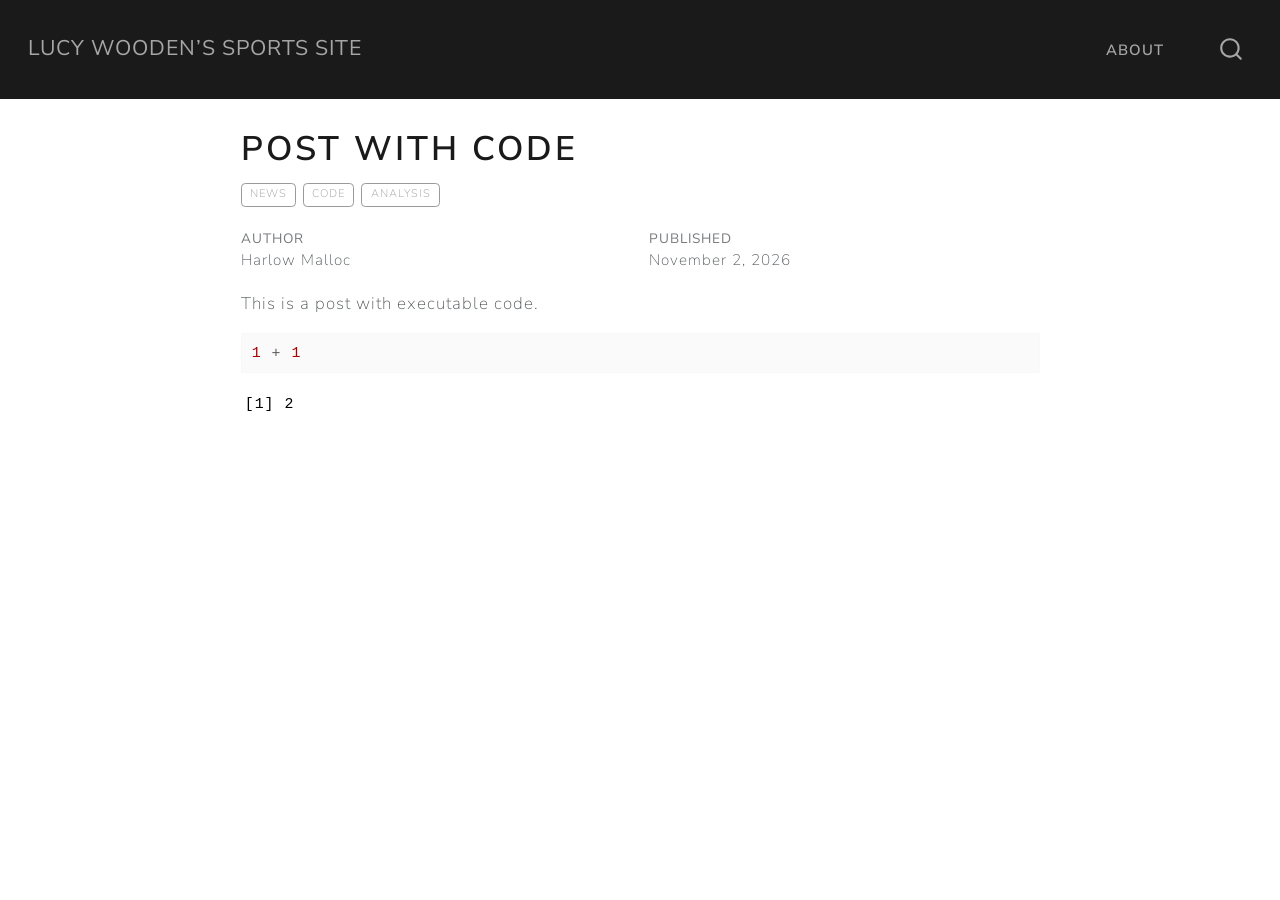
<file: post-with-code/index.html>
<!DOCTYPE html>
<html xmlns="http://www.w3.org/1999/xhtml" lang="en" xml:lang="en"><head>

<meta charset="utf-8">
<meta name="generator" content="quarto-1.11.9">

<meta name="viewport" content="width=device-width, initial-scale=1.0, user-scalable=yes">

<meta name="author" content="Harlow Malloc">
<meta name="dcterms.date" content="2026-11-02">

<title>Post With Code – Lucy Wooden’s Sports Site</title>
<style>
/* Default styles provided by pandoc.
** See https://pandoc.org/MANUAL.html#variables-for-html for config info.
*/
span.smallcaps{font-variant: small-caps;}
div.columns{display: flex; gap: 1.5em;}
div.column{flex: auto;}
@media screen {
div.columns{gap: min(4vw, 1.5em);}
div.column{overflow-x: auto;}
}
div.hanging-indent{margin-left: 1.5em; text-indent: -1.5em;}
ul.task-list{list-style: none;}
ul.task-list li input[type="checkbox"] {
  width: 0.8em;
  margin: 0 0.8em 0.2em -1em; /* quarto-specific, see https://github.com/quarto-dev/quarto-cli/issues/4556 */ 
  vertical-align: middle;
}
/* CSS for syntax highlighting */
html { -webkit-text-size-adjust: 100%; }
pre > code.sourceCode { white-space: pre; position: relative; }
pre > code.sourceCode > span { display: inline-block; line-height: 1.25; }
pre > code.sourceCode > span:empty { height: 1.2em; }
.sourceCode { overflow: visible; }
code.sourceCode > span { color: inherit; text-decoration: inherit; }
div.sourceCode { margin: 1em 0; }
pre.sourceCode { margin: 0; }
@media screen {
div.sourceCode { overflow: auto; }
}
@media print {
pre > code.sourceCode { white-space: pre-wrap; }
pre > code.sourceCode > span { text-indent: -5em; padding-left: 5em; }
}
pre.numberSource code
  { counter-reset: source-line 0; }
pre.numberSource code > span
  { position: relative; left: -4em; counter-increment: source-line; }
pre.numberSource code > span > a:first-child::before
  { content: counter(source-line);
    position: relative; left: -1em; text-align: right; vertical-align: baseline;
    border: none; display: inline-block;
    -webkit-touch-callout: none; -webkit-user-select: none;
    -khtml-user-select: none; -moz-user-select: none;
    -ms-user-select: none; user-select: none;
    padding: 0 4px; width: 4em;
  }
pre.numberSource { margin-left: 3em;  padding-left: 4px; }
div.sourceCode
  {   }
@media screen {
pre > code.sourceCode > span > a:first-child::before { text-decoration: underline; }
}
</style>


<script src="../site_libs/quarto-nav/quarto-nav.js"></script>
<script src="../site_libs/quarto-nav/headroom.min.js"></script>
<script src="../site_libs/clipboard/clipboard.min.js"></script>
<script src="../site_libs/quarto-search/autocomplete.umd.js"></script>
<script src="../site_libs/quarto-search/fuse.min.js"></script>
<script src="../site_libs/quarto-search/quarto-search.js"></script>
<meta name="quarto:offset" content="../">
<script src="../site_libs/quarto-html/quarto.js" type="module"></script>
<script src="../site_libs/quarto-html/tabsets/tabsets.js" type="module"></script>
<script src="../site_libs/quarto-html/scrollable-regions/scrollable-regions.js" type="module"></script>
<script src="../site_libs/quarto-html/popper.min.js"></script>
<script src="../site_libs/quarto-html/tippy.umd.min.js"></script>
<script src="../site_libs/quarto-html/anchor.min.js"></script>
<link href="../site_libs/quarto-html/tippy.css" rel="stylesheet">
<link href="../site_libs/quarto-html/quarto-syntax-highlighting-63b5708e65d6cd79cd7618c58d0c21e7.css" rel="stylesheet" id="quarto-text-highlighting-styles">
<script src="../site_libs/bootstrap/bootstrap.min.js"></script>
<link href="../site_libs/bootstrap/bootstrap-icons.css" rel="stylesheet">
<link href="../site_libs/bootstrap/bootstrap-638e73c765464d896707f5aad2e9b839.min.css" rel="stylesheet" append-hash="true" id="quarto-bootstrap" data-mode="light">
<script id="quarto-search-options" type="application/json">{
  "location": "navbar",
  "copy-button": false,
  "collapse-after": 3,
  "panel-placement": "end",
  "type": "overlay",
  "limit": 50,
  "keyboard-shortcut": [
    "f",
    "/",
    "s"
  ],
  "show-item-context": false,
  "language": {
    "search-no-results-text": "No results",
    "search-matching-documents-text": "matching documents",
    "search-copy-link-title": "Copy link to search",
    "search-hide-matches-text": "Hide additional matches",
    "search-more-match-text": "more match in this document",
    "search-more-matches-text": "more matches in this document",
    "search-clear-button-title": "Clear",
    "search-text-placeholder": "",
    "search-detached-cancel-button-title": "Cancel",
    "search-submit-button-title": "Submit",
    "search-label": "Search"
  }
}</script>


<link rel="stylesheet" href="../styles.css">
</head>

<body class="nav-fixed fullcontent quarto-light"><a id="quarto-skip-link" class="visually-hidden-focusable" href="#quarto-document-content">Skip to main content</a>

<div id="quarto-search-results"></div>
  <header id="quarto-header" class="headroom fixed-top">
    <nav class="navbar navbar-expand-lg " data-bs-theme="dark" aria-label="Site">
      <div class="navbar-container container-fluid">
      <div class="navbar-brand-container mx-auto">
    <a class="navbar-brand" href="../index.html">
    <span class="navbar-title">Lucy Wooden’s Sports Site</span>
    </a>
  </div>
          <button class="navbar-toggler" type="button" data-bs-toggle="collapse" data-bs-target="#navbarCollapse" aria-controls="navbarCollapse" aria-expanded="false" aria-label="Toggle navigation" onclick="if (window.quartoToggleHeadroom) { window.quartoToggleHeadroom(); }">
  <span class="navbar-toggler-icon"></span>
</button>
          <div class="collapse navbar-collapse" id="navbarCollapse">
            <ul class="navbar-nav navbar-nav-scroll ms-auto">
  <li class="nav-item">
    <a class="nav-link" href="../about.html"> 
<span class="menu-text">About</span></a>
  </li>  
</ul>
          </div> <!-- /navcollapse -->
            <div class="quarto-navbar-tools">
</div>
            <div id="quarto-search" class="" title="Search"></div>
      </div> <!-- /container-fluid -->
    </nav>
</header>
<!-- content -->
<div id="quarto-content" class="quarto-container page-columns page-rows-contents page-layout-article page-navbar">
<!-- sidebar -->
<!-- margin-sidebar -->
    
<!-- main -->
<main class="content" id="quarto-document-content" tabindex="-1">

<header id="title-block-header" class="quarto-title-block default">
<div class="quarto-title">
<h1 class="title">Post With Code</h1>
  <div class="quarto-categories">
    <div class="quarto-category">news</div>
    <div class="quarto-category">code</div>
    <div class="quarto-category">analysis</div>
  </div>
  </div>



<div class="quarto-title-meta">

    <div>
    <div class="quarto-title-meta-heading">Author</div>
    <div class="quarto-title-meta-contents">
             <p>Harlow Malloc </p>
          </div>
  </div>
    
    <div>
    <div class="quarto-title-meta-heading">Published</div>
    <div class="quarto-title-meta-contents">
      <p class="date">November 2, 2026</p>
    </div>
  </div>
  
    
  </div>
  


</header>


<p>This is a post with executable code.</p>
<div class="cell">
<div class="code-copy-outer-scaffold"><div class="sourceCode cell-code" id="cb1"><pre class="sourceCode r code-with-copy"><code class="sourceCode r"><span id="cb1-1"><a href="#cb1-1" aria-hidden="true" tabindex="-1"></a><span class="dv">1</span> <span class="sc">+</span> <span class="dv">1</span></span></code></pre></div><button title="Copy to Clipboard" class="code-copy-button"><i class="bi"></i></button></div>
<div class="cell-output cell-output-stdout">
<pre><code>[1] 2</code></pre>
</div>
</div>



</main> <!-- /main -->
<script id="quarto-html-after-body" type="application/javascript">
  window.document.addEventListener("DOMContentLoaded", function (event) {
    const icon = "";
    const anchorJS = new window.AnchorJS();
    anchorJS.options = {
      placement: 'right',
      icon: icon
    };
    anchorJS.add('.anchored');
    const isCodeAnnotation = (el) => {
      for (const clz of el.classList) {
        if (clz.startsWith('code-annotation-')) {                     
          return true;
        }
      }
      return false;
    }
    const onCopySuccess = function(e) {
      // button target
      const button = e.trigger;
      // don't keep focus
      button.blur();
      // flash "checked"
      button.classList.add('code-copy-button-checked');
      var currentTitle = button.getAttribute("title");
      button.setAttribute("title", "Copied!");
      let tooltip;
      if (window.bootstrap) {
        button.setAttribute("data-bs-toggle", "tooltip");
        button.setAttribute("data-bs-placement", "left");
        button.setAttribute("data-bs-title", "Copied!");
        tooltip = new bootstrap.Tooltip(button, 
          { trigger: "manual", 
            customClass: "code-copy-button-tooltip",
            offset: [0, -8]});
        tooltip.show();    
      }
      setTimeout(function() {
        if (tooltip) {
          tooltip.hide();
          button.removeAttribute("data-bs-title");
          button.removeAttribute("data-bs-toggle");
          button.removeAttribute("data-bs-placement");
        }
        button.setAttribute("title", currentTitle);
        button.classList.remove('code-copy-button-checked');
      }, 1000);
      // clear code selection
      e.clearSelection();
    }
    const getTextToCopy = function(trigger) {
      const outerScaffold = trigger.parentElement.cloneNode(true);
      const codeEl = outerScaffold.querySelector('code');
      for (const childEl of codeEl.children) {
        if (isCodeAnnotation(childEl)) {
          childEl.remove();
        }
      }
      return codeEl.innerText;
    }
    const clipboard = new window.ClipboardJS('.code-copy-button:not([data-in-quarto-modal])', {
      text: getTextToCopy
    });
    clipboard.on('success', onCopySuccess);
    if (window.document.getElementById('quarto-embedded-source-code-modal')) {
      const clipboardModal = new window.ClipboardJS('.code-copy-button[data-in-quarto-modal]', {
        text: getTextToCopy,
        container: window.document.getElementById('quarto-embedded-source-code-modal')
      });
      clipboardModal.on('success', onCopySuccess);
    }
      var localhostRegex = new RegExp(/^(?:http|https):\/\/localhost\:?[0-9]*\//);
      var mailtoRegex = new RegExp(/^mailto:/);
        var filterRegex = new RegExp("https:\/\/your-website-url\.example\.com");
      var isInternal = (href) => {
          return filterRegex.test(href) || localhostRegex.test(href) || mailtoRegex.test(href);
      }
      // Inspect non-navigation links and adorn them if external
      window.quartoDecorateExternalLinks = function (root) {
     var links = (root || window.document).querySelectorAll('a[href]:not(.nav-link):not(.navbar-brand):not(.toc-action):not(.sidebar-link):not(.sidebar-item-toggle):not(.pagination-link):not(.no-external):not([aria-hidden]):not(.dropdown-item):not(.quarto-navigation-tool):not(.about-link)');
      for (var i=0; i<links.length; i++) {
        const link = links[i];
        if (!isInternal(link.href)) {
          // undo the damage that might have been done by quarto-nav.js in the case of
          // links that we want to consider external
          if (link.dataset.originalHref !== undefined) {
            link.href = link.dataset.originalHref;
          }
          if (!link.classList.contains('no-external-icon')) {
          }
        }
      }
      };
      window.quartoDecorateExternalLinks(window.document);
    // Esc closes the popup (WCAG 1.4.13) and focus leaving both trigger and
    // popup closes it (WCAG 2.4.11); tippy handles neither for interactive popups.
    const hideOnEscAndFocusOut = {
      name: 'hideOnEscAndFocusOut',
      defaultValue: true,
      fn(instance) {
        const dismiss = () => {
          // A show scheduled by the trigger delay would otherwise reopen it
          instance.clearDelayTimeouts();
          instance.hide();
        };
        const onKeyDown = (event) => {
          if (event.key !== 'Escape') {
            return;
          }
          // Keep Esc from also reaching page handlers (e.g. reveal.js overview),
          // except an open reveal.js slide menu, which Esc should close too.
          // The menu handles keys only when its keyboard option is on.
          const menuHandlesEsc = window.Reveal?.getPlugin?.('menu')?.isOpen() &&
            window.Reveal.getConfig().menu?.keyboard !== false;
          if (!menuHandlesEsc) {
            event.stopPropagation();
          }
          if (instance.popper.contains(window.document.activeElement)) {
            // Disabled while refocusing so the focus trigger does not reopen it
            instance.disable();
            instance.reference.focus();
            instance.enable();
          }
          dismiss();
        };
        const onFocusOut = (event) => {
          const target = event.relatedTarget;
          if (target && !instance.reference.contains(target) &&
              !instance.popper.contains(target)) {
            dismiss();
          }
        };
        // On the trigger too: a click trigger (code-annotations: select) has no
        // blur handling. Attached for the instance's lifetime so leaving the
        // trigger also cancels a show still pending on the trigger delay.
        instance.reference.addEventListener('focusout', onFocusOut);
        return {
          onShow() {
            window.document.addEventListener('keydown', onKeyDown, true);
            instance.popper.addEventListener('focusout', onFocusOut);
          },
          onHide() {
            window.document.removeEventListener('keydown', onKeyDown, true);
            instance.popper.removeEventListener('focusout', onFocusOut);
          },
          onDestroy() {
            instance.reference.removeEventListener('focusout', onFocusOut);
          },
        };
      },
    };
    function tippyHover(el, contentFn, onTriggerFn, onUntriggerFn) {
      const config = {
        allowHTML: true,
        maxWidth: 500,
        delay: 100,
        arrow: false,
        appendTo: function(el) {
            return el.parentElement;
        },
        interactive: true,
        interactiveBorder: 10,
        theme: 'quarto',
        placement: 'bottom-start',
        plugins: [hideOnEscAndFocusOut],
      };
      if (contentFn) {
        config.content = contentFn;
      }
      if (onTriggerFn) {
        config.onTrigger = onTriggerFn;
      }
      if (onUntriggerFn) {
        config.onUntrigger = onUntriggerFn;
      }
      window.tippy(el, config); 
    }
    const noterefs = window.document.querySelectorAll('a[role="doc-noteref"]');
    for (var i=0; i<noterefs.length; i++) {
      const ref = noterefs[i];
      tippyHover(ref, function() {
        // use id or data attribute instead here
        let href = ref.getAttribute('data-footnote-href') || ref.getAttribute('href');
        try { href = new URL(href).hash; } catch {}
        const id = href.replace(/^#\/?/, "");
        const note = window.document.getElementById(id);
        if (note) {
          return note.innerHTML;
        } else {
          return "";
        }
      });
    }
    const xrefs = window.document.querySelectorAll('a.quarto-xref');
    const processXRef = (id, note) => {
      // Strip column container classes
      const stripColumnClz = (el) => {
        el.classList.remove("page-full", "page-columns");
        if (el.children) {
          for (const child of el.children) {
            stripColumnClz(child);
          }
        }
      }
      stripColumnClz(note)
      if (id === null || id.startsWith('sec-')) {
        // Special case sections, only their first couple elements
        const container = document.createElement("div");
        if (note.children && note.children.length > 2) {
          container.appendChild(note.children[0].cloneNode(true));
          for (let i = 1; i < note.children.length; i++) {
            const child = note.children[i];
            if (child.tagName === "P" && child.innerText === "") {
              continue;
            } else {
              container.appendChild(child.cloneNode(true));
              break;
            }
          }
          if (window.Quarto?.typesetMath) {
            window.Quarto.typesetMath(container);
          }
          return container.innerHTML
        } else {
          if (window.Quarto?.typesetMath) {
            window.Quarto.typesetMath(note);
          }
          return note.innerHTML;
        }
      } else {
        // Remove any anchor links if they are present
        const anchorLink = note.querySelector('a.anchorjs-link');
        if (anchorLink) {
          anchorLink.remove();
        }
        if (window.Quarto?.typesetMath) {
          window.Quarto.typesetMath(note);
        }
        if (note.classList.contains("callout")) {
          return note.outerHTML;
        } else {
          return note.innerHTML;
        }
      }
    }
    for (var i=0; i<xrefs.length; i++) {
      const xref = xrefs[i];
      tippyHover(xref, undefined, function(instance) {
        instance.disable();
        let url = xref.getAttribute('href');
        let hash = undefined; 
        if (url.startsWith('#')) {
          hash = url;
        } else {
          try { hash = new URL(url).hash; } catch {}
        }
        if (hash) {
          const id = hash.replace(/^#\/?/, "");
          const note = window.document.getElementById(id);
          if (note !== null) {
            try {
              const html = processXRef(id, note.cloneNode(true));
              instance.setContent(html);
            } finally {
              instance.enable();
              instance.show();
            }
          } else {
            // See if we can fetch this
            fetch(url.split('#')[0])
            .then(res => res.text())
            .then(html => {
              const parser = new DOMParser();
              const htmlDoc = parser.parseFromString(html, "text/html");
              const note = htmlDoc.getElementById(id);
              if (note !== null) {
                const html = processXRef(id, note);
                instance.setContent(html);
              } 
            }).finally(() => {
              instance.enable();
              instance.show();
            });
          }
        } else {
          // See if we can fetch a full url (with no hash to target)
          // This is a special case and we should probably do some content thinning / targeting
          fetch(url)
          .then(res => res.text())
          .then(html => {
            const parser = new DOMParser();
            const htmlDoc = parser.parseFromString(html, "text/html");
            const note = htmlDoc.querySelector('main.content');
            if (note !== null) {
              // This should only happen for chapter cross references
              // (since there is no id in the URL)
              // remove the first header
              if (note.children.length > 0 && note.children[0].tagName === "HEADER") {
                note.children[0].remove();
              }
              const html = processXRef(null, note);
              instance.setContent(html);
            } 
          }).finally(() => {
            instance.enable();
            instance.show();
          });
        }
      }, function(instance) {
      });
    }
        let selectedAnnoteEl;
        const selectorForAnnotation = ( cell, annotation) => {
          let cellAttr = 'data-code-cell="' + cell + '"';
          let lineAttr = 'data-code-annotation="' +  annotation + '"';
          const selector = 'span[' + cellAttr + '][' + lineAttr + ']';
          return selector;
        }
        const selectCodeLines = (annoteEl) => {
          const doc = window.document;
          const targetCell = annoteEl.getAttribute("data-target-cell");
          const targetAnnotation = annoteEl.getAttribute("data-target-annotation");
          const annoteSpan = window.document.querySelector(selectorForAnnotation(targetCell, targetAnnotation));
          const lines = annoteSpan.getAttribute("data-code-lines").split(",");
          const lineIds = lines.map((line) => {
            return targetCell + "-" + line;
          })
          // Each band is positioned against its own containing block, which is
          // not the offsetParent of the lines, so place it from client rects.
          const placeBand = (band, firstEl, lastEl, codeBlock) => {
            const container = band.offsetParent;
            if (container === null) {
              return;
            }
            const containerRect = container.getBoundingClientRect();
            // Reveal.js scales slides with a transform, so convert client
            // pixels back to the CSS pixels of the container.
            const scale = containerRect.height / container.offsetHeight || 1;
            const firstRect = firstEl.getBoundingClientRect();
            const lastRect = lastEl.getBoundingClientRect();
            const top = (firstRect.top - containerRect.top) / scale - container.clientTop + container.scrollTop;
            const height = (lastRect.bottom - firstRect.top) / scale;
            band.style.top = top - 2 + "px";
            band.style.height = height + 4 + "px";
            if (codeBlock) {
              // Without the copy button wrapper, the containing block is wider
              // than the code block, so span the code block explicitly.
              const blockRect = codeBlock.getBoundingClientRect();
              band.style.left = (blockRect.left - containerRect.left) / scale - container.clientLeft + container.scrollLeft + "px";
              band.style.width = blockRect.width / scale + "px";
            }
          };
          if (lineIds.length > 0) {
            const el = window.document.getElementById(lineIds[0]);
            const lastEl = window.document.getElementById(lineIds[lineIds.length - 1]);
            const parent = el.parentElement.parentElement;
            // cook up a div (if necessary) and position it
            let div = window.document.getElementById("code-annotation-line-highlight");
            if (div === null) {
              div = window.document.createElement("div");
              div.setAttribute("id", "code-annotation-line-highlight");
              div.style.position = 'absolute';
              parent.appendChild(div);
            }
            placeBand(div, el, lastEl, parent.closest("div.sourceCode") || parent);
            let gutterDiv = window.document.getElementById("code-annotation-line-highlight-gutter");
            if (gutterDiv === null) {
              gutterDiv = window.document.createElement("div");
              gutterDiv.setAttribute("id", "code-annotation-line-highlight-gutter");
              gutterDiv.style.position = 'absolute';
              const codeCell = window.document.getElementById(targetCell);
              const gutter = codeCell.querySelector('.code-annotation-gutter');
              gutter.appendChild(gutterDiv);
            }
            placeBand(gutterDiv, el, lastEl);
            selectedAnnoteEl = annoteEl;
          }
        };
        const unselectCodeLines = () => {
          const elementsIds = ["code-annotation-line-highlight", "code-annotation-line-highlight-gutter"];
          elementsIds.forEach((elId) => {
            const div = window.document.getElementById(elId);
            if (div) {
              div.remove();
            }
          });
          selectedAnnoteEl = undefined;
        };
          // Handle positioning of the toggle
      window.addEventListener(
        "resize",
        throttle(() => {
          elRect = undefined;
          if (selectedAnnoteEl) {
            selectCodeLines(selectedAnnoteEl);
          }
        }, 10)
      );
      function throttle(fn, ms) {
      let throttle = false;
      let timer;
        return (...args) => {
          if(!throttle) { // first call gets through
              fn.apply(this, args);
              throttle = true;
          } else { // all the others get throttled
              if(timer) clearTimeout(timer); // cancel #2
              timer = setTimeout(() => {
                fn.apply(this, args);
                timer = throttle = false;
              }, ms);
          }
        };
      }
        // Attach click handler to the DT
        const annoteDls = window.document.querySelectorAll('dt[data-target-cell]');
        for (const annoteDlNode of annoteDls) {
          annoteDlNode.addEventListener('click', (event) => {
            const clickedEl = event.target;
            if (clickedEl !== selectedAnnoteEl) {
              unselectCodeLines();
              const activeEl = window.document.querySelector('dt[data-target-cell].code-annotation-active');
              if (activeEl) {
                activeEl.classList.remove('code-annotation-active');
              }
              selectCodeLines(clickedEl);
              clickedEl.classList.add('code-annotation-active');
            } else {
              // Unselect the line
              unselectCodeLines();
              clickedEl.classList.remove('code-annotation-active');
            }
          });
        }
    const findCites = (el) => {
      const parentEl = el.parentElement;
      if (parentEl) {
        const cites = parentEl.dataset.cites;
        if (cites) {
          return {
            el,
            cites: cites.split(' ')
          };
        } else {
          return findCites(el.parentElement)
        }
      } else {
        return undefined;
      }
    };
    var bibliorefs = window.document.querySelectorAll('a[role="doc-biblioref"]');
    for (var i=0; i<bibliorefs.length; i++) {
      const ref = bibliorefs[i];
      const citeInfo = findCites(ref);
      if (citeInfo) {
        tippyHover(citeInfo.el, function() {
          var popup = window.document.createElement('div');
          citeInfo.cites.forEach(function(cite) {
            var citeDiv = window.document.createElement('div');
            citeDiv.classList.add('hanging-indent');
            citeDiv.classList.add('csl-entry');
            var biblioDiv = window.document.getElementById('ref-' + cite);
            if (biblioDiv) {
              citeDiv.innerHTML = biblioDiv.innerHTML;
            }
            popup.appendChild(citeDiv);
          });
          return popup.innerHTML;
        });
      }
    }
  });
  </script>
  <script type="application/javascript">
  window.quartoScrollableRegionsLabels = {"code":"Scrollable code","output":"Scrollable output"};
  </script>
</div> <!-- /content -->




</body></html>
</file>
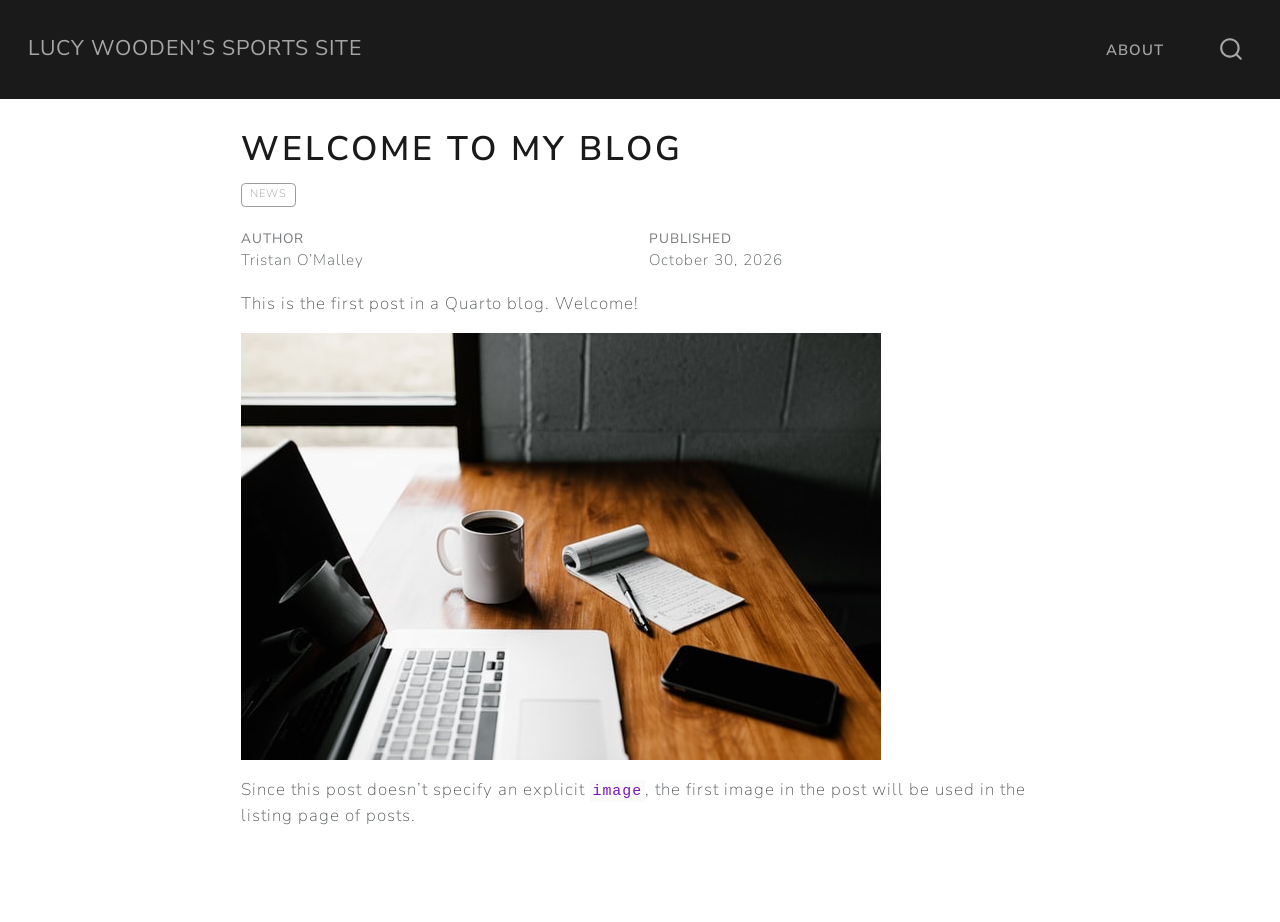
<file: welcome/index.html>
<!DOCTYPE html>
<html xmlns="http://www.w3.org/1999/xhtml" lang="en" xml:lang="en"><head>

<meta charset="utf-8">
<meta name="generator" content="quarto-1.11.9">

<meta name="viewport" content="width=device-width, initial-scale=1.0, user-scalable=yes">

<meta name="author" content="Tristan O’Malley">
<meta name="dcterms.date" content="2026-10-30">

<title>Welcome To My Blog – Lucy Wooden’s Sports Site</title>
<style>
/* Default styles provided by pandoc.
** See https://pandoc.org/MANUAL.html#variables-for-html for config info.
*/
span.smallcaps{font-variant: small-caps;}
div.columns{display: flex; gap: 1.5em;}
div.column{flex: auto;}
@media screen {
div.columns{gap: min(4vw, 1.5em);}
div.column{overflow-x: auto;}
}
div.hanging-indent{margin-left: 1.5em; text-indent: -1.5em;}
ul.task-list{list-style: none;}
ul.task-list li input[type="checkbox"] {
  width: 0.8em;
  margin: 0 0.8em 0.2em -1em; /* quarto-specific, see https://github.com/quarto-dev/quarto-cli/issues/4556 */ 
  vertical-align: middle;
}
</style>


<script src="../site_libs/quarto-nav/quarto-nav.js"></script>
<script src="../site_libs/quarto-nav/headroom.min.js"></script>
<script src="../site_libs/clipboard/clipboard.min.js"></script>
<script src="../site_libs/quarto-search/autocomplete.umd.js"></script>
<script src="../site_libs/quarto-search/fuse.min.js"></script>
<script src="../site_libs/quarto-search/quarto-search.js"></script>
<meta name="quarto:offset" content="../">
<script src="../site_libs/quarto-html/quarto.js" type="module"></script>
<script src="../site_libs/quarto-html/tabsets/tabsets.js" type="module"></script>
<script src="../site_libs/quarto-html/scrollable-regions/scrollable-regions.js" type="module"></script>
<script src="../site_libs/quarto-html/popper.min.js"></script>
<script src="../site_libs/quarto-html/tippy.umd.min.js"></script>
<script src="../site_libs/quarto-html/anchor.min.js"></script>
<link href="../site_libs/quarto-html/tippy.css" rel="stylesheet">
<link href="../site_libs/quarto-html/quarto-syntax-highlighting-63b5708e65d6cd79cd7618c58d0c21e7.css" rel="stylesheet" id="quarto-text-highlighting-styles">
<script src="../site_libs/bootstrap/bootstrap.min.js"></script>
<link href="../site_libs/bootstrap/bootstrap-icons.css" rel="stylesheet">
<link href="../site_libs/bootstrap/bootstrap-638e73c765464d896707f5aad2e9b839.min.css" rel="stylesheet" append-hash="true" id="quarto-bootstrap" data-mode="light">
<script id="quarto-search-options" type="application/json">{
  "location": "navbar",
  "copy-button": false,
  "collapse-after": 3,
  "panel-placement": "end",
  "type": "overlay",
  "limit": 50,
  "keyboard-shortcut": [
    "f",
    "/",
    "s"
  ],
  "show-item-context": false,
  "language": {
    "search-no-results-text": "No results",
    "search-matching-documents-text": "matching documents",
    "search-copy-link-title": "Copy link to search",
    "search-hide-matches-text": "Hide additional matches",
    "search-more-match-text": "more match in this document",
    "search-more-matches-text": "more matches in this document",
    "search-clear-button-title": "Clear",
    "search-text-placeholder": "",
    "search-detached-cancel-button-title": "Cancel",
    "search-submit-button-title": "Submit",
    "search-label": "Search"
  }
}</script>


<link rel="stylesheet" href="../styles.css">
</head>

<body class="nav-fixed fullcontent quarto-light"><a id="quarto-skip-link" class="visually-hidden-focusable" href="#quarto-document-content">Skip to main content</a>

<div id="quarto-search-results"></div>
  <header id="quarto-header" class="headroom fixed-top">
    <nav class="navbar navbar-expand-lg " data-bs-theme="dark" aria-label="Site">
      <div class="navbar-container container-fluid">
      <div class="navbar-brand-container mx-auto">
    <a class="navbar-brand" href="../index.html">
    <span class="navbar-title">Lucy Wooden’s Sports Site</span>
    </a>
  </div>
          <button class="navbar-toggler" type="button" data-bs-toggle="collapse" data-bs-target="#navbarCollapse" aria-controls="navbarCollapse" aria-expanded="false" aria-label="Toggle navigation" onclick="if (window.quartoToggleHeadroom) { window.quartoToggleHeadroom(); }">
  <span class="navbar-toggler-icon"></span>
</button>
          <div class="collapse navbar-collapse" id="navbarCollapse">
            <ul class="navbar-nav navbar-nav-scroll ms-auto">
  <li class="nav-item">
    <a class="nav-link" href="../about.html"> 
<span class="menu-text">About</span></a>
  </li>  
</ul>
          </div> <!-- /navcollapse -->
            <div class="quarto-navbar-tools">
</div>
            <div id="quarto-search" class="" title="Search"></div>
      </div> <!-- /container-fluid -->
    </nav>
</header>
<!-- content -->
<div id="quarto-content" class="quarto-container page-columns page-rows-contents page-layout-article page-navbar">
<!-- sidebar -->
<!-- margin-sidebar -->
    
<!-- main -->
<main class="content" id="quarto-document-content" tabindex="-1">

<header id="title-block-header" class="quarto-title-block default">
<div class="quarto-title">
<h1 class="title">Welcome To My Blog</h1>
  <div class="quarto-categories">
    <div class="quarto-category">news</div>
  </div>
  </div>



<div class="quarto-title-meta">

    <div>
    <div class="quarto-title-meta-heading">Author</div>
    <div class="quarto-title-meta-contents">
             <p>Tristan O’Malley </p>
          </div>
  </div>
    
    <div>
    <div class="quarto-title-meta-heading">Published</div>
    <div class="quarto-title-meta-contents">
      <p class="date">October 30, 2026</p>
    </div>
  </div>
  
    
  </div>
  


</header>


<p>This is the first post in a Quarto blog. Welcome!</p>
<p><img src="thumbnail.jpg" class="img-fluid"></p>
<p>Since this post doesn’t specify an explicit <code>image</code>, the first image in the post will be used in the listing page of posts.</p>



</main> <!-- /main -->
<script id="quarto-html-after-body" type="application/javascript">
  window.document.addEventListener("DOMContentLoaded", function (event) {
    const icon = "";
    const anchorJS = new window.AnchorJS();
    anchorJS.options = {
      placement: 'right',
      icon: icon
    };
    anchorJS.add('.anchored');
    const isCodeAnnotation = (el) => {
      for (const clz of el.classList) {
        if (clz.startsWith('code-annotation-')) {                     
          return true;
        }
      }
      return false;
    }
    const onCopySuccess = function(e) {
      // button target
      const button = e.trigger;
      // don't keep focus
      button.blur();
      // flash "checked"
      button.classList.add('code-copy-button-checked');
      var currentTitle = button.getAttribute("title");
      button.setAttribute("title", "Copied!");
      let tooltip;
      if (window.bootstrap) {
        button.setAttribute("data-bs-toggle", "tooltip");
        button.setAttribute("data-bs-placement", "left");
        button.setAttribute("data-bs-title", "Copied!");
        tooltip = new bootstrap.Tooltip(button, 
          { trigger: "manual", 
            customClass: "code-copy-button-tooltip",
            offset: [0, -8]});
        tooltip.show();    
      }
      setTimeout(function() {
        if (tooltip) {
          tooltip.hide();
          button.removeAttribute("data-bs-title");
          button.removeAttribute("data-bs-toggle");
          button.removeAttribute("data-bs-placement");
        }
        button.setAttribute("title", currentTitle);
        button.classList.remove('code-copy-button-checked');
      }, 1000);
      // clear code selection
      e.clearSelection();
    }
    const getTextToCopy = function(trigger) {
      const outerScaffold = trigger.parentElement.cloneNode(true);
      const codeEl = outerScaffold.querySelector('code');
      for (const childEl of codeEl.children) {
        if (isCodeAnnotation(childEl)) {
          childEl.remove();
        }
      }
      return codeEl.innerText;
    }
    const clipboard = new window.ClipboardJS('.code-copy-button:not([data-in-quarto-modal])', {
      text: getTextToCopy
    });
    clipboard.on('success', onCopySuccess);
    if (window.document.getElementById('quarto-embedded-source-code-modal')) {
      const clipboardModal = new window.ClipboardJS('.code-copy-button[data-in-quarto-modal]', {
        text: getTextToCopy,
        container: window.document.getElementById('quarto-embedded-source-code-modal')
      });
      clipboardModal.on('success', onCopySuccess);
    }
      var localhostRegex = new RegExp(/^(?:http|https):\/\/localhost\:?[0-9]*\//);
      var mailtoRegex = new RegExp(/^mailto:/);
        var filterRegex = new RegExp("https:\/\/your-website-url\.example\.com");
      var isInternal = (href) => {
          return filterRegex.test(href) || localhostRegex.test(href) || mailtoRegex.test(href);
      }
      // Inspect non-navigation links and adorn them if external
      window.quartoDecorateExternalLinks = function (root) {
     var links = (root || window.document).querySelectorAll('a[href]:not(.nav-link):not(.navbar-brand):not(.toc-action):not(.sidebar-link):not(.sidebar-item-toggle):not(.pagination-link):not(.no-external):not([aria-hidden]):not(.dropdown-item):not(.quarto-navigation-tool):not(.about-link)');
      for (var i=0; i<links.length; i++) {
        const link = links[i];
        if (!isInternal(link.href)) {
          // undo the damage that might have been done by quarto-nav.js in the case of
          // links that we want to consider external
          if (link.dataset.originalHref !== undefined) {
            link.href = link.dataset.originalHref;
          }
          if (!link.classList.contains('no-external-icon')) {
          }
        }
      }
      };
      window.quartoDecorateExternalLinks(window.document);
    // Esc closes the popup (WCAG 1.4.13) and focus leaving both trigger and
    // popup closes it (WCAG 2.4.11); tippy handles neither for interactive popups.
    const hideOnEscAndFocusOut = {
      name: 'hideOnEscAndFocusOut',
      defaultValue: true,
      fn(instance) {
        const dismiss = () => {
          // A show scheduled by the trigger delay would otherwise reopen it
          instance.clearDelayTimeouts();
          instance.hide();
        };
        const onKeyDown = (event) => {
          if (event.key !== 'Escape') {
            return;
          }
          // Keep Esc from also reaching page handlers (e.g. reveal.js overview),
          // except an open reveal.js slide menu, which Esc should close too.
          // The menu handles keys only when its keyboard option is on.
          const menuHandlesEsc = window.Reveal?.getPlugin?.('menu')?.isOpen() &&
            window.Reveal.getConfig().menu?.keyboard !== false;
          if (!menuHandlesEsc) {
            event.stopPropagation();
          }
          if (instance.popper.contains(window.document.activeElement)) {
            // Disabled while refocusing so the focus trigger does not reopen it
            instance.disable();
            instance.reference.focus();
            instance.enable();
          }
          dismiss();
        };
        const onFocusOut = (event) => {
          const target = event.relatedTarget;
          if (target && !instance.reference.contains(target) &&
              !instance.popper.contains(target)) {
            dismiss();
          }
        };
        // On the trigger too: a click trigger (code-annotations: select) has no
        // blur handling. Attached for the instance's lifetime so leaving the
        // trigger also cancels a show still pending on the trigger delay.
        instance.reference.addEventListener('focusout', onFocusOut);
        return {
          onShow() {
            window.document.addEventListener('keydown', onKeyDown, true);
            instance.popper.addEventListener('focusout', onFocusOut);
          },
          onHide() {
            window.document.removeEventListener('keydown', onKeyDown, true);
            instance.popper.removeEventListener('focusout', onFocusOut);
          },
          onDestroy() {
            instance.reference.removeEventListener('focusout', onFocusOut);
          },
        };
      },
    };
    function tippyHover(el, contentFn, onTriggerFn, onUntriggerFn) {
      const config = {
        allowHTML: true,
        maxWidth: 500,
        delay: 100,
        arrow: false,
        appendTo: function(el) {
            return el.parentElement;
        },
        interactive: true,
        interactiveBorder: 10,
        theme: 'quarto',
        placement: 'bottom-start',
        plugins: [hideOnEscAndFocusOut],
      };
      if (contentFn) {
        config.content = contentFn;
      }
      if (onTriggerFn) {
        config.onTrigger = onTriggerFn;
      }
      if (onUntriggerFn) {
        config.onUntrigger = onUntriggerFn;
      }
      window.tippy(el, config); 
    }
    const noterefs = window.document.querySelectorAll('a[role="doc-noteref"]');
    for (var i=0; i<noterefs.length; i++) {
      const ref = noterefs[i];
      tippyHover(ref, function() {
        // use id or data attribute instead here
        let href = ref.getAttribute('data-footnote-href') || ref.getAttribute('href');
        try { href = new URL(href).hash; } catch {}
        const id = href.replace(/^#\/?/, "");
        const note = window.document.getElementById(id);
        if (note) {
          return note.innerHTML;
        } else {
          return "";
        }
      });
    }
    const xrefs = window.document.querySelectorAll('a.quarto-xref');
    const processXRef = (id, note) => {
      // Strip column container classes
      const stripColumnClz = (el) => {
        el.classList.remove("page-full", "page-columns");
        if (el.children) {
          for (const child of el.children) {
            stripColumnClz(child);
          }
        }
      }
      stripColumnClz(note)
      if (id === null || id.startsWith('sec-')) {
        // Special case sections, only their first couple elements
        const container = document.createElement("div");
        if (note.children && note.children.length > 2) {
          container.appendChild(note.children[0].cloneNode(true));
          for (let i = 1; i < note.children.length; i++) {
            const child = note.children[i];
            if (child.tagName === "P" && child.innerText === "") {
              continue;
            } else {
              container.appendChild(child.cloneNode(true));
              break;
            }
          }
          if (window.Quarto?.typesetMath) {
            window.Quarto.typesetMath(container);
          }
          return container.innerHTML
        } else {
          if (window.Quarto?.typesetMath) {
            window.Quarto.typesetMath(note);
          }
          return note.innerHTML;
        }
      } else {
        // Remove any anchor links if they are present
        const anchorLink = note.querySelector('a.anchorjs-link');
        if (anchorLink) {
          anchorLink.remove();
        }
        if (window.Quarto?.typesetMath) {
          window.Quarto.typesetMath(note);
        }
        if (note.classList.contains("callout")) {
          return note.outerHTML;
        } else {
          return note.innerHTML;
        }
      }
    }
    for (var i=0; i<xrefs.length; i++) {
      const xref = xrefs[i];
      tippyHover(xref, undefined, function(instance) {
        instance.disable();
        let url = xref.getAttribute('href');
        let hash = undefined; 
        if (url.startsWith('#')) {
          hash = url;
        } else {
          try { hash = new URL(url).hash; } catch {}
        }
        if (hash) {
          const id = hash.replace(/^#\/?/, "");
          const note = window.document.getElementById(id);
          if (note !== null) {
            try {
              const html = processXRef(id, note.cloneNode(true));
              instance.setContent(html);
            } finally {
              instance.enable();
              instance.show();
            }
          } else {
            // See if we can fetch this
            fetch(url.split('#')[0])
            .then(res => res.text())
            .then(html => {
              const parser = new DOMParser();
              const htmlDoc = parser.parseFromString(html, "text/html");
              const note = htmlDoc.getElementById(id);
              if (note !== null) {
                const html = processXRef(id, note);
                instance.setContent(html);
              } 
            }).finally(() => {
              instance.enable();
              instance.show();
            });
          }
        } else {
          // See if we can fetch a full url (with no hash to target)
          // This is a special case and we should probably do some content thinning / targeting
          fetch(url)
          .then(res => res.text())
          .then(html => {
            const parser = new DOMParser();
            const htmlDoc = parser.parseFromString(html, "text/html");
            const note = htmlDoc.querySelector('main.content');
            if (note !== null) {
              // This should only happen for chapter cross references
              // (since there is no id in the URL)
              // remove the first header
              if (note.children.length > 0 && note.children[0].tagName === "HEADER") {
                note.children[0].remove();
              }
              const html = processXRef(null, note);
              instance.setContent(html);
            } 
          }).finally(() => {
            instance.enable();
            instance.show();
          });
        }
      }, function(instance) {
      });
    }
        let selectedAnnoteEl;
        const selectorForAnnotation = ( cell, annotation) => {
          let cellAttr = 'data-code-cell="' + cell + '"';
          let lineAttr = 'data-code-annotation="' +  annotation + '"';
          const selector = 'span[' + cellAttr + '][' + lineAttr + ']';
          return selector;
        }
        const selectCodeLines = (annoteEl) => {
          const doc = window.document;
          const targetCell = annoteEl.getAttribute("data-target-cell");
          const targetAnnotation = annoteEl.getAttribute("data-target-annotation");
          const annoteSpan = window.document.querySelector(selectorForAnnotation(targetCell, targetAnnotation));
          const lines = annoteSpan.getAttribute("data-code-lines").split(",");
          const lineIds = lines.map((line) => {
            return targetCell + "-" + line;
          })
          // Each band is positioned against its own containing block, which is
          // not the offsetParent of the lines, so place it from client rects.
          const placeBand = (band, firstEl, lastEl, codeBlock) => {
            const container = band.offsetParent;
            if (container === null) {
              return;
            }
            const containerRect = container.getBoundingClientRect();
            // Reveal.js scales slides with a transform, so convert client
            // pixels back to the CSS pixels of the container.
            const scale = containerRect.height / container.offsetHeight || 1;
            const firstRect = firstEl.getBoundingClientRect();
            const lastRect = lastEl.getBoundingClientRect();
            const top = (firstRect.top - containerRect.top) / scale - container.clientTop + container.scrollTop;
            const height = (lastRect.bottom - firstRect.top) / scale;
            band.style.top = top - 2 + "px";
            band.style.height = height + 4 + "px";
            if (codeBlock) {
              // Without the copy button wrapper, the containing block is wider
              // than the code block, so span the code block explicitly.
              const blockRect = codeBlock.getBoundingClientRect();
              band.style.left = (blockRect.left - containerRect.left) / scale - container.clientLeft + container.scrollLeft + "px";
              band.style.width = blockRect.width / scale + "px";
            }
          };
          if (lineIds.length > 0) {
            const el = window.document.getElementById(lineIds[0]);
            const lastEl = window.document.getElementById(lineIds[lineIds.length - 1]);
            const parent = el.parentElement.parentElement;
            // cook up a div (if necessary) and position it
            let div = window.document.getElementById("code-annotation-line-highlight");
            if (div === null) {
              div = window.document.createElement("div");
              div.setAttribute("id", "code-annotation-line-highlight");
              div.style.position = 'absolute';
              parent.appendChild(div);
            }
            placeBand(div, el, lastEl, parent.closest("div.sourceCode") || parent);
            let gutterDiv = window.document.getElementById("code-annotation-line-highlight-gutter");
            if (gutterDiv === null) {
              gutterDiv = window.document.createElement("div");
              gutterDiv.setAttribute("id", "code-annotation-line-highlight-gutter");
              gutterDiv.style.position = 'absolute';
              const codeCell = window.document.getElementById(targetCell);
              const gutter = codeCell.querySelector('.code-annotation-gutter');
              gutter.appendChild(gutterDiv);
            }
            placeBand(gutterDiv, el, lastEl);
            selectedAnnoteEl = annoteEl;
          }
        };
        const unselectCodeLines = () => {
          const elementsIds = ["code-annotation-line-highlight", "code-annotation-line-highlight-gutter"];
          elementsIds.forEach((elId) => {
            const div = window.document.getElementById(elId);
            if (div) {
              div.remove();
            }
          });
          selectedAnnoteEl = undefined;
        };
          // Handle positioning of the toggle
      window.addEventListener(
        "resize",
        throttle(() => {
          elRect = undefined;
          if (selectedAnnoteEl) {
            selectCodeLines(selectedAnnoteEl);
          }
        }, 10)
      );
      function throttle(fn, ms) {
      let throttle = false;
      let timer;
        return (...args) => {
          if(!throttle) { // first call gets through
              fn.apply(this, args);
              throttle = true;
          } else { // all the others get throttled
              if(timer) clearTimeout(timer); // cancel #2
              timer = setTimeout(() => {
                fn.apply(this, args);
                timer = throttle = false;
              }, ms);
          }
        };
      }
        // Attach click handler to the DT
        const annoteDls = window.document.querySelectorAll('dt[data-target-cell]');
        for (const annoteDlNode of annoteDls) {
          annoteDlNode.addEventListener('click', (event) => {
            const clickedEl = event.target;
            if (clickedEl !== selectedAnnoteEl) {
              unselectCodeLines();
              const activeEl = window.document.querySelector('dt[data-target-cell].code-annotation-active');
              if (activeEl) {
                activeEl.classList.remove('code-annotation-active');
              }
              selectCodeLines(clickedEl);
              clickedEl.classList.add('code-annotation-active');
            } else {
              // Unselect the line
              unselectCodeLines();
              clickedEl.classList.remove('code-annotation-active');
            }
          });
        }
    const findCites = (el) => {
      const parentEl = el.parentElement;
      if (parentEl) {
        const cites = parentEl.dataset.cites;
        if (cites) {
          return {
            el,
            cites: cites.split(' ')
          };
        } else {
          return findCites(el.parentElement)
        }
      } else {
        return undefined;
      }
    };
    var bibliorefs = window.document.querySelectorAll('a[role="doc-biblioref"]');
    for (var i=0; i<bibliorefs.length; i++) {
      const ref = bibliorefs[i];
      const citeInfo = findCites(ref);
      if (citeInfo) {
        tippyHover(citeInfo.el, function() {
          var popup = window.document.createElement('div');
          citeInfo.cites.forEach(function(cite) {
            var citeDiv = window.document.createElement('div');
            citeDiv.classList.add('hanging-indent');
            citeDiv.classList.add('csl-entry');
            var biblioDiv = window.document.getElementById('ref-' + cite);
            if (biblioDiv) {
              citeDiv.innerHTML = biblioDiv.innerHTML;
            }
            popup.appendChild(citeDiv);
          });
          return popup.innerHTML;
        });
      }
    }
  });
  </script>
  <script type="application/javascript">
  window.quartoScrollableRegionsLabels = {"code":"Scrollable code","output":"Scrollable output"};
  </script>
</div> <!-- /content -->




</body></html>
</file>
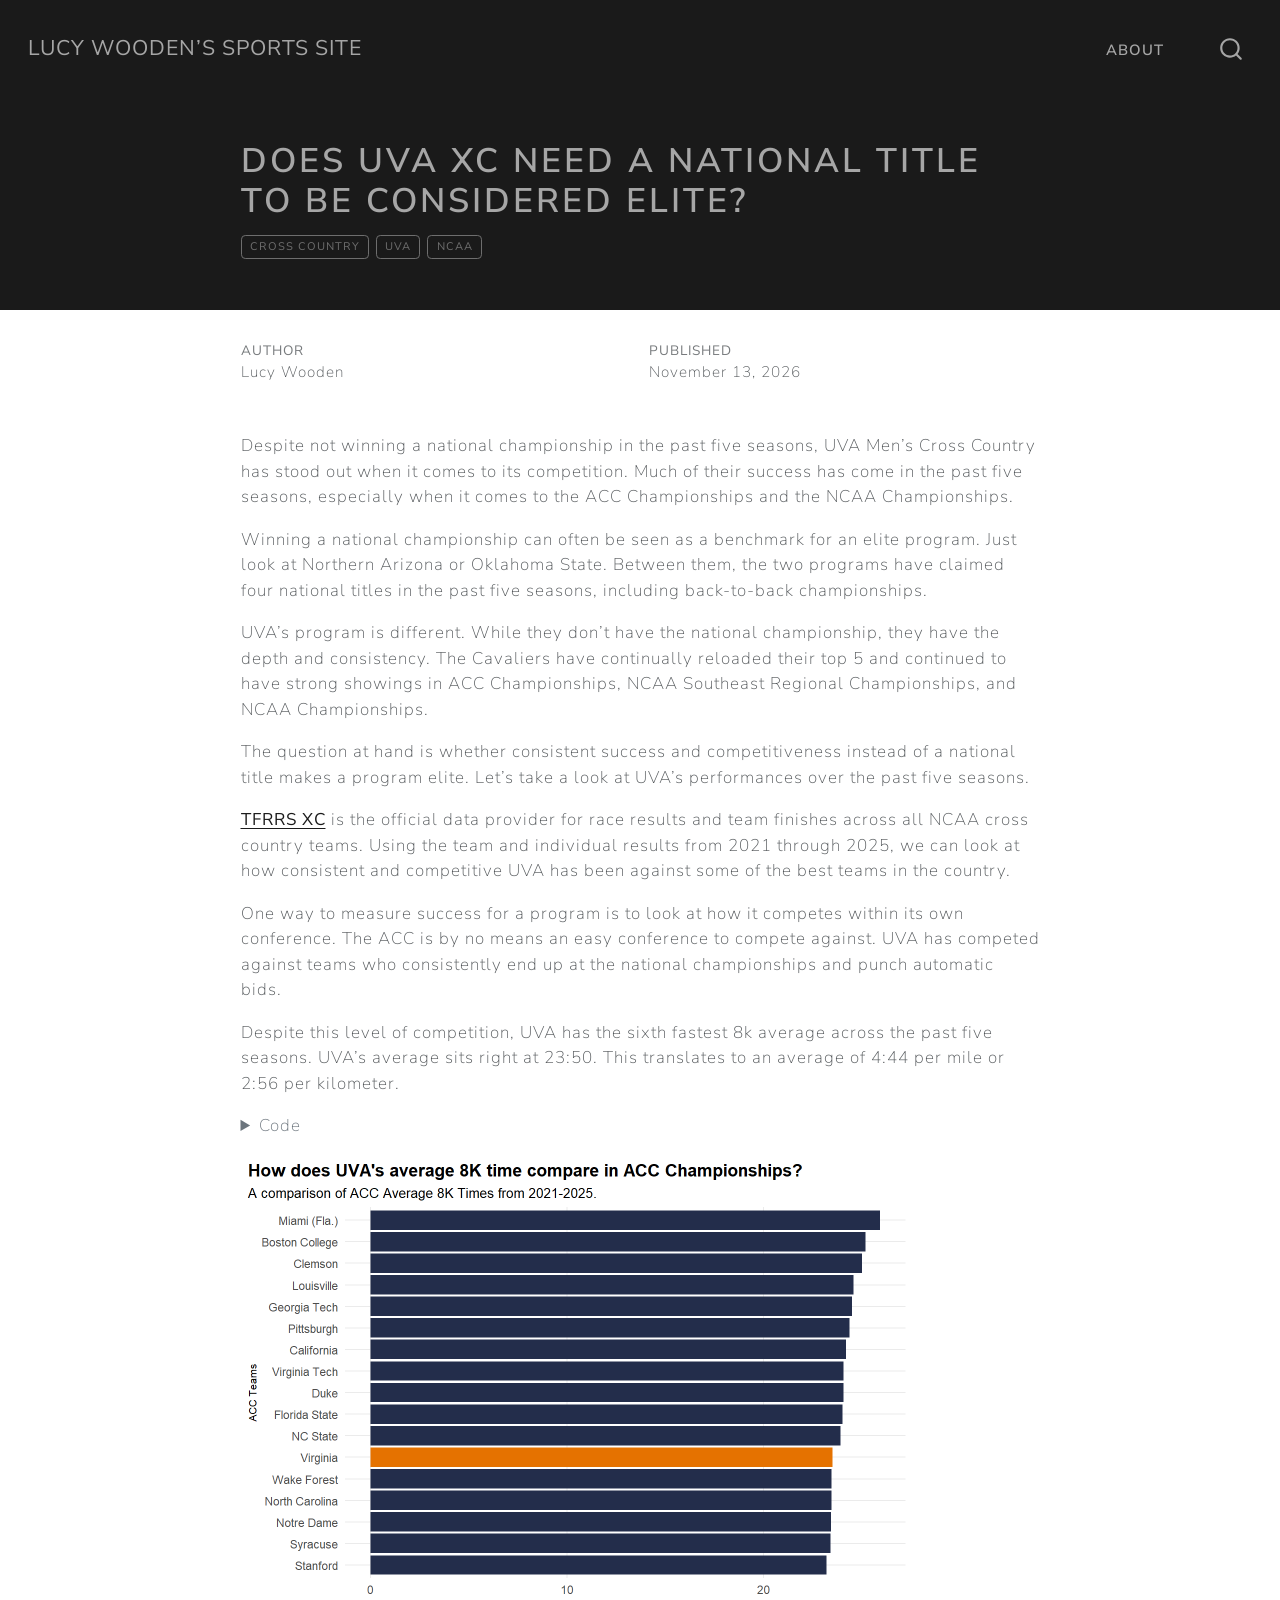
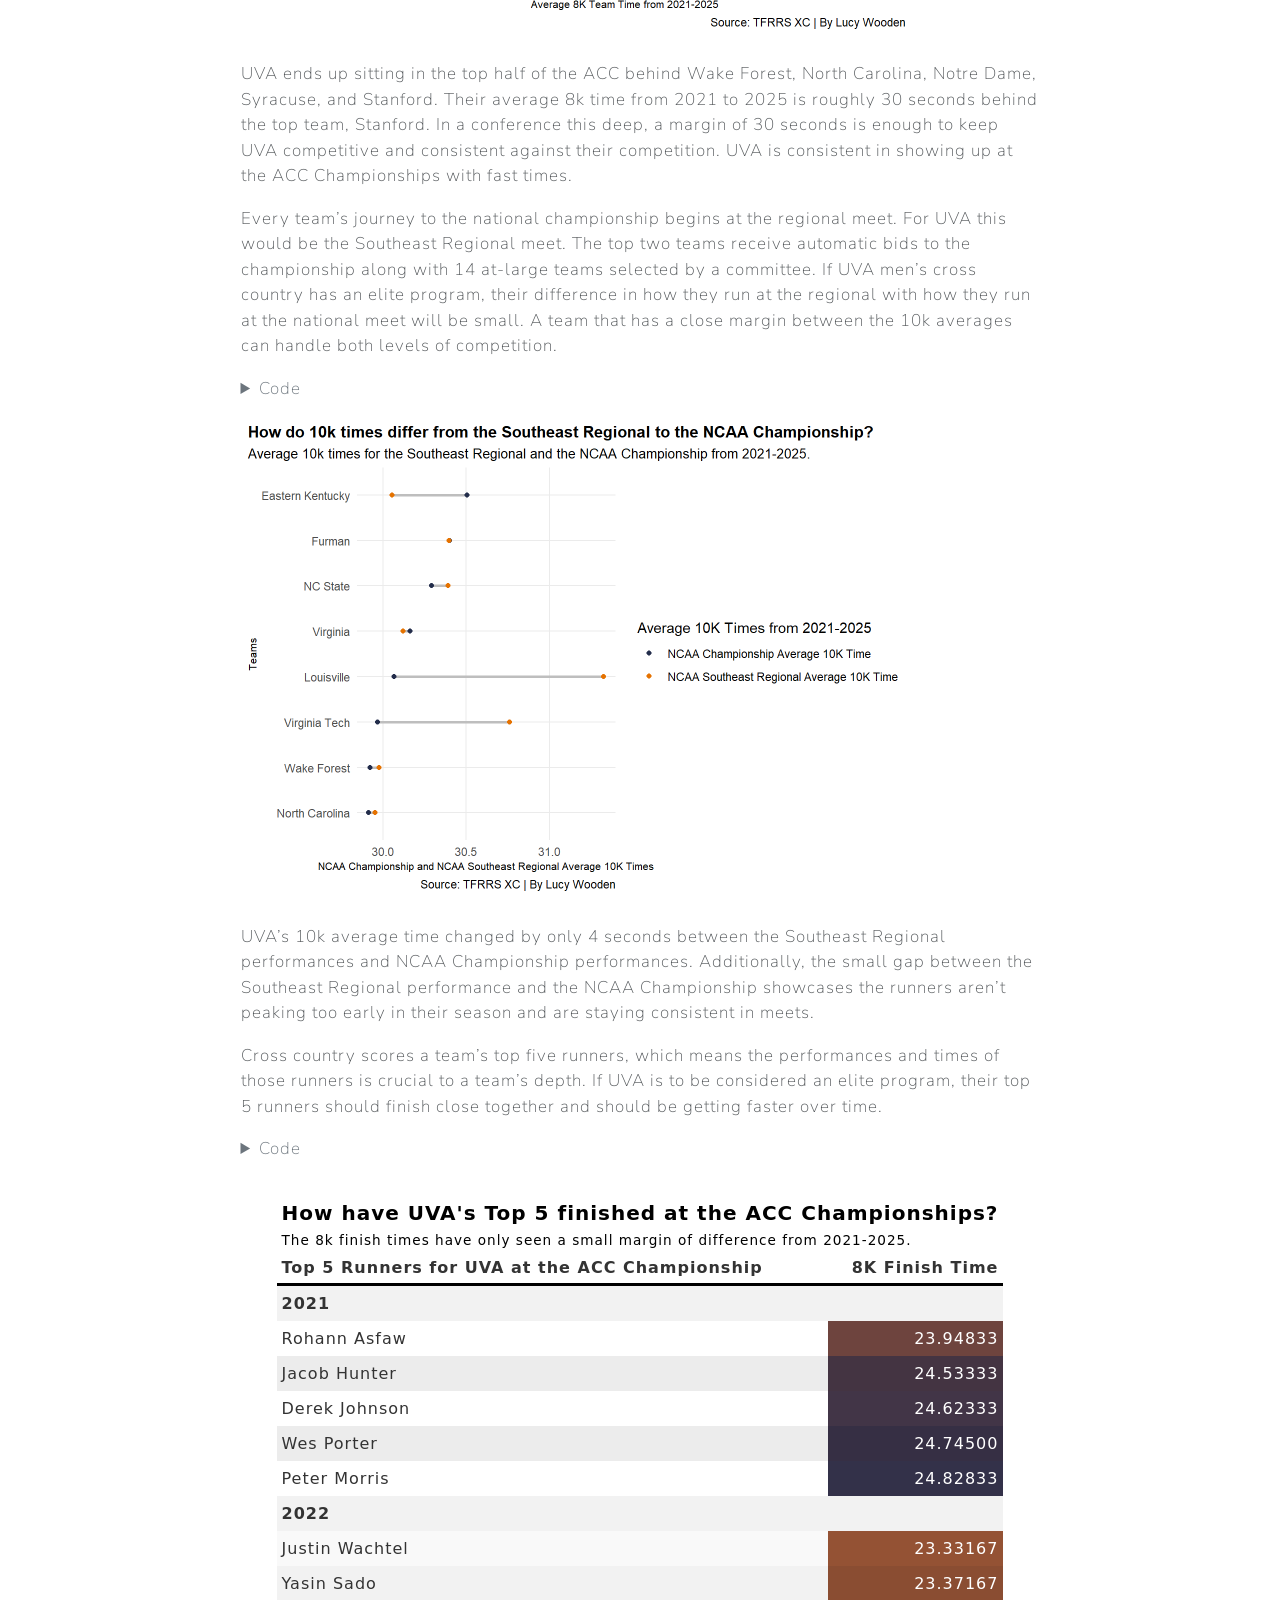
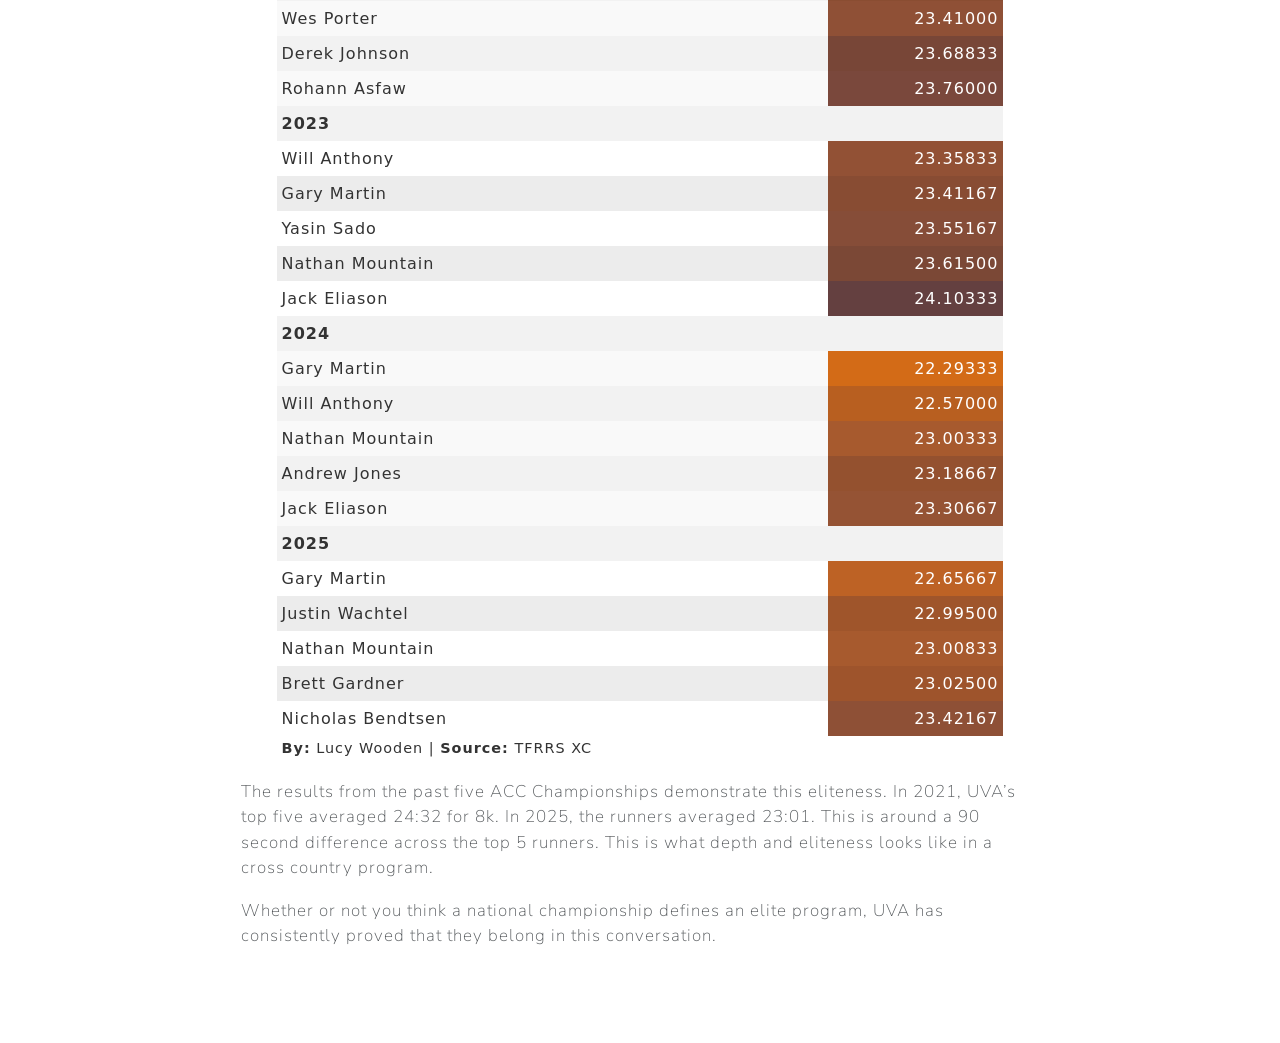
<file: posts/does-uva-need-a-national-title-to-be-considered-elite/index.html>
<!DOCTYPE html>
<html xmlns="http://www.w3.org/1999/xhtml" lang="en" xml:lang="en"><head>

<meta charset="utf-8">
<meta name="generator" content="quarto-1.11.9">

<meta name="viewport" content="width=device-width, initial-scale=1.0, user-scalable=yes">

<meta name="author" content="Lucy Wooden">
<meta name="dcterms.date" content="2026-11-13">

<title>Does UVA XC need a national title to be considered elite? – Lucy Wooden’s Sports Site</title>
<style>
/* Default styles provided by pandoc.
** See https://pandoc.org/MANUAL.html#variables-for-html for config info.
*/
span.smallcaps{font-variant: small-caps;}
div.columns{display: flex; gap: 1.5em;}
div.column{flex: auto;}
@media screen {
div.columns{gap: min(4vw, 1.5em);}
div.column{overflow-x: auto;}
}
div.hanging-indent{margin-left: 1.5em; text-indent: -1.5em;}
ul.task-list{list-style: none;}
ul.task-list li input[type="checkbox"] {
  width: 0.8em;
  margin: 0 0.8em 0.2em -1em; /* quarto-specific, see https://github.com/quarto-dev/quarto-cli/issues/4556 */ 
  vertical-align: middle;
}
/* CSS for syntax highlighting */
html { -webkit-text-size-adjust: 100%; }
pre > code.sourceCode { white-space: pre; position: relative; }
pre > code.sourceCode > span { display: inline-block; line-height: 1.25; }
pre > code.sourceCode > span:empty { height: 1.2em; }
.sourceCode { overflow: visible; }
code.sourceCode > span { color: inherit; text-decoration: inherit; }
div.sourceCode { margin: 1em 0; }
pre.sourceCode { margin: 0; }
@media screen {
div.sourceCode { overflow: auto; }
}
@media print {
pre > code.sourceCode { white-space: pre-wrap; }
pre > code.sourceCode > span { text-indent: -5em; padding-left: 5em; }
}
pre.numberSource code
  { counter-reset: source-line 0; }
pre.numberSource code > span
  { position: relative; left: -4em; counter-increment: source-line; }
pre.numberSource code > span > a:first-child::before
  { content: counter(source-line);
    position: relative; left: -1em; text-align: right; vertical-align: baseline;
    border: none; display: inline-block;
    -webkit-touch-callout: none; -webkit-user-select: none;
    -khtml-user-select: none; -moz-user-select: none;
    -ms-user-select: none; user-select: none;
    padding: 0 4px; width: 4em;
  }
pre.numberSource { margin-left: 3em;  padding-left: 4px; }
div.sourceCode
  {   }
@media screen {
pre > code.sourceCode > span > a:first-child::before { text-decoration: underline; }
}
</style>


<script src="../../site_libs/quarto-nav/quarto-nav.js"></script>
<script src="../../site_libs/quarto-nav/headroom.min.js"></script>
<script src="../../site_libs/clipboard/clipboard.min.js"></script>
<script src="../../site_libs/quarto-search/autocomplete.umd.js"></script>
<script src="../../site_libs/quarto-search/fuse.min.js"></script>
<script src="../../site_libs/quarto-search/quarto-search.js"></script>
<meta name="quarto:offset" content="../../">
<script src="../../site_libs/quarto-html/quarto.js" type="module"></script>
<script src="../../site_libs/quarto-html/tabsets/tabsets.js" type="module"></script>
<script src="../../site_libs/quarto-html/scrollable-regions/scrollable-regions.js" type="module"></script>
<script src="../../site_libs/quarto-html/popper.min.js"></script>
<script src="../../site_libs/quarto-html/tippy.umd.min.js"></script>
<script src="../../site_libs/quarto-html/anchor.min.js"></script>
<link href="../../site_libs/quarto-html/tippy.css" rel="stylesheet">
<link href="../../site_libs/quarto-html/quarto-syntax-highlighting-63b5708e65d6cd79cd7618c58d0c21e7.css" rel="stylesheet" id="quarto-text-highlighting-styles">
<script src="../../site_libs/bootstrap/bootstrap.min.js"></script>
<link href="../../site_libs/bootstrap/bootstrap-icons.css" rel="stylesheet">
<link href="../../site_libs/bootstrap/bootstrap-638e73c765464d896707f5aad2e9b839.min.css" rel="stylesheet" append-hash="true" id="quarto-bootstrap" data-mode="light">
<script id="quarto-search-options" type="application/json">{
  "location": "navbar",
  "copy-button": false,
  "collapse-after": 3,
  "panel-placement": "end",
  "type": "overlay",
  "limit": 50,
  "keyboard-shortcut": [
    "f",
    "/",
    "s"
  ],
  "show-item-context": false,
  "language": {
    "search-no-results-text": "No results",
    "search-matching-documents-text": "matching documents",
    "search-copy-link-title": "Copy link to search",
    "search-hide-matches-text": "Hide additional matches",
    "search-more-match-text": "more match in this document",
    "search-more-matches-text": "more matches in this document",
    "search-clear-button-title": "Clear",
    "search-text-placeholder": "",
    "search-detached-cancel-button-title": "Cancel",
    "search-submit-button-title": "Submit",
    "search-label": "Search"
  }
}</script>


<link rel="stylesheet" href="../../styles.css">
</head>

<body class="nav-fixed fullcontent quarto-light"><a id="quarto-skip-link" class="visually-hidden-focusable" href="#quarto-document-content">Skip to main content</a>

<div id="quarto-search-results"></div>
  <header id="quarto-header" class="headroom fixed-top quarto-banner">
    <nav class="navbar navbar-expand-lg " data-bs-theme="dark" aria-label="Site">
      <div class="navbar-container container-fluid">
      <div class="navbar-brand-container mx-auto">
    <a class="navbar-brand" href="../../index.html">
    <span class="navbar-title">Lucy Wooden’s Sports Site</span>
    </a>
  </div>
          <button class="navbar-toggler" type="button" data-bs-toggle="collapse" data-bs-target="#navbarCollapse" aria-controls="navbarCollapse" aria-expanded="false" aria-label="Toggle navigation" onclick="if (window.quartoToggleHeadroom) { window.quartoToggleHeadroom(); }">
  <span class="navbar-toggler-icon"></span>
</button>
          <div class="collapse navbar-collapse" id="navbarCollapse">
            <ul class="navbar-nav navbar-nav-scroll ms-auto">
  <li class="nav-item">
    <a class="nav-link" href="../../about.html"> 
<span class="menu-text">About</span></a>
  </li>  
</ul>
          </div> <!-- /navcollapse -->
            <div class="quarto-navbar-tools">
</div>
            <div id="quarto-search" class="" title="Search"></div>
      </div> <!-- /container-fluid -->
    </nav>
</header>
<!-- content -->
<header id="title-block-header" class="quarto-title-block default page-columns page-full">
  <div class="quarto-title-banner page-columns page-full">
    <div class="quarto-title column-body">
      <h1 class="title">Does UVA XC need a national title to be considered elite?</h1>
                                <div class="quarto-categories">
                <div class="quarto-category">cross country</div>
                <div class="quarto-category">uva</div>
                <div class="quarto-category">ncaa</div>
              </div>
                  </div>
  </div>
    
  
  <div class="quarto-title-meta">

      <div>
      <div class="quarto-title-meta-heading">Author</div>
      <div class="quarto-title-meta-contents">
               <p>Lucy Wooden </p>
            </div>
    </div>
      
      <div>
      <div class="quarto-title-meta-heading">Published</div>
      <div class="quarto-title-meta-contents">
        <p class="date">November 13, 2026</p>
      </div>
    </div>
    
      
    </div>
    
  
  </header><div id="quarto-content" class="quarto-container page-columns page-rows-contents page-layout-article page-navbar">
<!-- sidebar -->
<!-- margin-sidebar -->
    
<!-- main -->
<main class="content quarto-banner-title-block" id="quarto-document-content" tabindex="-1">





<p>Despite not winning a national championship in the past five seasons, UVA Men’s Cross Country has stood out when it comes to its competition. Much of their success has come in the past five seasons, especially when it comes to the ACC Championships and the NCAA Championships.&nbsp;</p>
<p>Winning a national championship can often be seen as a benchmark for an elite program. Just look at Northern Arizona or Oklahoma State. Between them, the two programs have claimed four national titles in the past five seasons, including back-to-back championships.&nbsp;</p>
<p>UVA’s program is different. While they don’t have the national championship, they have the depth and consistency. The Cavaliers have continually reloaded their top 5 and continued to have strong showings in ACC Championships, NCAA Southeast Regional Championships, and NCAA Championships.&nbsp;</p>
<p>The question at hand is whether consistent success and competitiveness instead of a national title makes a program elite. Let’s take a look at UVA’s performances over the past five seasons.&nbsp;</p>
<p><a href="https://www.tfrrs.org/">TFRRS XC</a> is the official data provider for race results and team finishes across all NCAA cross country teams. Using the team and individual results from 2021 through 2025, we can look at how consistent and competitive UVA has been against some of the best teams in the country.&nbsp;</p>
<p>One way to measure success for a program is to look at how it competes within its own conference. The ACC is by no means an easy conference to compete against. UVA has competed against teams who consistently end up at the national championships and punch automatic bids.&nbsp;</p>
<p>Despite this level of competition, UVA has the sixth fastest 8k average across the past five seasons. UVA’s average sits right at 23:50. This translates to an average of 4:44 per mile or 2:56 per kilometer.</p>
<div class="cell">
<details class="code-fold">
<summary>Code</summary>
<div class="code-copy-outer-scaffold"><div class="sourceCode cell-code" id="cb1"><pre class="sourceCode r code-with-copy"><code class="sourceCode r"><span id="cb1-1"><a href="#cb1-1" aria-hidden="true" tabindex="-1"></a><span class="fu">library</span>(tidyverse)</span>
<span id="cb1-2"><a href="#cb1-2" aria-hidden="true" tabindex="-1"></a></span>
<span id="cb1-3"><a href="#cb1-3" aria-hidden="true" tabindex="-1"></a>acc_team_2021 <span class="ot">&lt;-</span><span class="fu">read.csv</span>(<span class="st">"acc_championship_team_results21.csv"</span>) <span class="sc">|&gt;</span> </span>
<span id="cb1-4"><a href="#cb1-4" aria-hidden="true" tabindex="-1"></a>  <span class="fu">mutate</span>(<span class="at">Year=</span><span class="dv">2021</span>)</span>
<span id="cb1-5"><a href="#cb1-5" aria-hidden="true" tabindex="-1"></a></span>
<span id="cb1-6"><a href="#cb1-6" aria-hidden="true" tabindex="-1"></a>acc_team_2022 <span class="ot">&lt;-</span> <span class="fu">read.csv</span>(<span class="st">"acc_championship_team_results22.csv"</span>) <span class="sc">|&gt;</span> </span>
<span id="cb1-7"><a href="#cb1-7" aria-hidden="true" tabindex="-1"></a>  <span class="fu">mutate</span>(<span class="at">Year=</span><span class="dv">2022</span>)</span>
<span id="cb1-8"><a href="#cb1-8" aria-hidden="true" tabindex="-1"></a></span>
<span id="cb1-9"><a href="#cb1-9" aria-hidden="true" tabindex="-1"></a>acc_team_2023 <span class="ot">&lt;-</span> <span class="fu">read.csv</span> (<span class="st">"acc_championship_team_results23.csv"</span>) <span class="sc">|&gt;</span></span>
<span id="cb1-10"><a href="#cb1-10" aria-hidden="true" tabindex="-1"></a>  <span class="fu">mutate</span>(<span class="at">Year=</span> <span class="dv">2023</span>)</span>
<span id="cb1-11"><a href="#cb1-11" aria-hidden="true" tabindex="-1"></a></span>
<span id="cb1-12"><a href="#cb1-12" aria-hidden="true" tabindex="-1"></a>acc_team_2024 <span class="ot">&lt;-</span> <span class="fu">read.csv</span> (<span class="st">"acc_championship_team_results24.csv"</span>) <span class="sc">|&gt;</span> </span>
<span id="cb1-13"><a href="#cb1-13" aria-hidden="true" tabindex="-1"></a>  <span class="fu">mutate</span>(<span class="at">Year=</span> <span class="dv">2024</span>)</span>
<span id="cb1-14"><a href="#cb1-14" aria-hidden="true" tabindex="-1"></a></span>
<span id="cb1-15"><a href="#cb1-15" aria-hidden="true" tabindex="-1"></a>acc_team_2025 <span class="ot">&lt;-</span> <span class="fu">read.csv</span> (<span class="st">"acc_championship_team_results25.csv"</span>) <span class="sc">|&gt;</span> </span>
<span id="cb1-16"><a href="#cb1-16" aria-hidden="true" tabindex="-1"></a>  <span class="fu">mutate</span>(<span class="at">Year=</span> <span class="dv">2025</span>)</span>
<span id="cb1-17"><a href="#cb1-17" aria-hidden="true" tabindex="-1"></a></span>
<span id="cb1-18"><a href="#cb1-18" aria-hidden="true" tabindex="-1"></a>acc_teamresults <span class="ot">&lt;-</span> <span class="fu">bind_rows</span> (</span>
<span id="cb1-19"><a href="#cb1-19" aria-hidden="true" tabindex="-1"></a>  acc_team_2021, </span>
<span id="cb1-20"><a href="#cb1-20" aria-hidden="true" tabindex="-1"></a>  acc_team_2022, </span>
<span id="cb1-21"><a href="#cb1-21" aria-hidden="true" tabindex="-1"></a>  acc_team_2023, </span>
<span id="cb1-22"><a href="#cb1-22" aria-hidden="true" tabindex="-1"></a>  acc_team_2024, </span>
<span id="cb1-23"><a href="#cb1-23" aria-hidden="true" tabindex="-1"></a>  acc_team_2025</span>
<span id="cb1-24"><a href="#cb1-24" aria-hidden="true" tabindex="-1"></a>)</span>
<span id="cb1-25"><a href="#cb1-25" aria-hidden="true" tabindex="-1"></a></span>
<span id="cb1-26"><a href="#cb1-26" aria-hidden="true" tabindex="-1"></a>acc_decimal_times <span class="ot">&lt;-</span> acc_teamresults <span class="sc">|&gt;</span></span>
<span id="cb1-27"><a href="#cb1-27" aria-hidden="true" tabindex="-1"></a>  <span class="fu">separate</span>(Avg..Time, <span class="at">into=</span> <span class="fu">c</span>(<span class="st">"minutes"</span>, <span class="st">"seconds"</span>, <span class="st">"milliseconds"</span>), <span class="at">sep=</span><span class="st">":"</span>) <span class="sc">|&gt;</span></span>
<span id="cb1-28"><a href="#cb1-28" aria-hidden="true" tabindex="-1"></a>  <span class="fu">mutate</span>(<span class="at">DecimalTime=</span> <span class="fu">as.numeric</span>(minutes) <span class="sc">+</span> (<span class="fu">as.numeric</span>(seconds)<span class="sc">/</span><span class="dv">60</span>))</span>
<span id="cb1-29"><a href="#cb1-29" aria-hidden="true" tabindex="-1"></a></span>
<span id="cb1-30"><a href="#cb1-30" aria-hidden="true" tabindex="-1"></a>avg_time_2021_2025 <span class="ot">&lt;-</span> acc_decimal_times <span class="sc">|&gt;</span> </span>
<span id="cb1-31"><a href="#cb1-31" aria-hidden="true" tabindex="-1"></a>  <span class="fu">group_by</span>(Team) <span class="sc">|&gt;</span> </span>
<span id="cb1-32"><a href="#cb1-32" aria-hidden="true" tabindex="-1"></a>  <span class="fu">summarise</span>(</span>
<span id="cb1-33"><a href="#cb1-33" aria-hidden="true" tabindex="-1"></a>    <span class="at">avg_time_2021_2025 =</span> <span class="fu">mean</span>(DecimalTime)</span>
<span id="cb1-34"><a href="#cb1-34" aria-hidden="true" tabindex="-1"></a>  ) <span class="sc">|&gt;</span></span>
<span id="cb1-35"><a href="#cb1-35" aria-hidden="true" tabindex="-1"></a>  <span class="fu">arrange</span>(avg_time_2021_2025) </span>
<span id="cb1-36"><a href="#cb1-36" aria-hidden="true" tabindex="-1"></a></span>
<span id="cb1-37"><a href="#cb1-37" aria-hidden="true" tabindex="-1"></a>uva <span class="ot">&lt;-</span> avg_time_2021_2025 <span class="sc">|&gt;</span></span>
<span id="cb1-38"><a href="#cb1-38" aria-hidden="true" tabindex="-1"></a>  <span class="fu">filter</span>(</span>
<span id="cb1-39"><a href="#cb1-39" aria-hidden="true" tabindex="-1"></a>    Team <span class="sc">==</span> <span class="st">"Virginia"</span></span>
<span id="cb1-40"><a href="#cb1-40" aria-hidden="true" tabindex="-1"></a>  )</span>
<span id="cb1-41"><a href="#cb1-41" aria-hidden="true" tabindex="-1"></a><span class="fu">ggplot</span>() <span class="sc">+</span> </span>
<span id="cb1-42"><a href="#cb1-42" aria-hidden="true" tabindex="-1"></a>  <span class="fu">geom_bar</span>(<span class="at">data=</span>avg_time_2021_2025, <span class="fu">aes</span>(<span class="at">x=</span><span class="fu">reorder</span>(Team,avg_time_2021_2025), <span class="at">weight=</span>avg_time_2021_2025), <span class="at">fill=</span><span class="st">"#232D4B"</span>) <span class="sc">+</span></span>
<span id="cb1-43"><a href="#cb1-43" aria-hidden="true" tabindex="-1"></a>  <span class="fu">geom_bar</span>(<span class="at">data=</span>uva, <span class="fu">aes</span>(<span class="at">x=</span><span class="fu">reorder</span>(Team, avg_time_2021_2025), <span class="at">weight=</span>avg_time_2021_2025 ), <span class="at">fill=</span><span class="st">"#E57200"</span>) <span class="sc">+</span></span>
<span id="cb1-44"><a href="#cb1-44" aria-hidden="true" tabindex="-1"></a>  <span class="fu">coord_flip</span>()<span class="sc">+</span></span>
<span id="cb1-45"><a href="#cb1-45" aria-hidden="true" tabindex="-1"></a>  <span class="fu">labs</span>(</span>
<span id="cb1-46"><a href="#cb1-46" aria-hidden="true" tabindex="-1"></a>    <span class="at">x=</span><span class="st">"ACC Teams"</span>, </span>
<span id="cb1-47"><a href="#cb1-47" aria-hidden="true" tabindex="-1"></a>    <span class="at">y=</span><span class="st">"Average 8K Team Time from 2021-2025"</span>, </span>
<span id="cb1-48"><a href="#cb1-48" aria-hidden="true" tabindex="-1"></a>    <span class="at">title=</span><span class="st">"How does UVA's average 8K time compare in ACC Championships?"</span>, </span>
<span id="cb1-49"><a href="#cb1-49" aria-hidden="true" tabindex="-1"></a>    <span class="at">subtitle=</span><span class="st">"A comparison of ACC Average 8K Times from 2021-2025."</span>, </span>
<span id="cb1-50"><a href="#cb1-50" aria-hidden="true" tabindex="-1"></a>    <span class="at">caption=</span><span class="st">"Source: TFRRS XC | By Lucy Wooden"</span></span>
<span id="cb1-51"><a href="#cb1-51" aria-hidden="true" tabindex="-1"></a>  ) <span class="sc">+</span></span>
<span id="cb1-52"><a href="#cb1-52" aria-hidden="true" tabindex="-1"></a>  <span class="fu">theme_minimal</span>() <span class="sc">+</span> </span>
<span id="cb1-53"><a href="#cb1-53" aria-hidden="true" tabindex="-1"></a>  <span class="fu">theme</span>(</span>
<span id="cb1-54"><a href="#cb1-54" aria-hidden="true" tabindex="-1"></a>    <span class="at">plot.title =</span> <span class="fu">element_text</span>(<span class="at">size =</span> <span class="dv">13</span>, <span class="at">face =</span> <span class="st">"bold"</span>),</span>
<span id="cb1-55"><a href="#cb1-55" aria-hidden="true" tabindex="-1"></a>    <span class="at">axis.title =</span> <span class="fu">element_text</span>(<span class="at">size =</span> <span class="dv">8</span>), </span>
<span id="cb1-56"><a href="#cb1-56" aria-hidden="true" tabindex="-1"></a>    <span class="at">plot.subtitle =</span> <span class="fu">element_text</span>(<span class="at">size=</span><span class="dv">10</span>), </span>
<span id="cb1-57"><a href="#cb1-57" aria-hidden="true" tabindex="-1"></a>    <span class="at">panel.grid.minor =</span> <span class="fu">element_blank</span>(),</span>
<span id="cb1-58"><a href="#cb1-58" aria-hidden="true" tabindex="-1"></a>    <span class="at">plot.title.position =</span> <span class="st">"plot"</span></span>
<span id="cb1-59"><a href="#cb1-59" aria-hidden="true" tabindex="-1"></a>  ) </span></code></pre></div><button title="Copy to Clipboard" class="code-copy-button"><i class="bi"></i></button></div>
</details>
<div class="cell-output-display">
<div>
<figure class="figure">
<p><img src="index_files/figure-html/unnamed-chunk-1-1.png" class="img-fluid figure-img" width="672"></p>
</figure>
</div>
</div>
</div>
<p>UVA ends up sitting in the top half of the ACC behind Wake Forest, North Carolina, Notre Dame, Syracuse, and Stanford. Their average 8k time from 2021 to 2025 is roughly 30 seconds behind the top team, Stanford. In a conference this deep, a margin of 30 seconds is enough to keep UVA competitive and consistent against their competition. UVA is consistent in showing up at the ACC Championships with fast times.&nbsp;</p>
<p>Every team’s journey to the national championship begins at the regional meet. For UVA this would be the Southeast Regional meet. The top two teams receive automatic bids to the championship along with 14 at-large teams selected by a committee. If UVA men’s cross country has an elite program, their difference in how they run at the regional with how they run at the national meet will be small. A team that has a close margin between the 10k averages can handle both levels of competition.&nbsp;</p>
<div class="cell">
<details class="code-fold">
<summary>Code</summary>
<div class="code-copy-outer-scaffold"><div class="sourceCode cell-code" id="cb2"><pre class="sourceCode r code-with-copy"><code class="sourceCode r"><span id="cb2-1"><a href="#cb2-1" aria-hidden="true" tabindex="-1"></a>ncaa_team_2021 <span class="ot">&lt;-</span><span class="fu">read.csv</span>(<span class="st">"ncaa_championship_team_results21.csv"</span>) <span class="sc">|&gt;</span> </span>
<span id="cb2-2"><a href="#cb2-2" aria-hidden="true" tabindex="-1"></a>  <span class="fu">mutate</span>(<span class="at">Year=</span><span class="dv">2021</span>)</span>
<span id="cb2-3"><a href="#cb2-3" aria-hidden="true" tabindex="-1"></a></span>
<span id="cb2-4"><a href="#cb2-4" aria-hidden="true" tabindex="-1"></a>ncaa_team_2022 <span class="ot">&lt;-</span> <span class="fu">read.csv</span>(<span class="st">"ncaa_championship_team_results22.csv"</span>) <span class="sc">|&gt;</span> </span>
<span id="cb2-5"><a href="#cb2-5" aria-hidden="true" tabindex="-1"></a>  <span class="fu">mutate</span>(<span class="at">Year=</span><span class="dv">2022</span>)</span>
<span id="cb2-6"><a href="#cb2-6" aria-hidden="true" tabindex="-1"></a></span>
<span id="cb2-7"><a href="#cb2-7" aria-hidden="true" tabindex="-1"></a>ncaa_team_2023 <span class="ot">&lt;-</span> <span class="fu">read.csv</span> (<span class="st">"ncaa_championship_team_results23.csv"</span>) <span class="sc">|&gt;</span></span>
<span id="cb2-8"><a href="#cb2-8" aria-hidden="true" tabindex="-1"></a>  <span class="fu">mutate</span>(<span class="at">Year=</span> <span class="dv">2023</span>)</span>
<span id="cb2-9"><a href="#cb2-9" aria-hidden="true" tabindex="-1"></a></span>
<span id="cb2-10"><a href="#cb2-10" aria-hidden="true" tabindex="-1"></a>ncaa_team_2024<span class="ot">&lt;-</span> <span class="fu">read.csv</span> (<span class="st">"ncaa_championship_team_results24.csv"</span>) <span class="sc">|&gt;</span> </span>
<span id="cb2-11"><a href="#cb2-11" aria-hidden="true" tabindex="-1"></a>  <span class="fu">mutate</span>(<span class="at">Year=</span> <span class="dv">2024</span>)</span>
<span id="cb2-12"><a href="#cb2-12" aria-hidden="true" tabindex="-1"></a></span>
<span id="cb2-13"><a href="#cb2-13" aria-hidden="true" tabindex="-1"></a>ncaa_team_2025 <span class="ot">&lt;-</span> <span class="fu">read.csv</span> (<span class="st">"ncaa_championship_team_results25.csv"</span>) <span class="sc">|&gt;</span> </span>
<span id="cb2-14"><a href="#cb2-14" aria-hidden="true" tabindex="-1"></a>  <span class="fu">mutate</span>(<span class="at">Year=</span> <span class="dv">2025</span>)</span>
<span id="cb2-15"><a href="#cb2-15" aria-hidden="true" tabindex="-1"></a></span>
<span id="cb2-16"><a href="#cb2-16" aria-hidden="true" tabindex="-1"></a>ncaa_southeast_team_2021 <span class="ot">&lt;-</span><span class="fu">read.csv</span>(<span class="st">"ncaa_southeast_region_team_results21.csv"</span>) <span class="sc">|&gt;</span> </span>
<span id="cb2-17"><a href="#cb2-17" aria-hidden="true" tabindex="-1"></a>  <span class="fu">mutate</span>(<span class="at">Year=</span><span class="dv">2021</span>)</span>
<span id="cb2-18"><a href="#cb2-18" aria-hidden="true" tabindex="-1"></a></span>
<span id="cb2-19"><a href="#cb2-19" aria-hidden="true" tabindex="-1"></a>ncaa_southeast_team_2022 <span class="ot">&lt;-</span> <span class="fu">read.csv</span>(<span class="st">"ncaa_southeast_region_team_results22.csv"</span>) <span class="sc">|&gt;</span></span>
<span id="cb2-20"><a href="#cb2-20" aria-hidden="true" tabindex="-1"></a>  <span class="fu">mutate</span>(<span class="at">Year=</span><span class="dv">2022</span>)</span>
<span id="cb2-21"><a href="#cb2-21" aria-hidden="true" tabindex="-1"></a></span>
<span id="cb2-22"><a href="#cb2-22" aria-hidden="true" tabindex="-1"></a>ncaa_southeast_team_2023 <span class="ot">&lt;-</span> <span class="fu">read.csv</span> (<span class="st">"ncaa_southeast_region_team_results23.csv"</span>) <span class="sc">|&gt;</span> <span class="fu">mutate</span>(<span class="at">Year=</span> <span class="dv">2023</span>)</span>
<span id="cb2-23"><a href="#cb2-23" aria-hidden="true" tabindex="-1"></a></span>
<span id="cb2-24"><a href="#cb2-24" aria-hidden="true" tabindex="-1"></a>ncaa_southeast_team_2024<span class="ot">&lt;-</span> <span class="fu">read.csv</span> (<span class="st">"ncaa_southeast_region_team_results24.csv"</span>) <span class="sc">|&gt;</span></span>
<span id="cb2-25"><a href="#cb2-25" aria-hidden="true" tabindex="-1"></a>  <span class="fu">mutate</span>(<span class="at">Year=</span> <span class="dv">2024</span>)</span>
<span id="cb2-26"><a href="#cb2-26" aria-hidden="true" tabindex="-1"></a></span>
<span id="cb2-27"><a href="#cb2-27" aria-hidden="true" tabindex="-1"></a>ncaa_southeast_team_2025 <span class="ot">&lt;-</span> <span class="fu">read.csv</span> (<span class="st">"ncaa_southeast_region_team_results25.csv"</span>) <span class="sc">|&gt;</span></span>
<span id="cb2-28"><a href="#cb2-28" aria-hidden="true" tabindex="-1"></a>  <span class="fu">mutate</span>(<span class="at">Year=</span> <span class="dv">2025</span>)</span>
<span id="cb2-29"><a href="#cb2-29" aria-hidden="true" tabindex="-1"></a></span>
<span id="cb2-30"><a href="#cb2-30" aria-hidden="true" tabindex="-1"></a>ncaa_team_results <span class="ot">&lt;-</span> <span class="fu">bind_rows</span>(</span>
<span id="cb2-31"><a href="#cb2-31" aria-hidden="true" tabindex="-1"></a>  ncaa_team_2021, </span>
<span id="cb2-32"><a href="#cb2-32" aria-hidden="true" tabindex="-1"></a>  ncaa_team_2022, </span>
<span id="cb2-33"><a href="#cb2-33" aria-hidden="true" tabindex="-1"></a>  ncaa_team_2023, </span>
<span id="cb2-34"><a href="#cb2-34" aria-hidden="true" tabindex="-1"></a>  ncaa_team_2024, </span>
<span id="cb2-35"><a href="#cb2-35" aria-hidden="true" tabindex="-1"></a>  ncaa_team_2025</span>
<span id="cb2-36"><a href="#cb2-36" aria-hidden="true" tabindex="-1"></a>)</span>
<span id="cb2-37"><a href="#cb2-37" aria-hidden="true" tabindex="-1"></a></span>
<span id="cb2-38"><a href="#cb2-38" aria-hidden="true" tabindex="-1"></a>ncaa_southeast_team_results <span class="ot">&lt;-</span> <span class="fu">bind_rows</span>(</span>
<span id="cb2-39"><a href="#cb2-39" aria-hidden="true" tabindex="-1"></a>  ncaa_southeast_team_2021, </span>
<span id="cb2-40"><a href="#cb2-40" aria-hidden="true" tabindex="-1"></a>  ncaa_southeast_team_2022, </span>
<span id="cb2-41"><a href="#cb2-41" aria-hidden="true" tabindex="-1"></a>  ncaa_southeast_team_2023, </span>
<span id="cb2-42"><a href="#cb2-42" aria-hidden="true" tabindex="-1"></a>  ncaa_southeast_team_2024, </span>
<span id="cb2-43"><a href="#cb2-43" aria-hidden="true" tabindex="-1"></a>  ncaa_southeast_team_2025</span>
<span id="cb2-44"><a href="#cb2-44" aria-hidden="true" tabindex="-1"></a>)</span>
<span id="cb2-45"><a href="#cb2-45" aria-hidden="true" tabindex="-1"></a></span>
<span id="cb2-46"><a href="#cb2-46" aria-hidden="true" tabindex="-1"></a>ncaa_southeast_team_results <span class="ot">&lt;-</span> <span class="fu">bind_rows</span>(</span>
<span id="cb2-47"><a href="#cb2-47" aria-hidden="true" tabindex="-1"></a>  ncaa_southeast_team_2021, </span>
<span id="cb2-48"><a href="#cb2-48" aria-hidden="true" tabindex="-1"></a>  ncaa_southeast_team_2022, </span>
<span id="cb2-49"><a href="#cb2-49" aria-hidden="true" tabindex="-1"></a>  ncaa_southeast_team_2023, </span>
<span id="cb2-50"><a href="#cb2-50" aria-hidden="true" tabindex="-1"></a>  ncaa_southeast_team_2024, </span>
<span id="cb2-51"><a href="#cb2-51" aria-hidden="true" tabindex="-1"></a>  ncaa_southeast_team_2025</span>
<span id="cb2-52"><a href="#cb2-52" aria-hidden="true" tabindex="-1"></a>)</span>
<span id="cb2-53"><a href="#cb2-53" aria-hidden="true" tabindex="-1"></a></span>
<span id="cb2-54"><a href="#cb2-54" aria-hidden="true" tabindex="-1"></a>ncaa_championship_decimal_times <span class="ot">&lt;-</span> ncaa_team_results <span class="sc">|&gt;</span></span>
<span id="cb2-55"><a href="#cb2-55" aria-hidden="true" tabindex="-1"></a>  <span class="fu">separate</span>(Avg..Time, <span class="at">into=</span> <span class="fu">c</span>(<span class="st">"minutes"</span>, <span class="st">"seconds"</span>, <span class="st">"milliseconds"</span>), <span class="at">sep=</span><span class="st">":"</span>) <span class="sc">|&gt;</span></span>
<span id="cb2-56"><a href="#cb2-56" aria-hidden="true" tabindex="-1"></a>  <span class="fu">mutate</span>(<span class="at">DecimalTime=</span> <span class="fu">as.numeric</span>(minutes) <span class="sc">+</span> (<span class="fu">as.numeric</span>(seconds)<span class="sc">/</span><span class="dv">60</span>))</span>
<span id="cb2-57"><a href="#cb2-57" aria-hidden="true" tabindex="-1"></a></span>
<span id="cb2-58"><a href="#cb2-58" aria-hidden="true" tabindex="-1"></a>ncaa_southeast_decimal_times <span class="ot">&lt;-</span> ncaa_southeast_team_results <span class="sc">|&gt;</span></span>
<span id="cb2-59"><a href="#cb2-59" aria-hidden="true" tabindex="-1"></a>  <span class="fu">separate</span>(Avg..Time, <span class="at">into=</span> <span class="fu">c</span>(<span class="st">"minutes"</span>, <span class="st">"seconds"</span>, <span class="st">"milliseconds"</span>), <span class="at">sep=</span><span class="st">":"</span>) <span class="sc">|&gt;</span></span>
<span id="cb2-60"><a href="#cb2-60" aria-hidden="true" tabindex="-1"></a>  <span class="fu">mutate</span>(<span class="at">DecimalTime=</span> <span class="fu">as.numeric</span>(minutes) <span class="sc">+</span> (<span class="fu">as.numeric</span>(seconds)<span class="sc">/</span><span class="dv">60</span>))</span>
<span id="cb2-61"><a href="#cb2-61" aria-hidden="true" tabindex="-1"></a></span>
<span id="cb2-62"><a href="#cb2-62" aria-hidden="true" tabindex="-1"></a>avg_ncaa_time_2021_2025 <span class="ot">&lt;-</span> ncaa_championship_decimal_times <span class="sc">|&gt;</span> </span>
<span id="cb2-63"><a href="#cb2-63" aria-hidden="true" tabindex="-1"></a>  <span class="fu">group_by</span>(Team) <span class="sc">|&gt;</span> </span>
<span id="cb2-64"><a href="#cb2-64" aria-hidden="true" tabindex="-1"></a>  <span class="fu">summarise</span>(</span>
<span id="cb2-65"><a href="#cb2-65" aria-hidden="true" tabindex="-1"></a>    <span class="at">avg_ncaa_time_2021_2025 =</span> <span class="fu">mean</span>(DecimalTime)</span>
<span id="cb2-66"><a href="#cb2-66" aria-hidden="true" tabindex="-1"></a>  ) <span class="sc">|&gt;</span></span>
<span id="cb2-67"><a href="#cb2-67" aria-hidden="true" tabindex="-1"></a>  <span class="fu">arrange</span>(avg_ncaa_time_2021_2025) </span>
<span id="cb2-68"><a href="#cb2-68" aria-hidden="true" tabindex="-1"></a></span>
<span id="cb2-69"><a href="#cb2-69" aria-hidden="true" tabindex="-1"></a>avg_southeast_time_2021_2025 <span class="ot">&lt;-</span> ncaa_southeast_decimal_times <span class="sc">|&gt;</span> </span>
<span id="cb2-70"><a href="#cb2-70" aria-hidden="true" tabindex="-1"></a>  <span class="fu">group_by</span>(Team) <span class="sc">|&gt;</span> </span>
<span id="cb2-71"><a href="#cb2-71" aria-hidden="true" tabindex="-1"></a>  <span class="fu">summarise</span>(</span>
<span id="cb2-72"><a href="#cb2-72" aria-hidden="true" tabindex="-1"></a>    <span class="at">avg_southeast_time_2021_2025 =</span> <span class="fu">mean</span>(DecimalTime)</span>
<span id="cb2-73"><a href="#cb2-73" aria-hidden="true" tabindex="-1"></a>  ) <span class="sc">|&gt;</span></span>
<span id="cb2-74"><a href="#cb2-74" aria-hidden="true" tabindex="-1"></a>  <span class="fu">arrange</span>(avg_southeast_time_2021_2025) </span>
<span id="cb2-75"><a href="#cb2-75" aria-hidden="true" tabindex="-1"></a></span>
<span id="cb2-76"><a href="#cb2-76" aria-hidden="true" tabindex="-1"></a>combined_data <span class="ot">&lt;-</span> <span class="fu">inner_join</span>(avg_ncaa_time_2021_2025, avg_southeast_time_2021_2025)</span>
<span id="cb2-77"><a href="#cb2-77" aria-hidden="true" tabindex="-1"></a></span>
<span id="cb2-78"><a href="#cb2-78" aria-hidden="true" tabindex="-1"></a>final_data <span class="ot">&lt;-</span> combined_data <span class="sc">|&gt;</span></span>
<span id="cb2-79"><a href="#cb2-79" aria-hidden="true" tabindex="-1"></a>  <span class="fu">group_by</span>(Team) <span class="sc">|&gt;</span> </span>
<span id="cb2-80"><a href="#cb2-80" aria-hidden="true" tabindex="-1"></a>  <span class="fu">summarise</span>(</span>
<span id="cb2-81"><a href="#cb2-81" aria-hidden="true" tabindex="-1"></a>    <span class="at">ncaa_championship =</span> <span class="fu">sum</span>(avg_ncaa_time_2021_2025), </span>
<span id="cb2-82"><a href="#cb2-82" aria-hidden="true" tabindex="-1"></a>    <span class="at">ncaa_southeast =</span> <span class="fu">sum</span>(avg_southeast_time_2021_2025))</span>
<span id="cb2-83"><a href="#cb2-83" aria-hidden="true" tabindex="-1"></a></span>
<span id="cb2-84"><a href="#cb2-84" aria-hidden="true" tabindex="-1"></a><span class="fu">ggplot</span>() <span class="sc">+</span> </span>
<span id="cb2-85"><a href="#cb2-85" aria-hidden="true" tabindex="-1"></a>  <span class="fu">geom_segment</span>(</span>
<span id="cb2-86"><a href="#cb2-86" aria-hidden="true" tabindex="-1"></a>    <span class="at">data=</span>final_data, </span>
<span id="cb2-87"><a href="#cb2-87" aria-hidden="true" tabindex="-1"></a>    <span class="fu">aes</span>(</span>
<span id="cb2-88"><a href="#cb2-88" aria-hidden="true" tabindex="-1"></a>      <span class="at">y=</span><span class="fu">reorder</span>(Team, ncaa_championship), <span class="at">yend=</span>Team,</span>
<span id="cb2-89"><a href="#cb2-89" aria-hidden="true" tabindex="-1"></a>      <span class="at">x=</span>ncaa_championship, <span class="at">xend=</span>ncaa_southeast),</span>
<span id="cb2-90"><a href="#cb2-90" aria-hidden="true" tabindex="-1"></a>    <span class="at">color=</span><span class="st">"grey"</span>,</span>
<span id="cb2-91"><a href="#cb2-91" aria-hidden="true" tabindex="-1"></a>    <span class="at">linewidth =</span> <span class="fl">1.0</span>,</span>
<span id="cb2-92"><a href="#cb2-92" aria-hidden="true" tabindex="-1"></a>  ) <span class="sc">+</span> </span>
<span id="cb2-93"><a href="#cb2-93" aria-hidden="true" tabindex="-1"></a>  <span class="fu">geom_point</span>(</span>
<span id="cb2-94"><a href="#cb2-94" aria-hidden="true" tabindex="-1"></a>    <span class="at">data=</span>final_data,</span>
<span id="cb2-95"><a href="#cb2-95" aria-hidden="true" tabindex="-1"></a>    <span class="fu">aes</span>(</span>
<span id="cb2-96"><a href="#cb2-96" aria-hidden="true" tabindex="-1"></a>      <span class="at">y=</span>Team,</span>
<span id="cb2-97"><a href="#cb2-97" aria-hidden="true" tabindex="-1"></a>      <span class="at">x=</span>ncaa_championship,</span>
<span id="cb2-98"><a href="#cb2-98" aria-hidden="true" tabindex="-1"></a>      <span class="at">color=</span><span class="st">"NCAA Championship Average 10K Time"</span></span>
<span id="cb2-99"><a href="#cb2-99" aria-hidden="true" tabindex="-1"></a>    ),</span>
<span id="cb2-100"><a href="#cb2-100" aria-hidden="true" tabindex="-1"></a>    <span class="at">size=</span><span class="fl">1.5</span></span>
<span id="cb2-101"><a href="#cb2-101" aria-hidden="true" tabindex="-1"></a>  ) <span class="sc">+</span> </span>
<span id="cb2-102"><a href="#cb2-102" aria-hidden="true" tabindex="-1"></a>  <span class="fu">geom_point</span>(</span>
<span id="cb2-103"><a href="#cb2-103" aria-hidden="true" tabindex="-1"></a>    <span class="at">data=</span>final_data,</span>
<span id="cb2-104"><a href="#cb2-104" aria-hidden="true" tabindex="-1"></a>    <span class="fu">aes</span>(</span>
<span id="cb2-105"><a href="#cb2-105" aria-hidden="true" tabindex="-1"></a>      <span class="at">y=</span>Team,</span>
<span id="cb2-106"><a href="#cb2-106" aria-hidden="true" tabindex="-1"></a>      <span class="at">x=</span>ncaa_southeast,</span>
<span id="cb2-107"><a href="#cb2-107" aria-hidden="true" tabindex="-1"></a>      <span class="at">color=</span><span class="st">"NCAA Southeast Regional Average 10K Time"</span></span>
<span id="cb2-108"><a href="#cb2-108" aria-hidden="true" tabindex="-1"></a>    ),</span>
<span id="cb2-109"><a href="#cb2-109" aria-hidden="true" tabindex="-1"></a>    <span class="at">size=</span><span class="fl">1.5</span></span>
<span id="cb2-110"><a href="#cb2-110" aria-hidden="true" tabindex="-1"></a>  )<span class="sc">+</span> </span>
<span id="cb2-111"><a href="#cb2-111" aria-hidden="true" tabindex="-1"></a>  <span class="fu">scale_color_manual</span>(<span class="at">name=</span><span class="st">"Average 10K Times from 2021-2025 "</span>, <span class="at">values=</span><span class="fu">c</span>(<span class="st">"#232D4B"</span>, <span class="st">"#E57200"</span>))<span class="sc">+</span></span>
<span id="cb2-112"><a href="#cb2-112" aria-hidden="true" tabindex="-1"></a>  <span class="fu">labs</span>(</span>
<span id="cb2-113"><a href="#cb2-113" aria-hidden="true" tabindex="-1"></a>    <span class="at">x=</span><span class="st">"NCAA Championship and NCAA Southeast Regional Average 10K Times"</span>, </span>
<span id="cb2-114"><a href="#cb2-114" aria-hidden="true" tabindex="-1"></a>    <span class="at">y=</span><span class="st">"Teams"</span>,  </span>
<span id="cb2-115"><a href="#cb2-115" aria-hidden="true" tabindex="-1"></a>    <span class="at">title=</span><span class="st">"How do 10k times differ from the Southeast Regional to the NCAA Championship?"</span>, </span>
<span id="cb2-116"><a href="#cb2-116" aria-hidden="true" tabindex="-1"></a>    <span class="at">subtitle=</span><span class="st">"Average 10k times for the Southeast Regional and the NCAA Championship from 2021-2025."</span>, </span>
<span id="cb2-117"><a href="#cb2-117" aria-hidden="true" tabindex="-1"></a>    <span class="at">caption=</span><span class="st">"Source: TFRRS XC | By Lucy Wooden"</span></span>
<span id="cb2-118"><a href="#cb2-118" aria-hidden="true" tabindex="-1"></a>  ) <span class="sc">+</span> </span>
<span id="cb2-119"><a href="#cb2-119" aria-hidden="true" tabindex="-1"></a>  <span class="fu">theme_minimal</span>() <span class="sc">+</span> </span>
<span id="cb2-120"><a href="#cb2-120" aria-hidden="true" tabindex="-1"></a>  <span class="fu">theme</span>(</span>
<span id="cb2-121"><a href="#cb2-121" aria-hidden="true" tabindex="-1"></a>    <span class="at">plot.title =</span> <span class="fu">element_text</span>(<span class="at">size =</span> <span class="dv">12</span>, <span class="at">face =</span> <span class="st">"bold"</span>),</span>
<span id="cb2-122"><a href="#cb2-122" aria-hidden="true" tabindex="-1"></a>    <span class="at">axis.title =</span> <span class="fu">element_text</span>(<span class="at">size =</span> <span class="dv">8</span>), </span>
<span id="cb2-123"><a href="#cb2-123" aria-hidden="true" tabindex="-1"></a>    <span class="at">plot.subtitle =</span> <span class="fu">element_text</span>(<span class="at">size=</span><span class="dv">10</span>), </span>
<span id="cb2-124"><a href="#cb2-124" aria-hidden="true" tabindex="-1"></a>    <span class="at">panel.grid.minor =</span> <span class="fu">element_blank</span>(),</span>
<span id="cb2-125"><a href="#cb2-125" aria-hidden="true" tabindex="-1"></a>    <span class="at">plot.title.position =</span> <span class="st">"plot"</span></span>
<span id="cb2-126"><a href="#cb2-126" aria-hidden="true" tabindex="-1"></a>  )</span></code></pre></div><button title="Copy to Clipboard" class="code-copy-button"><i class="bi"></i></button></div>
</details>
<div class="cell-output-display">
<div>
<figure class="figure">
<p><img src="index_files/figure-html/unnamed-chunk-2-1.png" class="img-fluid figure-img" width="672"></p>
</figure>
</div>
</div>
</div>
<p>UVA’s 10k average time changed by only 4 seconds between the Southeast Regional performances and NCAA Championship performances. Additionally, the small gap between the Southeast Regional performance and the NCAA Championship showcases the runners aren’t peaking too early in their season and are staying consistent in meets.&nbsp;</p>
<p>Cross country scores a team’s top five runners, which means the performances and times of those runners is crucial to a team’s depth. If UVA is to be considered an elite program, their top 5 runners should finish close together and should be getting faster over time.</p>
<div class="cell">
<details class="code-fold">
<summary>Code</summary>
<div class="code-copy-outer-scaffold"><div class="sourceCode cell-code" id="cb3"><pre class="sourceCode r code-with-copy"><code class="sourceCode r"><span id="cb3-1"><a href="#cb3-1" aria-hidden="true" tabindex="-1"></a><span class="fu">library</span>(gt)</span>
<span id="cb3-2"><a href="#cb3-2" aria-hidden="true" tabindex="-1"></a></span>
<span id="cb3-3"><a href="#cb3-3" aria-hidden="true" tabindex="-1"></a>acc21 <span class="ot">&lt;-</span> <span class="fu">read.csv</span>(<span class="st">"acc_championship_individual_results21.csv"</span>) <span class="sc">|&gt;</span> </span>
<span id="cb3-4"><a href="#cb3-4" aria-hidden="true" tabindex="-1"></a>  <span class="fu">mutate</span>(<span class="at">Year=</span><span class="dv">2021</span>)</span>
<span id="cb3-5"><a href="#cb3-5" aria-hidden="true" tabindex="-1"></a></span>
<span id="cb3-6"><a href="#cb3-6" aria-hidden="true" tabindex="-1"></a>acc22 <span class="ot">&lt;-</span> <span class="fu">read.csv</span>(<span class="st">"acc_championship_individual_results22.csv"</span>)<span class="sc">|&gt;</span> </span>
<span id="cb3-7"><a href="#cb3-7" aria-hidden="true" tabindex="-1"></a>  <span class="fu">mutate</span>(<span class="at">Year=</span><span class="dv">2022</span>)</span>
<span id="cb3-8"><a href="#cb3-8" aria-hidden="true" tabindex="-1"></a></span>
<span id="cb3-9"><a href="#cb3-9" aria-hidden="true" tabindex="-1"></a>acc23 <span class="ot">&lt;-</span> <span class="fu">read.csv</span>(<span class="st">"acc_championship_individual_results23.csv"</span>)<span class="sc">|&gt;</span> </span>
<span id="cb3-10"><a href="#cb3-10" aria-hidden="true" tabindex="-1"></a>  <span class="fu">mutate</span>(<span class="at">Year=</span><span class="dv">2023</span>) </span>
<span id="cb3-11"><a href="#cb3-11" aria-hidden="true" tabindex="-1"></a></span>
<span id="cb3-12"><a href="#cb3-12" aria-hidden="true" tabindex="-1"></a>acc24 <span class="ot">&lt;-</span> <span class="fu">read.csv</span>(<span class="st">"acc_championship_individual_results24.csv"</span>)<span class="sc">|&gt;</span> </span>
<span id="cb3-13"><a href="#cb3-13" aria-hidden="true" tabindex="-1"></a>  <span class="fu">mutate</span>(<span class="at">Year=</span><span class="dv">2024</span>)</span>
<span id="cb3-14"><a href="#cb3-14" aria-hidden="true" tabindex="-1"></a></span>
<span id="cb3-15"><a href="#cb3-15" aria-hidden="true" tabindex="-1"></a>acc25 <span class="ot">&lt;-</span> <span class="fu">read.csv</span>(<span class="st">"acc_championship_individual_results25.csv"</span>)<span class="sc">|&gt;</span> </span>
<span id="cb3-16"><a href="#cb3-16" aria-hidden="true" tabindex="-1"></a>  <span class="fu">mutate</span>(<span class="at">Year=</span><span class="dv">2025</span>)</span>
<span id="cb3-17"><a href="#cb3-17" aria-hidden="true" tabindex="-1"></a></span>
<span id="cb3-18"><a href="#cb3-18" aria-hidden="true" tabindex="-1"></a>acc_results <span class="ot">&lt;-</span> <span class="fu">bind_rows</span> (</span>
<span id="cb3-19"><a href="#cb3-19" aria-hidden="true" tabindex="-1"></a>  acc21, </span>
<span id="cb3-20"><a href="#cb3-20" aria-hidden="true" tabindex="-1"></a>  acc22, </span>
<span id="cb3-21"><a href="#cb3-21" aria-hidden="true" tabindex="-1"></a>  acc23, </span>
<span id="cb3-22"><a href="#cb3-22" aria-hidden="true" tabindex="-1"></a>  acc24, </span>
<span id="cb3-23"><a href="#cb3-23" aria-hidden="true" tabindex="-1"></a>  acc25</span>
<span id="cb3-24"><a href="#cb3-24" aria-hidden="true" tabindex="-1"></a>)</span>
<span id="cb3-25"><a href="#cb3-25" aria-hidden="true" tabindex="-1"></a></span>
<span id="cb3-26"><a href="#cb3-26" aria-hidden="true" tabindex="-1"></a>acc_results <span class="sc">|&gt;</span> </span>
<span id="cb3-27"><a href="#cb3-27" aria-hidden="true" tabindex="-1"></a>  <span class="fu">separate</span>(TIME, <span class="at">into=</span> <span class="fu">c</span>(<span class="st">"minutes"</span>, <span class="st">"seconds"</span>, <span class="st">"milliseconds"</span>), <span class="at">sep=</span><span class="st">":"</span>) <span class="sc">|&gt;</span></span>
<span id="cb3-28"><a href="#cb3-28" aria-hidden="true" tabindex="-1"></a>  <span class="fu">mutate</span>(<span class="at">decimal_time=</span> <span class="fu">as.numeric</span>(minutes) <span class="sc">+</span> (<span class="fu">as.numeric</span>(seconds)<span class="sc">/</span><span class="dv">60</span>)) <span class="sc">|&gt;</span> </span>
<span id="cb3-29"><a href="#cb3-29" aria-hidden="true" tabindex="-1"></a>  <span class="fu">filter</span>(TEAM<span class="sc">==</span> <span class="st">"Virginia"</span>) <span class="sc">|&gt;</span> </span>
<span id="cb3-30"><a href="#cb3-30" aria-hidden="true" tabindex="-1"></a>  <span class="fu">group_by</span>(Year) <span class="sc">|&gt;</span></span>
<span id="cb3-31"><a href="#cb3-31" aria-hidden="true" tabindex="-1"></a>  <span class="fu">top_n</span>(<span class="dv">5</span>, <span class="at">wt=</span><span class="sc">-</span>decimal_time) <span class="sc">|&gt;</span> </span>
<span id="cb3-32"><a href="#cb3-32" aria-hidden="true" tabindex="-1"></a>  <span class="fu">select</span>(NAME,Year, decimal_time) <span class="sc">|&gt;</span> </span>
<span id="cb3-33"><a href="#cb3-33" aria-hidden="true" tabindex="-1"></a>  <span class="fu">gt</span>()<span class="sc">|&gt;</span></span>
<span id="cb3-34"><a href="#cb3-34" aria-hidden="true" tabindex="-1"></a>  <span class="fu">data_color</span>(</span>
<span id="cb3-35"><a href="#cb3-35" aria-hidden="true" tabindex="-1"></a>    <span class="at">columns =</span> decimal_time,</span>
<span id="cb3-36"><a href="#cb3-36" aria-hidden="true" tabindex="-1"></a>    <span class="at">method =</span> <span class="st">"numeric"</span>,</span>
<span id="cb3-37"><a href="#cb3-37" aria-hidden="true" tabindex="-1"></a>    <span class="at">palette =</span> <span class="fu">c</span>(<span class="st">"#232D4B"</span>, <span class="st">"#E57200"</span>),</span>
<span id="cb3-38"><a href="#cb3-38" aria-hidden="true" tabindex="-1"></a>    <span class="at">domain =</span> <span class="fu">c</span>(<span class="dv">22</span>, <span class="dv">25</span>),</span>
<span id="cb3-39"><a href="#cb3-39" aria-hidden="true" tabindex="-1"></a>    <span class="at">reverse =</span> <span class="cn">TRUE</span></span>
<span id="cb3-40"><a href="#cb3-40" aria-hidden="true" tabindex="-1"></a>  )<span class="sc">|&gt;</span> </span>
<span id="cb3-41"><a href="#cb3-41" aria-hidden="true" tabindex="-1"></a>  <span class="fu">cols_label</span>(</span>
<span id="cb3-42"><a href="#cb3-42" aria-hidden="true" tabindex="-1"></a>    <span class="at">NAME =</span> <span class="st">"Top 5 Runners for UVA at the ACC Championship"</span>,</span>
<span id="cb3-43"><a href="#cb3-43" aria-hidden="true" tabindex="-1"></a>    <span class="at">decimal_time =</span> <span class="st">"8K Finish Time"</span></span>
<span id="cb3-44"><a href="#cb3-44" aria-hidden="true" tabindex="-1"></a>  )<span class="sc">|&gt;</span></span>
<span id="cb3-45"><a href="#cb3-45" aria-hidden="true" tabindex="-1"></a>  <span class="fu">tab_header</span>(</span>
<span id="cb3-46"><a href="#cb3-46" aria-hidden="true" tabindex="-1"></a>    <span class="at">title =</span> <span class="st">"How have UVA's Top 5 finished at the ACC Championships?"</span>,</span>
<span id="cb3-47"><a href="#cb3-47" aria-hidden="true" tabindex="-1"></a>    <span class="at">subtitle =</span> <span class="st">"The 8k finish times have only seen a small margin of difference from 2021-2025."</span></span>
<span id="cb3-48"><a href="#cb3-48" aria-hidden="true" tabindex="-1"></a>  )<span class="sc">|&gt;</span> <span class="fu">tab_style</span>(</span>
<span id="cb3-49"><a href="#cb3-49" aria-hidden="true" tabindex="-1"></a>    <span class="at">style =</span> <span class="fu">cell_text</span>(<span class="at">color =</span> <span class="st">"black"</span>, <span class="at">weight =</span> <span class="st">"bold"</span>, <span class="at">align =</span> <span class="st">"left"</span>),</span>
<span id="cb3-50"><a href="#cb3-50" aria-hidden="true" tabindex="-1"></a>    <span class="at">locations =</span> <span class="fu">cells_title</span>(<span class="st">"title"</span>)</span>
<span id="cb3-51"><a href="#cb3-51" aria-hidden="true" tabindex="-1"></a>  ) <span class="sc">|&gt;</span> <span class="fu">tab_style</span>(</span>
<span id="cb3-52"><a href="#cb3-52" aria-hidden="true" tabindex="-1"></a>    <span class="at">style =</span> <span class="fu">cell_text</span>(<span class="at">color =</span> <span class="st">"black"</span>, <span class="at">align =</span> <span class="st">"left"</span>),</span>
<span id="cb3-53"><a href="#cb3-53" aria-hidden="true" tabindex="-1"></a>    <span class="at">locations =</span> <span class="fu">cells_title</span>(<span class="st">"subtitle"</span>)</span>
<span id="cb3-54"><a href="#cb3-54" aria-hidden="true" tabindex="-1"></a>  )<span class="sc">|&gt;</span></span>
<span id="cb3-55"><a href="#cb3-55" aria-hidden="true" tabindex="-1"></a>  <span class="fu">tab_source_note</span> (</span>
<span id="cb3-56"><a href="#cb3-56" aria-hidden="true" tabindex="-1"></a>    <span class="at">source_note =</span> <span class="fu">md</span>(<span class="st">"**By:** Lucy Wooden  |  **Source:** TFRRS XC"</span>)</span>
<span id="cb3-57"><a href="#cb3-57" aria-hidden="true" tabindex="-1"></a>  )<span class="sc">|&gt;</span></span>
<span id="cb3-58"><a href="#cb3-58" aria-hidden="true" tabindex="-1"></a>  <span class="fu">tab_style</span>(</span>
<span id="cb3-59"><a href="#cb3-59" aria-hidden="true" tabindex="-1"></a>    <span class="at">locations =</span> <span class="fu">cells_column_labels</span>(<span class="at">columns =</span> <span class="fu">everything</span>()),</span>
<span id="cb3-60"><a href="#cb3-60" aria-hidden="true" tabindex="-1"></a>    <span class="at">style =</span> <span class="fu">list</span>(</span>
<span id="cb3-61"><a href="#cb3-61" aria-hidden="true" tabindex="-1"></a>      <span class="fu">cell_borders</span>(<span class="at">sides =</span> <span class="st">"bottom"</span>, <span class="at">weight =</span> <span class="fu">px</span>(<span class="dv">3</span>)),</span>
<span id="cb3-62"><a href="#cb3-62" aria-hidden="true" tabindex="-1"></a>      <span class="fu">cell_text</span>(<span class="at">weight =</span> <span class="st">"bold"</span>, <span class="at">size=</span><span class="dv">15</span>)</span>
<span id="cb3-63"><a href="#cb3-63" aria-hidden="true" tabindex="-1"></a>    )</span>
<span id="cb3-64"><a href="#cb3-64" aria-hidden="true" tabindex="-1"></a>  ) <span class="sc">|&gt;</span></span>
<span id="cb3-65"><a href="#cb3-65" aria-hidden="true" tabindex="-1"></a>  <span class="fu">opt_row_striping</span>() <span class="sc">|&gt;</span> </span>
<span id="cb3-66"><a href="#cb3-66" aria-hidden="true" tabindex="-1"></a>  <span class="fu">opt_table_lines</span>(<span class="st">"none"</span>) <span class="sc">|&gt;</span> </span>
<span id="cb3-67"><a href="#cb3-67" aria-hidden="true" tabindex="-1"></a>  <span class="fu">tab_style</span>(</span>
<span id="cb3-68"><a href="#cb3-68" aria-hidden="true" tabindex="-1"></a>    <span class="at">style =</span> <span class="fu">cell_text</span>(<span class="at">weight =</span> <span class="st">"bold"</span>),</span>
<span id="cb3-69"><a href="#cb3-69" aria-hidden="true" tabindex="-1"></a>    <span class="at">locations =</span> <span class="fu">cells_row_groups</span>()</span>
<span id="cb3-70"><a href="#cb3-70" aria-hidden="true" tabindex="-1"></a>  )</span></code></pre></div><button title="Copy to Clipboard" class="code-copy-button"><i class="bi"></i></button></div>
</details>
<div class="cell-output-display">
<div id="qxwduuvhox" style="padding-left:0px;padding-right:0px;padding-top:10px;padding-bottom:10px;overflow-x:auto;overflow-y:auto;width:auto;height:auto;">
<style>#qxwduuvhox table {
  font-family: system-ui, 'Segoe UI', Roboto, Helvetica, Arial, sans-serif, 'Apple Color Emoji', 'Segoe UI Emoji', 'Segoe UI Symbol', 'Noto Color Emoji';
  -webkit-font-smoothing: antialiased;
  -moz-osx-font-smoothing: grayscale;
}

#qxwduuvhox thead, #qxwduuvhox tbody, #qxwduuvhox tfoot, #qxwduuvhox tr, #qxwduuvhox td, #qxwduuvhox th {
  border-style: none;
}

#qxwduuvhox p {
  margin: 0;
  padding: 0;
}

#qxwduuvhox .gt_table {
  display: table;
  border-collapse: collapse;
  line-height: normal;
  margin-left: auto;
  margin-right: auto;
  color: #333333;
  font-size: 16px;
  font-weight: normal;
  font-style: normal;
  background-color: #FFFFFF;
  width: auto;
  border-top-style: none;
  border-top-width: 2px;
  border-top-color: #A8A8A8;
  border-right-style: none;
  border-right-width: 2px;
  border-right-color: #D3D3D3;
  border-bottom-style: none;
  border-bottom-width: 2px;
  border-bottom-color: #A8A8A8;
  border-left-style: none;
  border-left-width: 2px;
  border-left-color: #D3D3D3;
}

#qxwduuvhox .gt_caption {
  padding-top: 4px;
  padding-bottom: 4px;
}

#qxwduuvhox .gt_title {
  color: #333333;
  font-size: 125%;
  font-weight: initial;
  padding-top: 4px;
  padding-bottom: 4px;
  padding-left: 5px;
  padding-right: 5px;
  border-bottom-color: #FFFFFF;
  border-bottom-width: 0;
}

#qxwduuvhox .gt_subtitle {
  color: #333333;
  font-size: 85%;
  font-weight: initial;
  padding-top: 3px;
  padding-bottom: 5px;
  padding-left: 5px;
  padding-right: 5px;
  border-top-color: #FFFFFF;
  border-top-width: 0;
}

#qxwduuvhox .gt_heading {
  background-color: #FFFFFF;
  text-align: center;
  border-bottom-color: #FFFFFF;
  border-left-style: none;
  border-left-width: 1px;
  border-left-color: #D3D3D3;
  border-right-style: none;
  border-right-width: 1px;
  border-right-color: #D3D3D3;
}

#qxwduuvhox .gt_bottom_border {
  border-bottom-style: none;
  border-bottom-width: 2px;
  border-bottom-color: #D3D3D3;
}

#qxwduuvhox .gt_col_headings {
  border-top-style: none;
  border-top-width: 2px;
  border-top-color: #D3D3D3;
  border-bottom-style: none;
  border-bottom-width: 2px;
  border-bottom-color: #D3D3D3;
  border-left-style: none;
  border-left-width: 1px;
  border-left-color: #D3D3D3;
  border-right-style: none;
  border-right-width: 1px;
  border-right-color: #D3D3D3;
}

#qxwduuvhox .gt_col_heading {
  color: #333333;
  background-color: #FFFFFF;
  font-size: 100%;
  font-weight: normal;
  text-transform: inherit;
  border-left-style: none;
  border-left-width: 1px;
  border-left-color: #D3D3D3;
  border-right-style: none;
  border-right-width: 1px;
  border-right-color: #D3D3D3;
  vertical-align: bottom;
  padding-top: 5px;
  padding-bottom: 6px;
  padding-left: 5px;
  padding-right: 5px;
  overflow-x: hidden;
}

#qxwduuvhox .gt_column_spanner_outer {
  color: #333333;
  background-color: #FFFFFF;
  font-size: 100%;
  font-weight: normal;
  text-transform: inherit;
  padding-top: 0;
  padding-bottom: 0;
  padding-left: 4px;
  padding-right: 4px;
}

#qxwduuvhox .gt_column_spanner_outer:first-child {
  padding-left: 0;
}

#qxwduuvhox .gt_column_spanner_outer:last-child {
  padding-right: 0;
}

#qxwduuvhox .gt_column_spanner {
  border-bottom-style: none;
  border-bottom-width: 2px;
  border-bottom-color: #D3D3D3;
  vertical-align: bottom;
  padding-top: 5px;
  padding-bottom: 5px;
  overflow-x: hidden;
  display: inline-block;
  width: 100%;
}

#qxwduuvhox .gt_spanner_row {
  border-bottom-style: hidden;
}

#qxwduuvhox .gt_group_heading {
  padding-top: 8px;
  padding-bottom: 8px;
  padding-left: 5px;
  padding-right: 5px;
  color: #333333;
  background-color: #FFFFFF;
  font-size: 100%;
  font-weight: initial;
  text-transform: inherit;
  border-top-style: none;
  border-top-width: 2px;
  border-top-color: #D3D3D3;
  border-bottom-style: none;
  border-bottom-width: 2px;
  border-bottom-color: #D3D3D3;
  border-left-style: none;
  border-left-width: 1px;
  border-left-color: #D3D3D3;
  border-right-style: none;
  border-right-width: 1px;
  border-right-color: #D3D3D3;
  vertical-align: middle;
  text-align: left;
}

#qxwduuvhox .gt_empty_group_heading {
  padding: 0.5px;
  color: #333333;
  background-color: #FFFFFF;
  font-size: 100%;
  font-weight: initial;
  border-top-style: none;
  border-top-width: 2px;
  border-top-color: #D3D3D3;
  border-bottom-style: none;
  border-bottom-width: 2px;
  border-bottom-color: #D3D3D3;
  vertical-align: middle;
}

#qxwduuvhox .gt_from_md > :first-child {
  margin-top: 0;
}

#qxwduuvhox .gt_from_md > :last-child {
  margin-bottom: 0;
}

#qxwduuvhox .gt_row {
  padding-top: 8px;
  padding-bottom: 8px;
  padding-left: 5px;
  padding-right: 5px;
  margin: 10px;
  border-top-style: none;
  border-top-width: 1px;
  border-top-color: #D3D3D3;
  border-left-style: none;
  border-left-width: 1px;
  border-left-color: #D3D3D3;
  border-right-style: none;
  border-right-width: 1px;
  border-right-color: #D3D3D3;
  vertical-align: middle;
  overflow-x: hidden;
}

#qxwduuvhox .gt_stub {
  color: #333333;
  background-color: #FFFFFF;
  font-size: 100%;
  font-weight: initial;
  text-transform: inherit;
  border-right-style: none;
  border-right-width: 2px;
  border-right-color: #D3D3D3;
  padding-left: 5px;
  padding-right: 5px;
}

#qxwduuvhox .gt_stub_row_group {
  color: #333333;
  background-color: #FFFFFF;
  font-size: 100%;
  font-weight: initial;
  text-transform: inherit;
  border-right-style: none;
  border-right-width: 2px;
  border-right-color: #D3D3D3;
  padding-left: 5px;
  padding-right: 5px;
  vertical-align: top;
}

#qxwduuvhox .gt_row_group_first td {
  border-top-width: 2px;
}

#qxwduuvhox .gt_row_group_first th {
  border-top-width: 2px;
}

#qxwduuvhox .gt_summary_row {
  color: #333333;
  background-color: #FFFFFF;
  text-transform: inherit;
  padding-top: 8px;
  padding-bottom: 8px;
  padding-left: 5px;
  padding-right: 5px;
}

#qxwduuvhox .gt_first_summary_row {
  border-top-style: none;
  border-top-color: #D3D3D3;
}

#qxwduuvhox .gt_first_summary_row.thick {
  border-top-width: 2px;
}

#qxwduuvhox .gt_last_summary_row {
  padding-top: 8px;
  padding-bottom: 8px;
  padding-left: 5px;
  padding-right: 5px;
  border-bottom-style: none;
  border-bottom-width: 2px;
  border-bottom-color: #D3D3D3;
}

#qxwduuvhox .gt_grand_summary_row {
  color: #333333;
  background-color: #FFFFFF;
  text-transform: inherit;
  padding-top: 8px;
  padding-bottom: 8px;
  padding-left: 5px;
  padding-right: 5px;
}

#qxwduuvhox .gt_first_grand_summary_row {
  padding-top: 8px;
  padding-bottom: 8px;
  padding-left: 5px;
  padding-right: 5px;
  border-top-style: none;
  border-top-width: 6px;
  border-top-color: #D3D3D3;
}

#qxwduuvhox .gt_last_grand_summary_row_top {
  padding-top: 8px;
  padding-bottom: 8px;
  padding-left: 5px;
  padding-right: 5px;
  border-bottom-style: none;
  border-bottom-width: 6px;
  border-bottom-color: #D3D3D3;
}

#qxwduuvhox .gt_striped {
  background-color: rgba(128, 128, 128, 0.05);
}

#qxwduuvhox .gt_table_body {
  border-top-style: none;
  border-top-width: 2px;
  border-top-color: #D3D3D3;
  border-bottom-style: none;
  border-bottom-width: 2px;
  border-bottom-color: #D3D3D3;
}

#qxwduuvhox .gt_footnotes {
  color: #333333;
  background-color: #FFFFFF;
  border-bottom-style: none;
  border-bottom-width: 2px;
  border-bottom-color: #D3D3D3;
  border-left-style: none;
  border-left-width: 2px;
  border-left-color: #D3D3D3;
  border-right-style: none;
  border-right-width: 2px;
  border-right-color: #D3D3D3;
}

#qxwduuvhox .gt_footnote {
  margin: 0px;
  font-size: 90%;
  padding-top: 4px;
  padding-bottom: 4px;
  padding-left: 5px;
  padding-right: 5px;
}

#qxwduuvhox .gt_sourcenotes {
  color: #333333;
  background-color: #FFFFFF;
  border-bottom-style: none;
  border-bottom-width: 2px;
  border-bottom-color: #D3D3D3;
  border-left-style: none;
  border-left-width: 2px;
  border-left-color: #D3D3D3;
  border-right-style: none;
  border-right-width: 2px;
  border-right-color: #D3D3D3;
}

#qxwduuvhox .gt_sourcenote {
  font-size: 90%;
  padding-top: 4px;
  padding-bottom: 4px;
  padding-left: 5px;
  padding-right: 5px;
}

#qxwduuvhox .gt_left {
  text-align: left;
}

#qxwduuvhox .gt_center {
  text-align: center;
}

#qxwduuvhox .gt_right {
  text-align: right;
  font-variant-numeric: tabular-nums;
}

#qxwduuvhox .gt_font_normal {
  font-weight: normal;
}

#qxwduuvhox .gt_font_bold {
  font-weight: bold;
}

#qxwduuvhox .gt_font_italic {
  font-style: italic;
}

#qxwduuvhox .gt_super {
  font-size: 65%;
}

#qxwduuvhox .gt_footnote_marks {
  font-size: 75%;
  vertical-align: 0.4em;
  position: initial;
}

#qxwduuvhox .gt_asterisk {
  font-size: 100%;
  vertical-align: 0;
}

#qxwduuvhox .gt_indent_1 {
  text-indent: 5px;
}

#qxwduuvhox .gt_indent_2 {
  text-indent: 10px;
}

#qxwduuvhox .gt_indent_3 {
  text-indent: 15px;
}

#qxwduuvhox .gt_indent_4 {
  text-indent: 20px;
}

#qxwduuvhox .gt_indent_5 {
  text-indent: 25px;
}

#qxwduuvhox .katex-display {
  display: inline-flex !important;
  margin-bottom: 0.75em !important;
}

#qxwduuvhox div.Reactable > div.rt-table > div.rt-thead > div.rt-tr.rt-tr-group-header > div.rt-th-group:after {
  height: 0px !important;
}
</style>

<table class="gt_table caption-top table table-sm table-striped small" data-quarto-bootstrap="false">
<thead>
<tr class="gt_heading header">
<td colspan="2" class="gt_heading gt_title gt_font_normal" style="text-align: left; color: #000000; font-weight: bold;">How have UVA's Top 5 finished at the ACC Championships?</td>
</tr>
<tr class="gt_heading even">
<td colspan="2" class="gt_heading gt_subtitle gt_font_normal gt_bottom_border" style="text-align: left; color: #000000;">The 8k finish times have only seen a small margin of difference from 2021-2025.</td>
</tr>
<tr class="gt_col_headings header">
<th id="NAME" class="gt_col_heading gt_columns_bottom_border gt_left" data-quarto-table-cell-role="th" style="border-bottom-width: 3px; border-bottom-style: solid; border-bottom-color: #000000; font-size: 15; font-weight: bold" scope="col">Top 5 Runners for UVA at the ACC Championship</th>
<th id="decimal_time" class="gt_col_heading gt_columns_bottom_border gt_right" data-quarto-table-cell-role="th" style="border-bottom-width: 3px; border-bottom-style: solid; border-bottom-color: #000000; font-size: 15; font-weight: bold" scope="col">8K Finish Time</th>
</tr>
</thead>
<tbody class="gt_table_body">
<tr class="gt_group_heading_row odd">
<th colspan="2" id="2021" class="gt_group_heading" data-quarto-table-cell-role="th" style="font-weight: bold" scope="colgroup">2021</th>
</tr>
<tr class="gt_row_group_first even">
<td class="gt_row gt_left" headers="2021  NAME">Rohann Asfaw</td>
<td class="gt_row gt_right" headers="2021  decimal_time" style="background-color: #6E443E; color: #FFFFFF">23.94833</td>
</tr>
<tr class="odd">
<td class="gt_row gt_left gt_striped" headers="2021  NAME">Jacob Hunter</td>
<td class="gt_row gt_right gt_striped" headers="2021  decimal_time" style="background-color: #483746; color: #FFFFFF">24.53333</td>
</tr>
<tr class="even">
<td class="gt_row gt_left" headers="2021  NAME">Derek Johnson</td>
<td class="gt_row gt_right" headers="2021  decimal_time" style="background-color: #423547; color: #FFFFFF">24.62333</td>
</tr>
<tr class="odd">
<td class="gt_row gt_left gt_striped" headers="2021  NAME">Wes Porter</td>
<td class="gt_row gt_right gt_striped" headers="2021  decimal_time" style="background-color: #393248; color: #FFFFFF">24.74500</td>
</tr>
<tr class="even">
<td class="gt_row gt_left" headers="2021  NAME">Peter Morris</td>
<td class="gt_row gt_right" headers="2021  decimal_time" style="background-color: #333149; color: #FFFFFF">24.82833</td>
</tr>
<tr class="gt_group_heading_row odd">
<th colspan="2" id="2022" class="gt_group_heading" data-quarto-table-cell-role="th" style="font-weight: bold" scope="colgroup">2022</th>
</tr>
<tr class="gt_row_group_first even">
<td class="gt_row gt_left gt_striped" headers="2022  NAME">Justin Wachtel</td>
<td class="gt_row gt_right gt_striped" headers="2022  decimal_time" style="background-color: #945234; color: #FFFFFF">23.33167</td>
</tr>
<tr class="odd">
<td class="gt_row gt_left" headers="2022  NAME">Yasin Sado</td>
<td class="gt_row gt_right" headers="2022  decimal_time" style="background-color: #915135; color: #FFFFFF">23.37167</td>
</tr>
<tr class="even">
<td class="gt_row gt_left gt_striped" headers="2022  NAME">Wes Porter</td>
<td class="gt_row gt_right gt_striped" headers="2022  decimal_time" style="background-color: #8F5036; color: #FFFFFF">23.41000</td>
</tr>
<tr class="odd">
<td class="gt_row gt_left" headers="2022  NAME">Derek Johnson</td>
<td class="gt_row gt_right" headers="2022  decimal_time" style="background-color: #7E4A3A; color: #FFFFFF">23.68833</td>
</tr>
<tr class="even">
<td class="gt_row gt_left gt_striped" headers="2022  NAME">Rohann Asfaw</td>
<td class="gt_row gt_right gt_striped" headers="2022  decimal_time" style="background-color: #7A483C; color: #FFFFFF">23.76000</td>
</tr>
<tr class="gt_group_heading_row odd">
<th colspan="2" id="2023" class="gt_group_heading" data-quarto-table-cell-role="th" style="font-weight: bold" scope="colgroup">2023</th>
</tr>
<tr class="gt_row_group_first even">
<td class="gt_row gt_left" headers="2023  NAME">Will Anthony</td>
<td class="gt_row gt_right" headers="2023  decimal_time" style="background-color: #925135; color: #FFFFFF">23.35833</td>
</tr>
<tr class="odd">
<td class="gt_row gt_left gt_striped" headers="2023  NAME">Gary Martin</td>
<td class="gt_row gt_right gt_striped" headers="2023  decimal_time" style="background-color: #8F5036; color: #FFFFFF">23.41167</td>
</tr>
<tr class="even">
<td class="gt_row gt_left" headers="2023  NAME">Yasin Sado</td>
<td class="gt_row gt_right" headers="2023  decimal_time" style="background-color: #864D38; color: #FFFFFF">23.55167</td>
</tr>
<tr class="odd">
<td class="gt_row gt_left gt_striped" headers="2023  NAME">Nathan Mountain</td>
<td class="gt_row gt_right gt_striped" headers="2023  decimal_time" style="background-color: #824C39; color: #FFFFFF">23.61500</td>
</tr>
<tr class="even">
<td class="gt_row gt_left" headers="2023  NAME">Jack Eliason</td>
<td class="gt_row gt_right" headers="2023  decimal_time" style="background-color: #644040; color: #FFFFFF">24.10333</td>
</tr>
<tr class="gt_group_heading_row odd">
<th colspan="2" id="2024" class="gt_group_heading" data-quarto-table-cell-role="th" style="font-weight: bold" scope="colgroup">2024</th>
</tr>
<tr class="gt_row_group_first even">
<td class="gt_row gt_left gt_striped" headers="2024  NAME">Gary Martin</td>
<td class="gt_row gt_right gt_striped" headers="2024  decimal_time" style="background-color: #D36B17; color: #FFFFFF">22.29333</td>
</tr>
<tr class="odd">
<td class="gt_row gt_left" headers="2024  NAME">Will Anthony</td>
<td class="gt_row gt_right" headers="2024  decimal_time" style="background-color: #C26422; color: #FFFFFF">22.57000</td>
</tr>
<tr class="even">
<td class="gt_row gt_left gt_striped" headers="2024  NAME">Nathan Mountain</td>
<td class="gt_row gt_right gt_striped" headers="2024  decimal_time" style="background-color: #A75A2E; color: #FFFFFF">23.00333</td>
</tr>
<tr class="odd">
<td class="gt_row gt_left" headers="2024  NAME">Andrew Jones</td>
<td class="gt_row gt_right" headers="2024  decimal_time" style="background-color: #9C5532; color: #FFFFFF">23.18667</td>
</tr>
<tr class="even">
<td class="gt_row gt_left gt_striped" headers="2024  NAME">Jack Eliason</td>
<td class="gt_row gt_right gt_striped" headers="2024  decimal_time" style="background-color: #955334; color: #FFFFFF">23.30667</td>
</tr>
<tr class="gt_group_heading_row odd">
<th colspan="2" id="2025" class="gt_group_heading" data-quarto-table-cell-role="th" style="font-weight: bold" scope="colgroup">2025</th>
</tr>
<tr class="gt_row_group_first even">
<td class="gt_row gt_left" headers="2025  NAME">Gary Martin</td>
<td class="gt_row gt_right" headers="2025  decimal_time" style="background-color: #BD6225; color: #FFFFFF">22.65667</td>
</tr>
<tr class="odd">
<td class="gt_row gt_left gt_striped" headers="2025  NAME">Justin Wachtel</td>
<td class="gt_row gt_right gt_striped" headers="2025  decimal_time" style="background-color: #A85A2D; color: #FFFFFF">22.99500</td>
</tr>
<tr class="even">
<td class="gt_row gt_left" headers="2025  NAME">Nathan Mountain</td>
<td class="gt_row gt_right" headers="2025  decimal_time" style="background-color: #A75A2E; color: #FFFFFF">23.00833</td>
</tr>
<tr class="odd">
<td class="gt_row gt_left gt_striped" headers="2025  NAME">Brett Gardner</td>
<td class="gt_row gt_right gt_striped" headers="2025  decimal_time" style="background-color: #A6592E; color: #FFFFFF">23.02500</td>
</tr>
<tr class="even">
<td class="gt_row gt_left" headers="2025  NAME">Nicholas Bendtsen</td>
<td class="gt_row gt_right" headers="2025  decimal_time" style="background-color: #8E5036; color: #FFFFFF">23.42167</td>
</tr>
</tbody><tfoot>
<tr class="gt_sourcenotes odd">
<td colspan="2" class="gt_sourcenote"><strong>By:</strong> Lucy Wooden | <strong>Source:</strong> TFRRS XC</td>
</tr>
</tfoot>

</table>

</div>
</div>
</div>
<p>The results from the past five ACC Championships demonstrate this eliteness. In 2021, UVA’s top five averaged 24:32 for 8k. In 2025, the runners averaged 23:01. This is around a 90 second difference across the top 5 runners. This is what depth and eliteness looks like in a cross country program.&nbsp;</p>
<p>Whether or not you think a national championship defines an elite program, UVA has consistently proved that they belong in this conversation.&nbsp;</p>



</main> <!-- /main -->
<script id="quarto-html-after-body" type="application/javascript">
  window.document.addEventListener("DOMContentLoaded", function (event) {
    const icon = "";
    const anchorJS = new window.AnchorJS();
    anchorJS.options = {
      placement: 'right',
      icon: icon
    };
    anchorJS.add('.anchored');
    const isCodeAnnotation = (el) => {
      for (const clz of el.classList) {
        if (clz.startsWith('code-annotation-')) {                     
          return true;
        }
      }
      return false;
    }
    const onCopySuccess = function(e) {
      // button target
      const button = e.trigger;
      // don't keep focus
      button.blur();
      // flash "checked"
      button.classList.add('code-copy-button-checked');
      var currentTitle = button.getAttribute("title");
      button.setAttribute("title", "Copied!");
      let tooltip;
      if (window.bootstrap) {
        button.setAttribute("data-bs-toggle", "tooltip");
        button.setAttribute("data-bs-placement", "left");
        button.setAttribute("data-bs-title", "Copied!");
        tooltip = new bootstrap.Tooltip(button, 
          { trigger: "manual", 
            customClass: "code-copy-button-tooltip",
            offset: [0, -8]});
        tooltip.show();    
      }
      setTimeout(function() {
        if (tooltip) {
          tooltip.hide();
          button.removeAttribute("data-bs-title");
          button.removeAttribute("data-bs-toggle");
          button.removeAttribute("data-bs-placement");
        }
        button.setAttribute("title", currentTitle);
        button.classList.remove('code-copy-button-checked');
      }, 1000);
      // clear code selection
      e.clearSelection();
    }
    const getTextToCopy = function(trigger) {
      const outerScaffold = trigger.parentElement.cloneNode(true);
      const codeEl = outerScaffold.querySelector('code');
      for (const childEl of codeEl.children) {
        if (isCodeAnnotation(childEl)) {
          childEl.remove();
        }
      }
      return codeEl.innerText;
    }
    const clipboard = new window.ClipboardJS('.code-copy-button:not([data-in-quarto-modal])', {
      text: getTextToCopy
    });
    clipboard.on('success', onCopySuccess);
    if (window.document.getElementById('quarto-embedded-source-code-modal')) {
      const clipboardModal = new window.ClipboardJS('.code-copy-button[data-in-quarto-modal]', {
        text: getTextToCopy,
        container: window.document.getElementById('quarto-embedded-source-code-modal')
      });
      clipboardModal.on('success', onCopySuccess);
    }
      var localhostRegex = new RegExp(/^(?:http|https):\/\/localhost\:?[0-9]*\//);
      var mailtoRegex = new RegExp(/^mailto:/);
        var filterRegex = new RegExp("https:\/\/your-website-url\.example\.com");
      var isInternal = (href) => {
          return filterRegex.test(href) || localhostRegex.test(href) || mailtoRegex.test(href);
      }
      // Inspect non-navigation links and adorn them if external
      window.quartoDecorateExternalLinks = function (root) {
     var links = (root || window.document).querySelectorAll('a[href]:not(.nav-link):not(.navbar-brand):not(.toc-action):not(.sidebar-link):not(.sidebar-item-toggle):not(.pagination-link):not(.no-external):not([aria-hidden]):not(.dropdown-item):not(.quarto-navigation-tool):not(.about-link)');
      for (var i=0; i<links.length; i++) {
        const link = links[i];
        if (!isInternal(link.href)) {
          // undo the damage that might have been done by quarto-nav.js in the case of
          // links that we want to consider external
          if (link.dataset.originalHref !== undefined) {
            link.href = link.dataset.originalHref;
          }
          if (!link.classList.contains('no-external-icon')) {
          }
        }
      }
      };
      window.quartoDecorateExternalLinks(window.document);
    // Esc closes the popup (WCAG 1.4.13) and focus leaving both trigger and
    // popup closes it (WCAG 2.4.11); tippy handles neither for interactive popups.
    const hideOnEscAndFocusOut = {
      name: 'hideOnEscAndFocusOut',
      defaultValue: true,
      fn(instance) {
        const dismiss = () => {
          // A show scheduled by the trigger delay would otherwise reopen it
          instance.clearDelayTimeouts();
          instance.hide();
        };
        const onKeyDown = (event) => {
          if (event.key !== 'Escape') {
            return;
          }
          // Keep Esc from also reaching page handlers (e.g. reveal.js overview),
          // except an open reveal.js slide menu, which Esc should close too.
          // The menu handles keys only when its keyboard option is on.
          const menuHandlesEsc = window.Reveal?.getPlugin?.('menu')?.isOpen() &&
            window.Reveal.getConfig().menu?.keyboard !== false;
          if (!menuHandlesEsc) {
            event.stopPropagation();
          }
          if (instance.popper.contains(window.document.activeElement)) {
            // Disabled while refocusing so the focus trigger does not reopen it
            instance.disable();
            instance.reference.focus();
            instance.enable();
          }
          dismiss();
        };
        const onFocusOut = (event) => {
          const target = event.relatedTarget;
          if (target && !instance.reference.contains(target) &&
              !instance.popper.contains(target)) {
            dismiss();
          }
        };
        // On the trigger too: a click trigger (code-annotations: select) has no
        // blur handling. Attached for the instance's lifetime so leaving the
        // trigger also cancels a show still pending on the trigger delay.
        instance.reference.addEventListener('focusout', onFocusOut);
        return {
          onShow() {
            window.document.addEventListener('keydown', onKeyDown, true);
            instance.popper.addEventListener('focusout', onFocusOut);
          },
          onHide() {
            window.document.removeEventListener('keydown', onKeyDown, true);
            instance.popper.removeEventListener('focusout', onFocusOut);
          },
          onDestroy() {
            instance.reference.removeEventListener('focusout', onFocusOut);
          },
        };
      },
    };
    function tippyHover(el, contentFn, onTriggerFn, onUntriggerFn) {
      const config = {
        allowHTML: true,
        maxWidth: 500,
        delay: 100,
        arrow: false,
        appendTo: function(el) {
            return el.parentElement;
        },
        interactive: true,
        interactiveBorder: 10,
        theme: 'quarto',
        placement: 'bottom-start',
        plugins: [hideOnEscAndFocusOut],
      };
      if (contentFn) {
        config.content = contentFn;
      }
      if (onTriggerFn) {
        config.onTrigger = onTriggerFn;
      }
      if (onUntriggerFn) {
        config.onUntrigger = onUntriggerFn;
      }
      window.tippy(el, config); 
    }
    const noterefs = window.document.querySelectorAll('a[role="doc-noteref"]');
    for (var i=0; i<noterefs.length; i++) {
      const ref = noterefs[i];
      tippyHover(ref, function() {
        // use id or data attribute instead here
        let href = ref.getAttribute('data-footnote-href') || ref.getAttribute('href');
        try { href = new URL(href).hash; } catch {}
        const id = href.replace(/^#\/?/, "");
        const note = window.document.getElementById(id);
        if (note) {
          return note.innerHTML;
        } else {
          return "";
        }
      });
    }
    const xrefs = window.document.querySelectorAll('a.quarto-xref');
    const processXRef = (id, note) => {
      // Strip column container classes
      const stripColumnClz = (el) => {
        el.classList.remove("page-full", "page-columns");
        if (el.children) {
          for (const child of el.children) {
            stripColumnClz(child);
          }
        }
      }
      stripColumnClz(note)
      if (id === null || id.startsWith('sec-')) {
        // Special case sections, only their first couple elements
        const container = document.createElement("div");
        if (note.children && note.children.length > 2) {
          container.appendChild(note.children[0].cloneNode(true));
          for (let i = 1; i < note.children.length; i++) {
            const child = note.children[i];
            if (child.tagName === "P" && child.innerText === "") {
              continue;
            } else {
              container.appendChild(child.cloneNode(true));
              break;
            }
          }
          if (window.Quarto?.typesetMath) {
            window.Quarto.typesetMath(container);
          }
          return container.innerHTML
        } else {
          if (window.Quarto?.typesetMath) {
            window.Quarto.typesetMath(note);
          }
          return note.innerHTML;
        }
      } else {
        // Remove any anchor links if they are present
        const anchorLink = note.querySelector('a.anchorjs-link');
        if (anchorLink) {
          anchorLink.remove();
        }
        if (window.Quarto?.typesetMath) {
          window.Quarto.typesetMath(note);
        }
        if (note.classList.contains("callout")) {
          return note.outerHTML;
        } else {
          return note.innerHTML;
        }
      }
    }
    for (var i=0; i<xrefs.length; i++) {
      const xref = xrefs[i];
      tippyHover(xref, undefined, function(instance) {
        instance.disable();
        let url = xref.getAttribute('href');
        let hash = undefined; 
        if (url.startsWith('#')) {
          hash = url;
        } else {
          try { hash = new URL(url).hash; } catch {}
        }
        if (hash) {
          const id = hash.replace(/^#\/?/, "");
          const note = window.document.getElementById(id);
          if (note !== null) {
            try {
              const html = processXRef(id, note.cloneNode(true));
              instance.setContent(html);
            } finally {
              instance.enable();
              instance.show();
            }
          } else {
            // See if we can fetch this
            fetch(url.split('#')[0])
            .then(res => res.text())
            .then(html => {
              const parser = new DOMParser();
              const htmlDoc = parser.parseFromString(html, "text/html");
              const note = htmlDoc.getElementById(id);
              if (note !== null) {
                const html = processXRef(id, note);
                instance.setContent(html);
              } 
            }).finally(() => {
              instance.enable();
              instance.show();
            });
          }
        } else {
          // See if we can fetch a full url (with no hash to target)
          // This is a special case and we should probably do some content thinning / targeting
          fetch(url)
          .then(res => res.text())
          .then(html => {
            const parser = new DOMParser();
            const htmlDoc = parser.parseFromString(html, "text/html");
            const note = htmlDoc.querySelector('main.content');
            if (note !== null) {
              // This should only happen for chapter cross references
              // (since there is no id in the URL)
              // remove the first header
              if (note.children.length > 0 && note.children[0].tagName === "HEADER") {
                note.children[0].remove();
              }
              const html = processXRef(null, note);
              instance.setContent(html);
            } 
          }).finally(() => {
            instance.enable();
            instance.show();
          });
        }
      }, function(instance) {
      });
    }
        let selectedAnnoteEl;
        const selectorForAnnotation = ( cell, annotation) => {
          let cellAttr = 'data-code-cell="' + cell + '"';
          let lineAttr = 'data-code-annotation="' +  annotation + '"';
          const selector = 'span[' + cellAttr + '][' + lineAttr + ']';
          return selector;
        }
        const selectCodeLines = (annoteEl) => {
          const doc = window.document;
          const targetCell = annoteEl.getAttribute("data-target-cell");
          const targetAnnotation = annoteEl.getAttribute("data-target-annotation");
          const annoteSpan = window.document.querySelector(selectorForAnnotation(targetCell, targetAnnotation));
          const lines = annoteSpan.getAttribute("data-code-lines").split(",");
          const lineIds = lines.map((line) => {
            return targetCell + "-" + line;
          })
          // Each band is positioned against its own containing block, which is
          // not the offsetParent of the lines, so place it from client rects.
          const placeBand = (band, firstEl, lastEl, codeBlock) => {
            const container = band.offsetParent;
            if (container === null) {
              return;
            }
            const containerRect = container.getBoundingClientRect();
            // Reveal.js scales slides with a transform, so convert client
            // pixels back to the CSS pixels of the container.
            const scale = containerRect.height / container.offsetHeight || 1;
            const firstRect = firstEl.getBoundingClientRect();
            const lastRect = lastEl.getBoundingClientRect();
            const top = (firstRect.top - containerRect.top) / scale - container.clientTop + container.scrollTop;
            const height = (lastRect.bottom - firstRect.top) / scale;
            band.style.top = top - 2 + "px";
            band.style.height = height + 4 + "px";
            if (codeBlock) {
              // Without the copy button wrapper, the containing block is wider
              // than the code block, so span the code block explicitly.
              const blockRect = codeBlock.getBoundingClientRect();
              band.style.left = (blockRect.left - containerRect.left) / scale - container.clientLeft + container.scrollLeft + "px";
              band.style.width = blockRect.width / scale + "px";
            }
          };
          if (lineIds.length > 0) {
            const el = window.document.getElementById(lineIds[0]);
            const lastEl = window.document.getElementById(lineIds[lineIds.length - 1]);
            const parent = el.parentElement.parentElement;
            // cook up a div (if necessary) and position it
            let div = window.document.getElementById("code-annotation-line-highlight");
            if (div === null) {
              div = window.document.createElement("div");
              div.setAttribute("id", "code-annotation-line-highlight");
              div.style.position = 'absolute';
              parent.appendChild(div);
            }
            placeBand(div, el, lastEl, parent.closest("div.sourceCode") || parent);
            let gutterDiv = window.document.getElementById("code-annotation-line-highlight-gutter");
            if (gutterDiv === null) {
              gutterDiv = window.document.createElement("div");
              gutterDiv.setAttribute("id", "code-annotation-line-highlight-gutter");
              gutterDiv.style.position = 'absolute';
              const codeCell = window.document.getElementById(targetCell);
              const gutter = codeCell.querySelector('.code-annotation-gutter');
              gutter.appendChild(gutterDiv);
            }
            placeBand(gutterDiv, el, lastEl);
            selectedAnnoteEl = annoteEl;
          }
        };
        const unselectCodeLines = () => {
          const elementsIds = ["code-annotation-line-highlight", "code-annotation-line-highlight-gutter"];
          elementsIds.forEach((elId) => {
            const div = window.document.getElementById(elId);
            if (div) {
              div.remove();
            }
          });
          selectedAnnoteEl = undefined;
        };
          // Handle positioning of the toggle
      window.addEventListener(
        "resize",
        throttle(() => {
          elRect = undefined;
          if (selectedAnnoteEl) {
            selectCodeLines(selectedAnnoteEl);
          }
        }, 10)
      );
      function throttle(fn, ms) {
      let throttle = false;
      let timer;
        return (...args) => {
          if(!throttle) { // first call gets through
              fn.apply(this, args);
              throttle = true;
          } else { // all the others get throttled
              if(timer) clearTimeout(timer); // cancel #2
              timer = setTimeout(() => {
                fn.apply(this, args);
                timer = throttle = false;
              }, ms);
          }
        };
      }
        // Attach click handler to the DT
        const annoteDls = window.document.querySelectorAll('dt[data-target-cell]');
        for (const annoteDlNode of annoteDls) {
          annoteDlNode.addEventListener('click', (event) => {
            const clickedEl = event.target;
            if (clickedEl !== selectedAnnoteEl) {
              unselectCodeLines();
              const activeEl = window.document.querySelector('dt[data-target-cell].code-annotation-active');
              if (activeEl) {
                activeEl.classList.remove('code-annotation-active');
              }
              selectCodeLines(clickedEl);
              clickedEl.classList.add('code-annotation-active');
            } else {
              // Unselect the line
              unselectCodeLines();
              clickedEl.classList.remove('code-annotation-active');
            }
          });
        }
    const findCites = (el) => {
      const parentEl = el.parentElement;
      if (parentEl) {
        const cites = parentEl.dataset.cites;
        if (cites) {
          return {
            el,
            cites: cites.split(' ')
          };
        } else {
          return findCites(el.parentElement)
        }
      } else {
        return undefined;
      }
    };
    var bibliorefs = window.document.querySelectorAll('a[role="doc-biblioref"]');
    for (var i=0; i<bibliorefs.length; i++) {
      const ref = bibliorefs[i];
      const citeInfo = findCites(ref);
      if (citeInfo) {
        tippyHover(citeInfo.el, function() {
          var popup = window.document.createElement('div');
          citeInfo.cites.forEach(function(cite) {
            var citeDiv = window.document.createElement('div');
            citeDiv.classList.add('hanging-indent');
            citeDiv.classList.add('csl-entry');
            var biblioDiv = window.document.getElementById('ref-' + cite);
            if (biblioDiv) {
              citeDiv.innerHTML = biblioDiv.innerHTML;
            }
            popup.appendChild(citeDiv);
          });
          return popup.innerHTML;
        });
      }
    }
  });
  </script>
  <script type="application/javascript">
  window.quartoScrollableRegionsLabels = {"code":"Scrollable code","output":"Scrollable output"};
  </script>
</div> <!-- /content -->




</body></html>
</file>
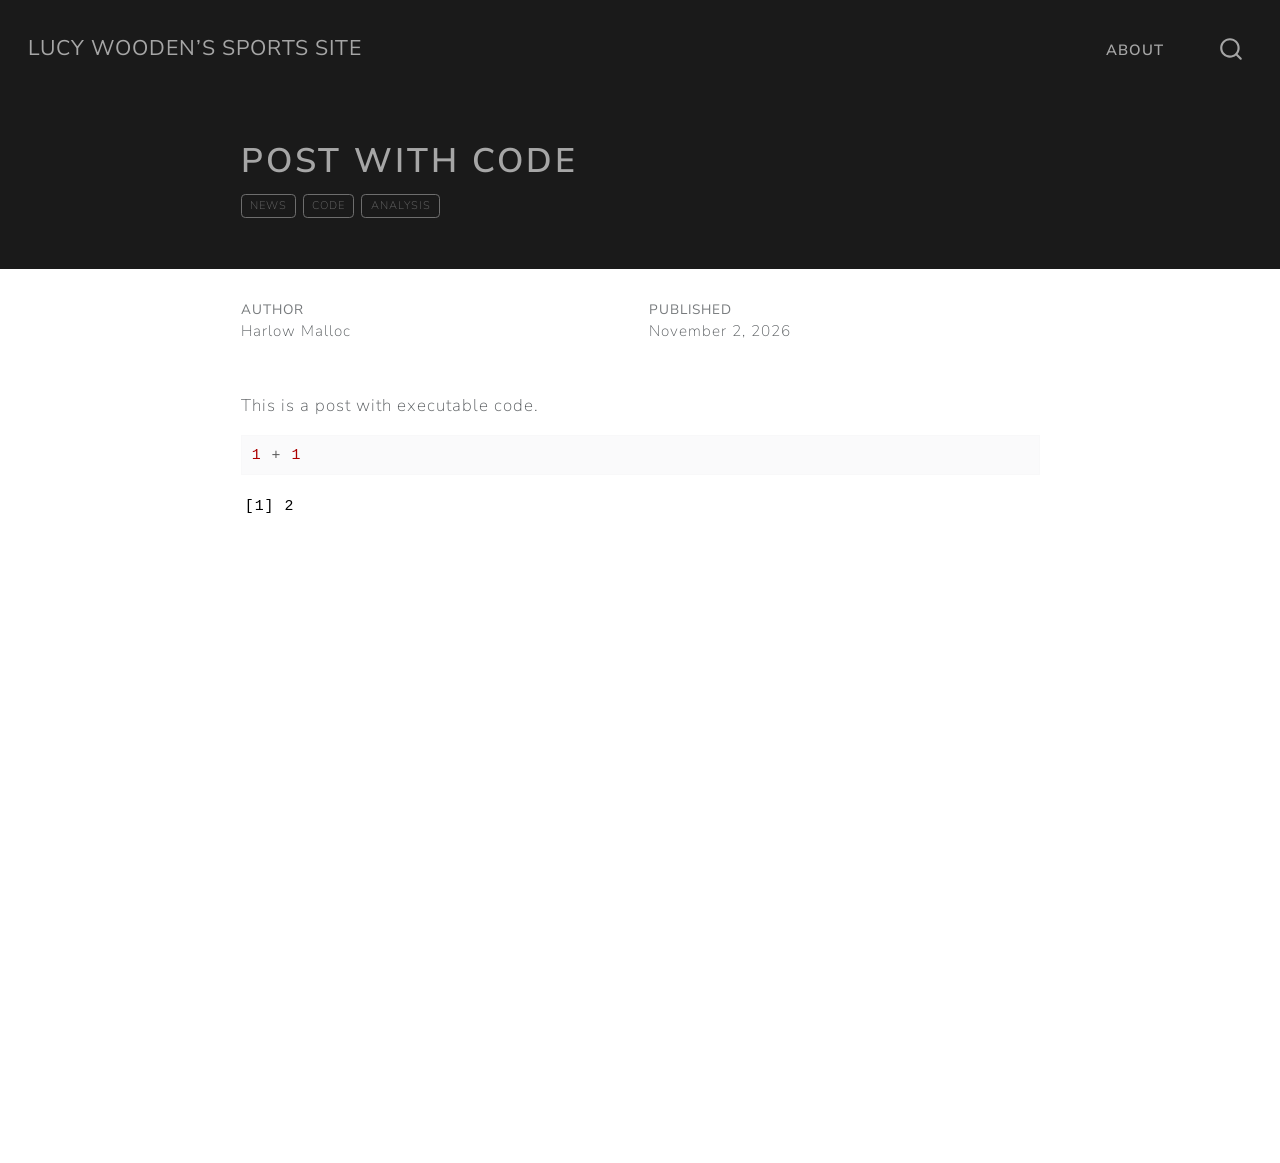
<file: posts/post-with-code/index.html>
<!DOCTYPE html>
<html xmlns="http://www.w3.org/1999/xhtml" lang="en" xml:lang="en"><head>

<meta charset="utf-8">
<meta name="generator" content="quarto-1.11.9">

<meta name="viewport" content="width=device-width, initial-scale=1.0, user-scalable=yes">

<meta name="author" content="Harlow Malloc">
<meta name="dcterms.date" content="2026-11-02">

<title>Post With Code – Lucy Wooden’s Sports Site</title>
<style>
/* Default styles provided by pandoc.
** See https://pandoc.org/MANUAL.html#variables-for-html for config info.
*/
span.smallcaps{font-variant: small-caps;}
div.columns{display: flex; gap: 1.5em;}
div.column{flex: auto;}
@media screen {
div.columns{gap: min(4vw, 1.5em);}
div.column{overflow-x: auto;}
}
div.hanging-indent{margin-left: 1.5em; text-indent: -1.5em;}
ul.task-list{list-style: none;}
ul.task-list li input[type="checkbox"] {
  width: 0.8em;
  margin: 0 0.8em 0.2em -1em; /* quarto-specific, see https://github.com/quarto-dev/quarto-cli/issues/4556 */ 
  vertical-align: middle;
}
/* CSS for syntax highlighting */
html { -webkit-text-size-adjust: 100%; }
pre > code.sourceCode { white-space: pre; position: relative; }
pre > code.sourceCode > span { display: inline-block; line-height: 1.25; }
pre > code.sourceCode > span:empty { height: 1.2em; }
.sourceCode { overflow: visible; }
code.sourceCode > span { color: inherit; text-decoration: inherit; }
div.sourceCode { margin: 1em 0; }
pre.sourceCode { margin: 0; }
@media screen {
div.sourceCode { overflow: auto; }
}
@media print {
pre > code.sourceCode { white-space: pre-wrap; }
pre > code.sourceCode > span { text-indent: -5em; padding-left: 5em; }
}
pre.numberSource code
  { counter-reset: source-line 0; }
pre.numberSource code > span
  { position: relative; left: -4em; counter-increment: source-line; }
pre.numberSource code > span > a:first-child::before
  { content: counter(source-line);
    position: relative; left: -1em; text-align: right; vertical-align: baseline;
    border: none; display: inline-block;
    -webkit-touch-callout: none; -webkit-user-select: none;
    -khtml-user-select: none; -moz-user-select: none;
    -ms-user-select: none; user-select: none;
    padding: 0 4px; width: 4em;
  }
pre.numberSource { margin-left: 3em;  padding-left: 4px; }
div.sourceCode
  {   }
@media screen {
pre > code.sourceCode > span > a:first-child::before { text-decoration: underline; }
}
</style>


<script src="../../site_libs/quarto-nav/quarto-nav.js"></script>
<script src="../../site_libs/quarto-nav/headroom.min.js"></script>
<script src="../../site_libs/clipboard/clipboard.min.js"></script>
<script src="../../site_libs/quarto-search/autocomplete.umd.js"></script>
<script src="../../site_libs/quarto-search/fuse.min.js"></script>
<script src="../../site_libs/quarto-search/quarto-search.js"></script>
<meta name="quarto:offset" content="../../">
<script src="../../site_libs/quarto-html/quarto.js" type="module"></script>
<script src="../../site_libs/quarto-html/tabsets/tabsets.js" type="module"></script>
<script src="../../site_libs/quarto-html/scrollable-regions/scrollable-regions.js" type="module"></script>
<script src="../../site_libs/quarto-html/popper.min.js"></script>
<script src="../../site_libs/quarto-html/tippy.umd.min.js"></script>
<script src="../../site_libs/quarto-html/anchor.min.js"></script>
<link href="../../site_libs/quarto-html/tippy.css" rel="stylesheet">
<link href="../../site_libs/quarto-html/quarto-syntax-highlighting-63b5708e65d6cd79cd7618c58d0c21e7.css" rel="stylesheet" id="quarto-text-highlighting-styles">
<script src="../../site_libs/bootstrap/bootstrap.min.js"></script>
<link href="../../site_libs/bootstrap/bootstrap-icons.css" rel="stylesheet">
<link href="../../site_libs/bootstrap/bootstrap-638e73c765464d896707f5aad2e9b839.min.css" rel="stylesheet" append-hash="true" id="quarto-bootstrap" data-mode="light">
<script id="quarto-search-options" type="application/json">{
  "location": "navbar",
  "copy-button": false,
  "collapse-after": 3,
  "panel-placement": "end",
  "type": "overlay",
  "limit": 50,
  "keyboard-shortcut": [
    "f",
    "/",
    "s"
  ],
  "show-item-context": false,
  "language": {
    "search-no-results-text": "No results",
    "search-matching-documents-text": "matching documents",
    "search-copy-link-title": "Copy link to search",
    "search-hide-matches-text": "Hide additional matches",
    "search-more-match-text": "more match in this document",
    "search-more-matches-text": "more matches in this document",
    "search-clear-button-title": "Clear",
    "search-text-placeholder": "",
    "search-detached-cancel-button-title": "Cancel",
    "search-submit-button-title": "Submit",
    "search-label": "Search"
  }
}</script>


<link rel="stylesheet" href="../../styles.css">
</head>

<body class="nav-fixed fullcontent quarto-light"><a id="quarto-skip-link" class="visually-hidden-focusable" href="#quarto-document-content">Skip to main content</a>

<div id="quarto-search-results"></div>
  <header id="quarto-header" class="headroom fixed-top quarto-banner">
    <nav class="navbar navbar-expand-lg " data-bs-theme="dark" aria-label="Site">
      <div class="navbar-container container-fluid">
      <div class="navbar-brand-container mx-auto">
    <a class="navbar-brand" href="../../index.html">
    <span class="navbar-title">Lucy Wooden’s Sports Site</span>
    </a>
  </div>
          <button class="navbar-toggler" type="button" data-bs-toggle="collapse" data-bs-target="#navbarCollapse" aria-controls="navbarCollapse" aria-expanded="false" aria-label="Toggle navigation" onclick="if (window.quartoToggleHeadroom) { window.quartoToggleHeadroom(); }">
  <span class="navbar-toggler-icon"></span>
</button>
          <div class="collapse navbar-collapse" id="navbarCollapse">
            <ul class="navbar-nav navbar-nav-scroll ms-auto">
  <li class="nav-item">
    <a class="nav-link" href="../../about.html"> 
<span class="menu-text">About</span></a>
  </li>  
</ul>
          </div> <!-- /navcollapse -->
            <div class="quarto-navbar-tools">
</div>
            <div id="quarto-search" class="" title="Search"></div>
      </div> <!-- /container-fluid -->
    </nav>
</header>
<!-- content -->
<header id="title-block-header" class="quarto-title-block default page-columns page-full">
  <div class="quarto-title-banner page-columns page-full">
    <div class="quarto-title column-body">
      <h1 class="title">Post With Code</h1>
                                <div class="quarto-categories">
                <div class="quarto-category">news</div>
                <div class="quarto-category">code</div>
                <div class="quarto-category">analysis</div>
              </div>
                  </div>
  </div>
    
  
  <div class="quarto-title-meta">

      <div>
      <div class="quarto-title-meta-heading">Author</div>
      <div class="quarto-title-meta-contents">
               <p>Harlow Malloc </p>
            </div>
    </div>
      
      <div>
      <div class="quarto-title-meta-heading">Published</div>
      <div class="quarto-title-meta-contents">
        <p class="date">November 2, 2026</p>
      </div>
    </div>
    
      
    </div>
    
  
  </header><div id="quarto-content" class="quarto-container page-columns page-rows-contents page-layout-article page-navbar">
<!-- sidebar -->
<!-- margin-sidebar -->
    
<!-- main -->
<main class="content quarto-banner-title-block" id="quarto-document-content" tabindex="-1">





<p>This is a post with executable code.</p>
<div class="cell">
<div class="code-copy-outer-scaffold"><div class="sourceCode cell-code" id="cb1"><pre class="sourceCode r code-with-copy"><code class="sourceCode r"><span id="cb1-1"><a href="#cb1-1" aria-hidden="true" tabindex="-1"></a><span class="dv">1</span> <span class="sc">+</span> <span class="dv">1</span></span></code></pre></div><button title="Copy to Clipboard" class="code-copy-button"><i class="bi"></i></button></div>
<div class="cell-output cell-output-stdout">
<pre><code>[1] 2</code></pre>
</div>
</div>



</main> <!-- /main -->
<script id="quarto-html-after-body" type="application/javascript">
  window.document.addEventListener("DOMContentLoaded", function (event) {
    const icon = "";
    const anchorJS = new window.AnchorJS();
    anchorJS.options = {
      placement: 'right',
      icon: icon
    };
    anchorJS.add('.anchored');
    const isCodeAnnotation = (el) => {
      for (const clz of el.classList) {
        if (clz.startsWith('code-annotation-')) {                     
          return true;
        }
      }
      return false;
    }
    const onCopySuccess = function(e) {
      // button target
      const button = e.trigger;
      // don't keep focus
      button.blur();
      // flash "checked"
      button.classList.add('code-copy-button-checked');
      var currentTitle = button.getAttribute("title");
      button.setAttribute("title", "Copied!");
      let tooltip;
      if (window.bootstrap) {
        button.setAttribute("data-bs-toggle", "tooltip");
        button.setAttribute("data-bs-placement", "left");
        button.setAttribute("data-bs-title", "Copied!");
        tooltip = new bootstrap.Tooltip(button, 
          { trigger: "manual", 
            customClass: "code-copy-button-tooltip",
            offset: [0, -8]});
        tooltip.show();    
      }
      setTimeout(function() {
        if (tooltip) {
          tooltip.hide();
          button.removeAttribute("data-bs-title");
          button.removeAttribute("data-bs-toggle");
          button.removeAttribute("data-bs-placement");
        }
        button.setAttribute("title", currentTitle);
        button.classList.remove('code-copy-button-checked');
      }, 1000);
      // clear code selection
      e.clearSelection();
    }
    const getTextToCopy = function(trigger) {
      const outerScaffold = trigger.parentElement.cloneNode(true);
      const codeEl = outerScaffold.querySelector('code');
      for (const childEl of codeEl.children) {
        if (isCodeAnnotation(childEl)) {
          childEl.remove();
        }
      }
      return codeEl.innerText;
    }
    const clipboard = new window.ClipboardJS('.code-copy-button:not([data-in-quarto-modal])', {
      text: getTextToCopy
    });
    clipboard.on('success', onCopySuccess);
    if (window.document.getElementById('quarto-embedded-source-code-modal')) {
      const clipboardModal = new window.ClipboardJS('.code-copy-button[data-in-quarto-modal]', {
        text: getTextToCopy,
        container: window.document.getElementById('quarto-embedded-source-code-modal')
      });
      clipboardModal.on('success', onCopySuccess);
    }
      var localhostRegex = new RegExp(/^(?:http|https):\/\/localhost\:?[0-9]*\//);
      var mailtoRegex = new RegExp(/^mailto:/);
        var filterRegex = new RegExp("https:\/\/your-website-url\.example\.com");
      var isInternal = (href) => {
          return filterRegex.test(href) || localhostRegex.test(href) || mailtoRegex.test(href);
      }
      // Inspect non-navigation links and adorn them if external
      window.quartoDecorateExternalLinks = function (root) {
     var links = (root || window.document).querySelectorAll('a[href]:not(.nav-link):not(.navbar-brand):not(.toc-action):not(.sidebar-link):not(.sidebar-item-toggle):not(.pagination-link):not(.no-external):not([aria-hidden]):not(.dropdown-item):not(.quarto-navigation-tool):not(.about-link)');
      for (var i=0; i<links.length; i++) {
        const link = links[i];
        if (!isInternal(link.href)) {
          // undo the damage that might have been done by quarto-nav.js in the case of
          // links that we want to consider external
          if (link.dataset.originalHref !== undefined) {
            link.href = link.dataset.originalHref;
          }
          if (!link.classList.contains('no-external-icon')) {
          }
        }
      }
      };
      window.quartoDecorateExternalLinks(window.document);
    // Esc closes the popup (WCAG 1.4.13) and focus leaving both trigger and
    // popup closes it (WCAG 2.4.11); tippy handles neither for interactive popups.
    const hideOnEscAndFocusOut = {
      name: 'hideOnEscAndFocusOut',
      defaultValue: true,
      fn(instance) {
        const dismiss = () => {
          // A show scheduled by the trigger delay would otherwise reopen it
          instance.clearDelayTimeouts();
          instance.hide();
        };
        const onKeyDown = (event) => {
          if (event.key !== 'Escape') {
            return;
          }
          // Keep Esc from also reaching page handlers (e.g. reveal.js overview),
          // except an open reveal.js slide menu, which Esc should close too.
          // The menu handles keys only when its keyboard option is on.
          const menuHandlesEsc = window.Reveal?.getPlugin?.('menu')?.isOpen() &&
            window.Reveal.getConfig().menu?.keyboard !== false;
          if (!menuHandlesEsc) {
            event.stopPropagation();
          }
          if (instance.popper.contains(window.document.activeElement)) {
            // Disabled while refocusing so the focus trigger does not reopen it
            instance.disable();
            instance.reference.focus();
            instance.enable();
          }
          dismiss();
        };
        const onFocusOut = (event) => {
          const target = event.relatedTarget;
          if (target && !instance.reference.contains(target) &&
              !instance.popper.contains(target)) {
            dismiss();
          }
        };
        // On the trigger too: a click trigger (code-annotations: select) has no
        // blur handling. Attached for the instance's lifetime so leaving the
        // trigger also cancels a show still pending on the trigger delay.
        instance.reference.addEventListener('focusout', onFocusOut);
        return {
          onShow() {
            window.document.addEventListener('keydown', onKeyDown, true);
            instance.popper.addEventListener('focusout', onFocusOut);
          },
          onHide() {
            window.document.removeEventListener('keydown', onKeyDown, true);
            instance.popper.removeEventListener('focusout', onFocusOut);
          },
          onDestroy() {
            instance.reference.removeEventListener('focusout', onFocusOut);
          },
        };
      },
    };
    function tippyHover(el, contentFn, onTriggerFn, onUntriggerFn) {
      const config = {
        allowHTML: true,
        maxWidth: 500,
        delay: 100,
        arrow: false,
        appendTo: function(el) {
            return el.parentElement;
        },
        interactive: true,
        interactiveBorder: 10,
        theme: 'quarto',
        placement: 'bottom-start',
        plugins: [hideOnEscAndFocusOut],
      };
      if (contentFn) {
        config.content = contentFn;
      }
      if (onTriggerFn) {
        config.onTrigger = onTriggerFn;
      }
      if (onUntriggerFn) {
        config.onUntrigger = onUntriggerFn;
      }
      window.tippy(el, config); 
    }
    const noterefs = window.document.querySelectorAll('a[role="doc-noteref"]');
    for (var i=0; i<noterefs.length; i++) {
      const ref = noterefs[i];
      tippyHover(ref, function() {
        // use id or data attribute instead here
        let href = ref.getAttribute('data-footnote-href') || ref.getAttribute('href');
        try { href = new URL(href).hash; } catch {}
        const id = href.replace(/^#\/?/, "");
        const note = window.document.getElementById(id);
        if (note) {
          return note.innerHTML;
        } else {
          return "";
        }
      });
    }
    const xrefs = window.document.querySelectorAll('a.quarto-xref');
    const processXRef = (id, note) => {
      // Strip column container classes
      const stripColumnClz = (el) => {
        el.classList.remove("page-full", "page-columns");
        if (el.children) {
          for (const child of el.children) {
            stripColumnClz(child);
          }
        }
      }
      stripColumnClz(note)
      if (id === null || id.startsWith('sec-')) {
        // Special case sections, only their first couple elements
        const container = document.createElement("div");
        if (note.children && note.children.length > 2) {
          container.appendChild(note.children[0].cloneNode(true));
          for (let i = 1; i < note.children.length; i++) {
            const child = note.children[i];
            if (child.tagName === "P" && child.innerText === "") {
              continue;
            } else {
              container.appendChild(child.cloneNode(true));
              break;
            }
          }
          if (window.Quarto?.typesetMath) {
            window.Quarto.typesetMath(container);
          }
          return container.innerHTML
        } else {
          if (window.Quarto?.typesetMath) {
            window.Quarto.typesetMath(note);
          }
          return note.innerHTML;
        }
      } else {
        // Remove any anchor links if they are present
        const anchorLink = note.querySelector('a.anchorjs-link');
        if (anchorLink) {
          anchorLink.remove();
        }
        if (window.Quarto?.typesetMath) {
          window.Quarto.typesetMath(note);
        }
        if (note.classList.contains("callout")) {
          return note.outerHTML;
        } else {
          return note.innerHTML;
        }
      }
    }
    for (var i=0; i<xrefs.length; i++) {
      const xref = xrefs[i];
      tippyHover(xref, undefined, function(instance) {
        instance.disable();
        let url = xref.getAttribute('href');
        let hash = undefined; 
        if (url.startsWith('#')) {
          hash = url;
        } else {
          try { hash = new URL(url).hash; } catch {}
        }
        if (hash) {
          const id = hash.replace(/^#\/?/, "");
          const note = window.document.getElementById(id);
          if (note !== null) {
            try {
              const html = processXRef(id, note.cloneNode(true));
              instance.setContent(html);
            } finally {
              instance.enable();
              instance.show();
            }
          } else {
            // See if we can fetch this
            fetch(url.split('#')[0])
            .then(res => res.text())
            .then(html => {
              const parser = new DOMParser();
              const htmlDoc = parser.parseFromString(html, "text/html");
              const note = htmlDoc.getElementById(id);
              if (note !== null) {
                const html = processXRef(id, note);
                instance.setContent(html);
              } 
            }).finally(() => {
              instance.enable();
              instance.show();
            });
          }
        } else {
          // See if we can fetch a full url (with no hash to target)
          // This is a special case and we should probably do some content thinning / targeting
          fetch(url)
          .then(res => res.text())
          .then(html => {
            const parser = new DOMParser();
            const htmlDoc = parser.parseFromString(html, "text/html");
            const note = htmlDoc.querySelector('main.content');
            if (note !== null) {
              // This should only happen for chapter cross references
              // (since there is no id in the URL)
              // remove the first header
              if (note.children.length > 0 && note.children[0].tagName === "HEADER") {
                note.children[0].remove();
              }
              const html = processXRef(null, note);
              instance.setContent(html);
            } 
          }).finally(() => {
            instance.enable();
            instance.show();
          });
        }
      }, function(instance) {
      });
    }
        let selectedAnnoteEl;
        const selectorForAnnotation = ( cell, annotation) => {
          let cellAttr = 'data-code-cell="' + cell + '"';
          let lineAttr = 'data-code-annotation="' +  annotation + '"';
          const selector = 'span[' + cellAttr + '][' + lineAttr + ']';
          return selector;
        }
        const selectCodeLines = (annoteEl) => {
          const doc = window.document;
          const targetCell = annoteEl.getAttribute("data-target-cell");
          const targetAnnotation = annoteEl.getAttribute("data-target-annotation");
          const annoteSpan = window.document.querySelector(selectorForAnnotation(targetCell, targetAnnotation));
          const lines = annoteSpan.getAttribute("data-code-lines").split(",");
          const lineIds = lines.map((line) => {
            return targetCell + "-" + line;
          })
          // Each band is positioned against its own containing block, which is
          // not the offsetParent of the lines, so place it from client rects.
          const placeBand = (band, firstEl, lastEl, codeBlock) => {
            const container = band.offsetParent;
            if (container === null) {
              return;
            }
            const containerRect = container.getBoundingClientRect();
            // Reveal.js scales slides with a transform, so convert client
            // pixels back to the CSS pixels of the container.
            const scale = containerRect.height / container.offsetHeight || 1;
            const firstRect = firstEl.getBoundingClientRect();
            const lastRect = lastEl.getBoundingClientRect();
            const top = (firstRect.top - containerRect.top) / scale - container.clientTop + container.scrollTop;
            const height = (lastRect.bottom - firstRect.top) / scale;
            band.style.top = top - 2 + "px";
            band.style.height = height + 4 + "px";
            if (codeBlock) {
              // Without the copy button wrapper, the containing block is wider
              // than the code block, so span the code block explicitly.
              const blockRect = codeBlock.getBoundingClientRect();
              band.style.left = (blockRect.left - containerRect.left) / scale - container.clientLeft + container.scrollLeft + "px";
              band.style.width = blockRect.width / scale + "px";
            }
          };
          if (lineIds.length > 0) {
            const el = window.document.getElementById(lineIds[0]);
            const lastEl = window.document.getElementById(lineIds[lineIds.length - 1]);
            const parent = el.parentElement.parentElement;
            // cook up a div (if necessary) and position it
            let div = window.document.getElementById("code-annotation-line-highlight");
            if (div === null) {
              div = window.document.createElement("div");
              div.setAttribute("id", "code-annotation-line-highlight");
              div.style.position = 'absolute';
              parent.appendChild(div);
            }
            placeBand(div, el, lastEl, parent.closest("div.sourceCode") || parent);
            let gutterDiv = window.document.getElementById("code-annotation-line-highlight-gutter");
            if (gutterDiv === null) {
              gutterDiv = window.document.createElement("div");
              gutterDiv.setAttribute("id", "code-annotation-line-highlight-gutter");
              gutterDiv.style.position = 'absolute';
              const codeCell = window.document.getElementById(targetCell);
              const gutter = codeCell.querySelector('.code-annotation-gutter');
              gutter.appendChild(gutterDiv);
            }
            placeBand(gutterDiv, el, lastEl);
            selectedAnnoteEl = annoteEl;
          }
        };
        const unselectCodeLines = () => {
          const elementsIds = ["code-annotation-line-highlight", "code-annotation-line-highlight-gutter"];
          elementsIds.forEach((elId) => {
            const div = window.document.getElementById(elId);
            if (div) {
              div.remove();
            }
          });
          selectedAnnoteEl = undefined;
        };
          // Handle positioning of the toggle
      window.addEventListener(
        "resize",
        throttle(() => {
          elRect = undefined;
          if (selectedAnnoteEl) {
            selectCodeLines(selectedAnnoteEl);
          }
        }, 10)
      );
      function throttle(fn, ms) {
      let throttle = false;
      let timer;
        return (...args) => {
          if(!throttle) { // first call gets through
              fn.apply(this, args);
              throttle = true;
          } else { // all the others get throttled
              if(timer) clearTimeout(timer); // cancel #2
              timer = setTimeout(() => {
                fn.apply(this, args);
                timer = throttle = false;
              }, ms);
          }
        };
      }
        // Attach click handler to the DT
        const annoteDls = window.document.querySelectorAll('dt[data-target-cell]');
        for (const annoteDlNode of annoteDls) {
          annoteDlNode.addEventListener('click', (event) => {
            const clickedEl = event.target;
            if (clickedEl !== selectedAnnoteEl) {
              unselectCodeLines();
              const activeEl = window.document.querySelector('dt[data-target-cell].code-annotation-active');
              if (activeEl) {
                activeEl.classList.remove('code-annotation-active');
              }
              selectCodeLines(clickedEl);
              clickedEl.classList.add('code-annotation-active');
            } else {
              // Unselect the line
              unselectCodeLines();
              clickedEl.classList.remove('code-annotation-active');
            }
          });
        }
    const findCites = (el) => {
      const parentEl = el.parentElement;
      if (parentEl) {
        const cites = parentEl.dataset.cites;
        if (cites) {
          return {
            el,
            cites: cites.split(' ')
          };
        } else {
          return findCites(el.parentElement)
        }
      } else {
        return undefined;
      }
    };
    var bibliorefs = window.document.querySelectorAll('a[role="doc-biblioref"]');
    for (var i=0; i<bibliorefs.length; i++) {
      const ref = bibliorefs[i];
      const citeInfo = findCites(ref);
      if (citeInfo) {
        tippyHover(citeInfo.el, function() {
          var popup = window.document.createElement('div');
          citeInfo.cites.forEach(function(cite) {
            var citeDiv = window.document.createElement('div');
            citeDiv.classList.add('hanging-indent');
            citeDiv.classList.add('csl-entry');
            var biblioDiv = window.document.getElementById('ref-' + cite);
            if (biblioDiv) {
              citeDiv.innerHTML = biblioDiv.innerHTML;
            }
            popup.appendChild(citeDiv);
          });
          return popup.innerHTML;
        });
      }
    }
  });
  </script>
  <script type="application/javascript">
  window.quartoScrollableRegionsLabels = {"code":"Scrollable code","output":"Scrollable output"};
  </script>
</div> <!-- /content -->




</body></html>
</file>
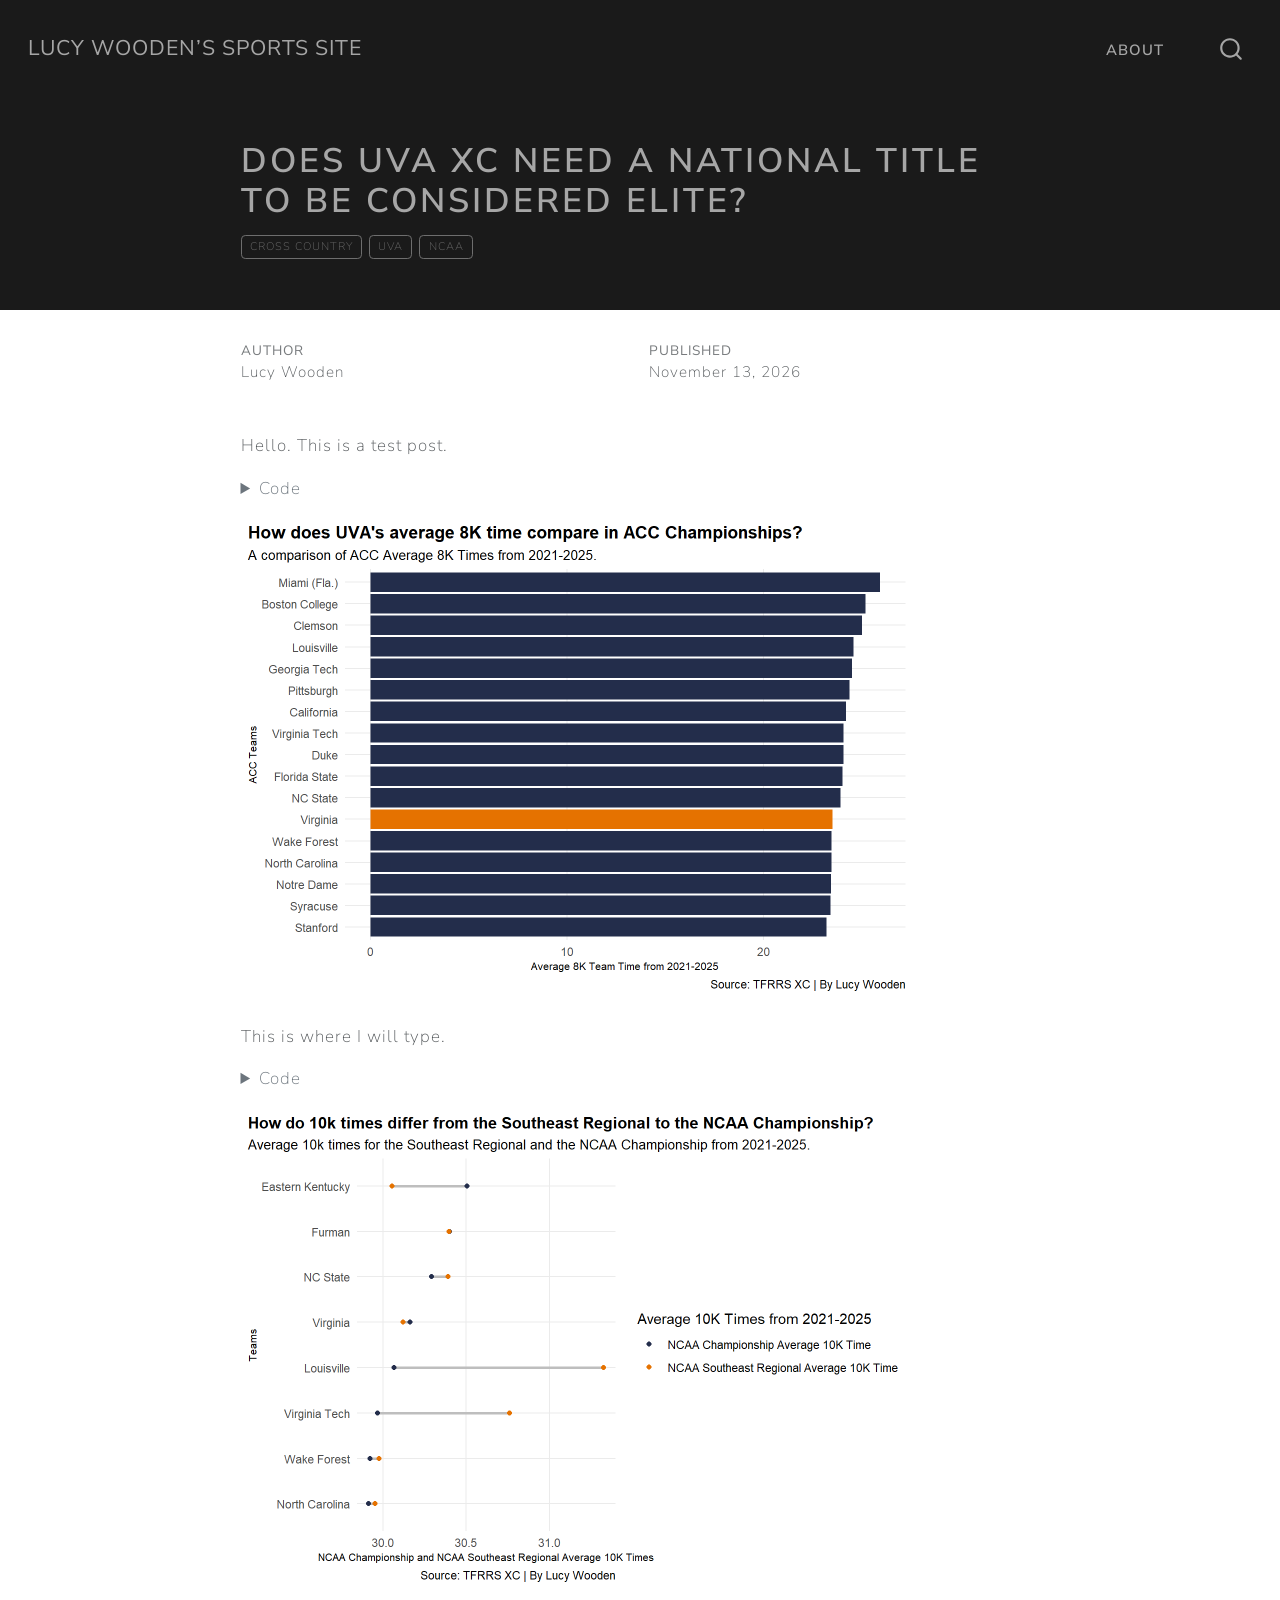
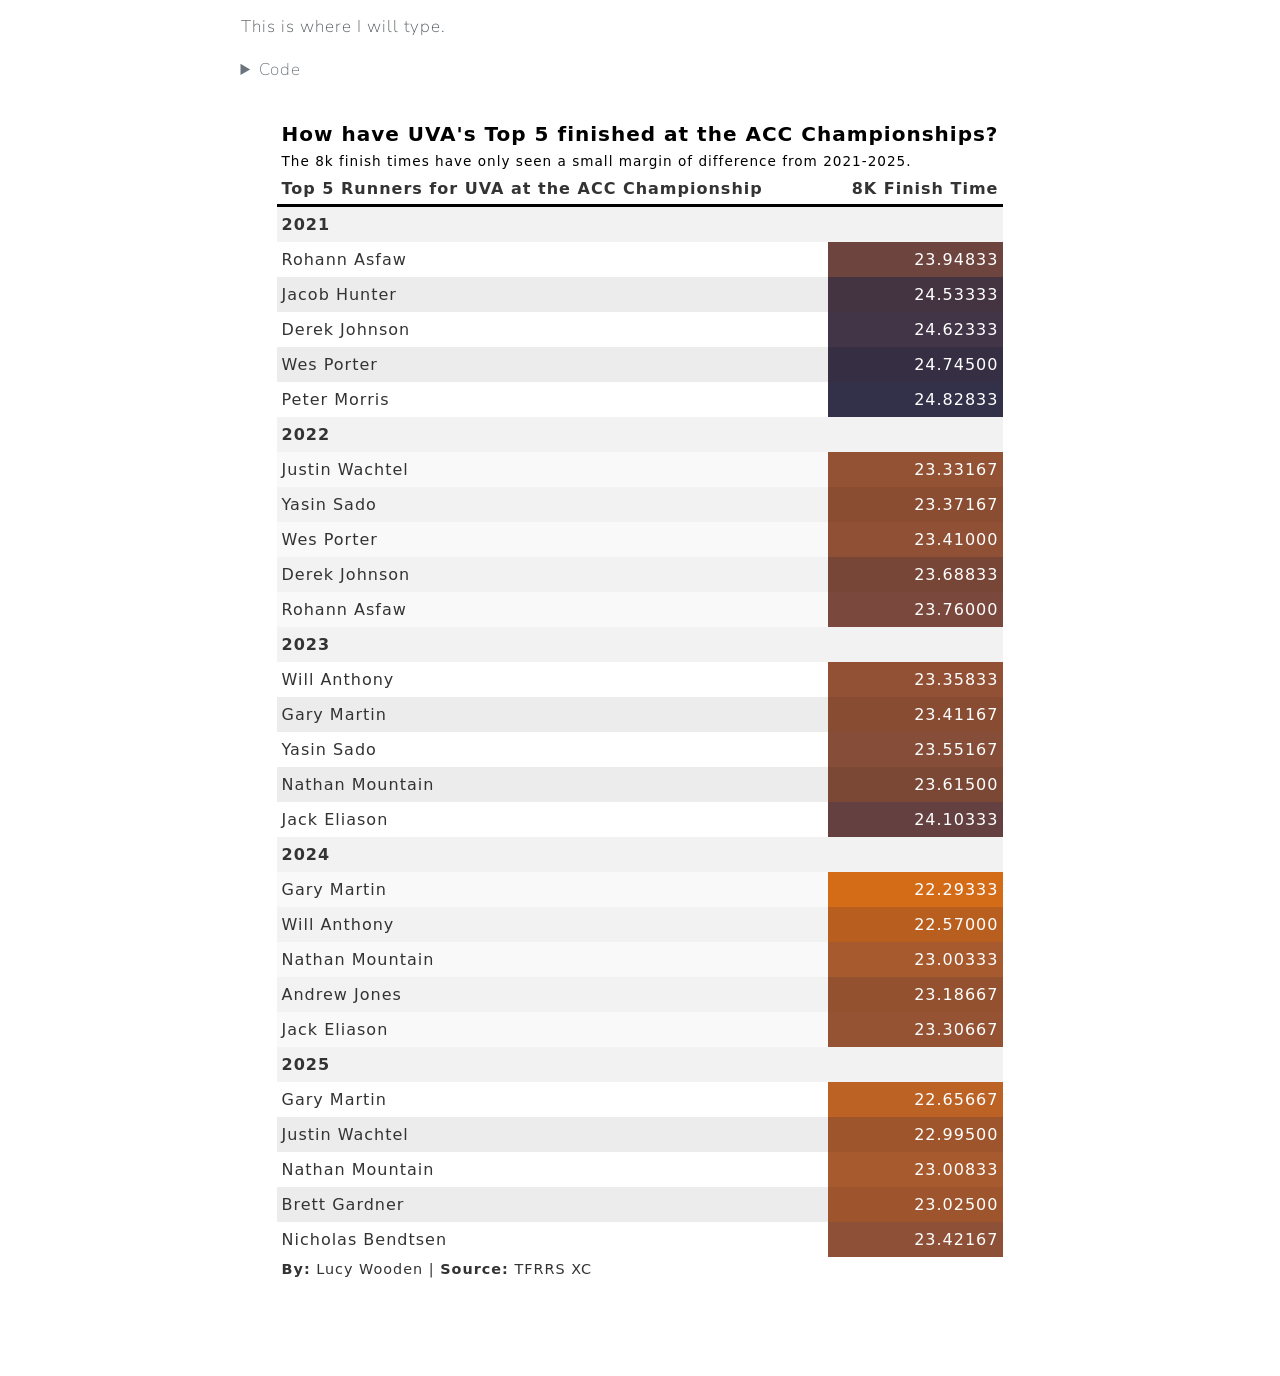
<file: posts/uva-mens-cross-country/index.html>
<!DOCTYPE html>
<html xmlns="http://www.w3.org/1999/xhtml" lang="en" xml:lang="en"><head>

<meta charset="utf-8">
<meta name="generator" content="quarto-1.11.9">

<meta name="viewport" content="width=device-width, initial-scale=1.0, user-scalable=yes">

<meta name="author" content="Lucy Wooden">
<meta name="dcterms.date" content="2026-11-13">

<title>Does UVA XC need a national title to be considered elite? – Lucy Wooden’s Sports Site</title>
<style>
/* Default styles provided by pandoc.
** See https://pandoc.org/MANUAL.html#variables-for-html for config info.
*/
span.smallcaps{font-variant: small-caps;}
div.columns{display: flex; gap: 1.5em;}
div.column{flex: auto;}
@media screen {
div.columns{gap: min(4vw, 1.5em);}
div.column{overflow-x: auto;}
}
div.hanging-indent{margin-left: 1.5em; text-indent: -1.5em;}
ul.task-list{list-style: none;}
ul.task-list li input[type="checkbox"] {
  width: 0.8em;
  margin: 0 0.8em 0.2em -1em; /* quarto-specific, see https://github.com/quarto-dev/quarto-cli/issues/4556 */ 
  vertical-align: middle;
}
/* CSS for syntax highlighting */
html { -webkit-text-size-adjust: 100%; }
pre > code.sourceCode { white-space: pre; position: relative; }
pre > code.sourceCode > span { display: inline-block; line-height: 1.25; }
pre > code.sourceCode > span:empty { height: 1.2em; }
.sourceCode { overflow: visible; }
code.sourceCode > span { color: inherit; text-decoration: inherit; }
div.sourceCode { margin: 1em 0; }
pre.sourceCode { margin: 0; }
@media screen {
div.sourceCode { overflow: auto; }
}
@media print {
pre > code.sourceCode { white-space: pre-wrap; }
pre > code.sourceCode > span { text-indent: -5em; padding-left: 5em; }
}
pre.numberSource code
  { counter-reset: source-line 0; }
pre.numberSource code > span
  { position: relative; left: -4em; counter-increment: source-line; }
pre.numberSource code > span > a:first-child::before
  { content: counter(source-line);
    position: relative; left: -1em; text-align: right; vertical-align: baseline;
    border: none; display: inline-block;
    -webkit-touch-callout: none; -webkit-user-select: none;
    -khtml-user-select: none; -moz-user-select: none;
    -ms-user-select: none; user-select: none;
    padding: 0 4px; width: 4em;
  }
pre.numberSource { margin-left: 3em;  padding-left: 4px; }
div.sourceCode
  {   }
@media screen {
pre > code.sourceCode > span > a:first-child::before { text-decoration: underline; }
}
</style>


<script src="../../site_libs/quarto-nav/quarto-nav.js"></script>
<script src="../../site_libs/quarto-nav/headroom.min.js"></script>
<script src="../../site_libs/clipboard/clipboard.min.js"></script>
<script src="../../site_libs/quarto-search/autocomplete.umd.js"></script>
<script src="../../site_libs/quarto-search/fuse.min.js"></script>
<script src="../../site_libs/quarto-search/quarto-search.js"></script>
<meta name="quarto:offset" content="../../">
<script src="../../site_libs/quarto-html/quarto.js" type="module"></script>
<script src="../../site_libs/quarto-html/tabsets/tabsets.js" type="module"></script>
<script src="../../site_libs/quarto-html/scrollable-regions/scrollable-regions.js" type="module"></script>
<script src="../../site_libs/quarto-html/popper.min.js"></script>
<script src="../../site_libs/quarto-html/tippy.umd.min.js"></script>
<script src="../../site_libs/quarto-html/anchor.min.js"></script>
<link href="../../site_libs/quarto-html/tippy.css" rel="stylesheet">
<link href="../../site_libs/quarto-html/quarto-syntax-highlighting-63b5708e65d6cd79cd7618c58d0c21e7.css" rel="stylesheet" id="quarto-text-highlighting-styles">
<script src="../../site_libs/bootstrap/bootstrap.min.js"></script>
<link href="../../site_libs/bootstrap/bootstrap-icons.css" rel="stylesheet">
<link href="../../site_libs/bootstrap/bootstrap-638e73c765464d896707f5aad2e9b839.min.css" rel="stylesheet" append-hash="true" id="quarto-bootstrap" data-mode="light">
<script id="quarto-search-options" type="application/json">{
  "location": "navbar",
  "copy-button": false,
  "collapse-after": 3,
  "panel-placement": "end",
  "type": "overlay",
  "limit": 50,
  "keyboard-shortcut": [
    "f",
    "/",
    "s"
  ],
  "show-item-context": false,
  "language": {
    "search-no-results-text": "No results",
    "search-matching-documents-text": "matching documents",
    "search-copy-link-title": "Copy link to search",
    "search-hide-matches-text": "Hide additional matches",
    "search-more-match-text": "more match in this document",
    "search-more-matches-text": "more matches in this document",
    "search-clear-button-title": "Clear",
    "search-text-placeholder": "",
    "search-detached-cancel-button-title": "Cancel",
    "search-submit-button-title": "Submit",
    "search-label": "Search"
  }
}</script>


<link rel="stylesheet" href="../../styles.css">
</head>

<body class="nav-fixed fullcontent quarto-light"><a id="quarto-skip-link" class="visually-hidden-focusable" href="#quarto-document-content">Skip to main content</a>

<div id="quarto-search-results"></div>
  <header id="quarto-header" class="headroom fixed-top quarto-banner">
    <nav class="navbar navbar-expand-lg " data-bs-theme="dark" aria-label="Site">
      <div class="navbar-container container-fluid">
      <div class="navbar-brand-container mx-auto">
    <a class="navbar-brand" href="../../index.html">
    <span class="navbar-title">Lucy Wooden’s Sports Site</span>
    </a>
  </div>
          <button class="navbar-toggler" type="button" data-bs-toggle="collapse" data-bs-target="#navbarCollapse" aria-controls="navbarCollapse" aria-expanded="false" aria-label="Toggle navigation" onclick="if (window.quartoToggleHeadroom) { window.quartoToggleHeadroom(); }">
  <span class="navbar-toggler-icon"></span>
</button>
          <div class="collapse navbar-collapse" id="navbarCollapse">
            <ul class="navbar-nav navbar-nav-scroll ms-auto">
  <li class="nav-item">
    <a class="nav-link" href="../../about.html"> 
<span class="menu-text">About</span></a>
  </li>  
</ul>
          </div> <!-- /navcollapse -->
            <div class="quarto-navbar-tools">
</div>
            <div id="quarto-search" class="" title="Search"></div>
      </div> <!-- /container-fluid -->
    </nav>
</header>
<!-- content -->
<header id="title-block-header" class="quarto-title-block default page-columns page-full">
  <div class="quarto-title-banner page-columns page-full">
    <div class="quarto-title column-body">
      <h1 class="title">Does UVA XC need a national title to be considered elite?</h1>
                                <div class="quarto-categories">
                <div class="quarto-category">cross country</div>
                <div class="quarto-category">uva</div>
                <div class="quarto-category">ncaa</div>
              </div>
                  </div>
  </div>
    
  
  <div class="quarto-title-meta">

      <div>
      <div class="quarto-title-meta-heading">Author</div>
      <div class="quarto-title-meta-contents">
               <p>Lucy Wooden </p>
            </div>
    </div>
      
      <div>
      <div class="quarto-title-meta-heading">Published</div>
      <div class="quarto-title-meta-contents">
        <p class="date">November 13, 2026</p>
      </div>
    </div>
    
      
    </div>
    
  
  </header><div id="quarto-content" class="quarto-container page-columns page-rows-contents page-layout-article page-navbar">
<!-- sidebar -->
<!-- margin-sidebar -->
    
<!-- main -->
<main class="content quarto-banner-title-block" id="quarto-document-content" tabindex="-1">





<p>Hello. This is a test post.</p>
<div class="cell">
<details class="code-fold">
<summary>Code</summary>
<div class="code-copy-outer-scaffold"><div class="sourceCode cell-code" id="cb1"><pre class="sourceCode r code-with-copy"><code class="sourceCode r"><span id="cb1-1"><a href="#cb1-1" aria-hidden="true" tabindex="-1"></a><span class="fu">library</span>(tidyverse)</span>
<span id="cb1-2"><a href="#cb1-2" aria-hidden="true" tabindex="-1"></a></span>
<span id="cb1-3"><a href="#cb1-3" aria-hidden="true" tabindex="-1"></a>acc_team_2021 <span class="ot">&lt;-</span><span class="fu">read.csv</span>(<span class="st">"acc_championship_team_results21.csv"</span>) <span class="sc">|&gt;</span> </span>
<span id="cb1-4"><a href="#cb1-4" aria-hidden="true" tabindex="-1"></a>  <span class="fu">mutate</span>(<span class="at">Year=</span><span class="dv">2021</span>)</span>
<span id="cb1-5"><a href="#cb1-5" aria-hidden="true" tabindex="-1"></a></span>
<span id="cb1-6"><a href="#cb1-6" aria-hidden="true" tabindex="-1"></a>acc_team_2022 <span class="ot">&lt;-</span> <span class="fu">read.csv</span>(<span class="st">"acc_championship_team_results22.csv"</span>) <span class="sc">|&gt;</span> </span>
<span id="cb1-7"><a href="#cb1-7" aria-hidden="true" tabindex="-1"></a>  <span class="fu">mutate</span>(<span class="at">Year=</span><span class="dv">2022</span>)</span>
<span id="cb1-8"><a href="#cb1-8" aria-hidden="true" tabindex="-1"></a></span>
<span id="cb1-9"><a href="#cb1-9" aria-hidden="true" tabindex="-1"></a>acc_team_2023 <span class="ot">&lt;-</span> <span class="fu">read.csv</span> (<span class="st">"acc_championship_team_results23.csv"</span>) <span class="sc">|&gt;</span></span>
<span id="cb1-10"><a href="#cb1-10" aria-hidden="true" tabindex="-1"></a>  <span class="fu">mutate</span>(<span class="at">Year=</span> <span class="dv">2023</span>)</span>
<span id="cb1-11"><a href="#cb1-11" aria-hidden="true" tabindex="-1"></a></span>
<span id="cb1-12"><a href="#cb1-12" aria-hidden="true" tabindex="-1"></a>acc_team_2024 <span class="ot">&lt;-</span> <span class="fu">read.csv</span> (<span class="st">"acc_championship_team_results24.csv"</span>) <span class="sc">|&gt;</span> </span>
<span id="cb1-13"><a href="#cb1-13" aria-hidden="true" tabindex="-1"></a>  <span class="fu">mutate</span>(<span class="at">Year=</span> <span class="dv">2024</span>)</span>
<span id="cb1-14"><a href="#cb1-14" aria-hidden="true" tabindex="-1"></a></span>
<span id="cb1-15"><a href="#cb1-15" aria-hidden="true" tabindex="-1"></a>acc_team_2025 <span class="ot">&lt;-</span> <span class="fu">read.csv</span> (<span class="st">"acc_championship_team_results25.csv"</span>) <span class="sc">|&gt;</span> </span>
<span id="cb1-16"><a href="#cb1-16" aria-hidden="true" tabindex="-1"></a>  <span class="fu">mutate</span>(<span class="at">Year=</span> <span class="dv">2025</span>)</span>
<span id="cb1-17"><a href="#cb1-17" aria-hidden="true" tabindex="-1"></a></span>
<span id="cb1-18"><a href="#cb1-18" aria-hidden="true" tabindex="-1"></a>acc_teamresults <span class="ot">&lt;-</span> <span class="fu">bind_rows</span> (</span>
<span id="cb1-19"><a href="#cb1-19" aria-hidden="true" tabindex="-1"></a>  acc_team_2021, </span>
<span id="cb1-20"><a href="#cb1-20" aria-hidden="true" tabindex="-1"></a>  acc_team_2022, </span>
<span id="cb1-21"><a href="#cb1-21" aria-hidden="true" tabindex="-1"></a>  acc_team_2023, </span>
<span id="cb1-22"><a href="#cb1-22" aria-hidden="true" tabindex="-1"></a>  acc_team_2024, </span>
<span id="cb1-23"><a href="#cb1-23" aria-hidden="true" tabindex="-1"></a>  acc_team_2025</span>
<span id="cb1-24"><a href="#cb1-24" aria-hidden="true" tabindex="-1"></a>)</span>
<span id="cb1-25"><a href="#cb1-25" aria-hidden="true" tabindex="-1"></a></span>
<span id="cb1-26"><a href="#cb1-26" aria-hidden="true" tabindex="-1"></a>acc_decimal_times <span class="ot">&lt;-</span> acc_teamresults <span class="sc">|&gt;</span></span>
<span id="cb1-27"><a href="#cb1-27" aria-hidden="true" tabindex="-1"></a>  <span class="fu">separate</span>(Avg..Time, <span class="at">into=</span> <span class="fu">c</span>(<span class="st">"minutes"</span>, <span class="st">"seconds"</span>, <span class="st">"milliseconds"</span>), <span class="at">sep=</span><span class="st">":"</span>) <span class="sc">|&gt;</span></span>
<span id="cb1-28"><a href="#cb1-28" aria-hidden="true" tabindex="-1"></a>  <span class="fu">mutate</span>(<span class="at">DecimalTime=</span> <span class="fu">as.numeric</span>(minutes) <span class="sc">+</span> (<span class="fu">as.numeric</span>(seconds)<span class="sc">/</span><span class="dv">60</span>))</span>
<span id="cb1-29"><a href="#cb1-29" aria-hidden="true" tabindex="-1"></a></span>
<span id="cb1-30"><a href="#cb1-30" aria-hidden="true" tabindex="-1"></a>avg_time_2021_2025 <span class="ot">&lt;-</span> acc_decimal_times <span class="sc">|&gt;</span> </span>
<span id="cb1-31"><a href="#cb1-31" aria-hidden="true" tabindex="-1"></a>  <span class="fu">group_by</span>(Team) <span class="sc">|&gt;</span> </span>
<span id="cb1-32"><a href="#cb1-32" aria-hidden="true" tabindex="-1"></a>  <span class="fu">summarise</span>(</span>
<span id="cb1-33"><a href="#cb1-33" aria-hidden="true" tabindex="-1"></a>    <span class="at">avg_time_2021_2025 =</span> <span class="fu">mean</span>(DecimalTime)</span>
<span id="cb1-34"><a href="#cb1-34" aria-hidden="true" tabindex="-1"></a>  ) <span class="sc">|&gt;</span></span>
<span id="cb1-35"><a href="#cb1-35" aria-hidden="true" tabindex="-1"></a>  <span class="fu">arrange</span>(avg_time_2021_2025) </span>
<span id="cb1-36"><a href="#cb1-36" aria-hidden="true" tabindex="-1"></a></span>
<span id="cb1-37"><a href="#cb1-37" aria-hidden="true" tabindex="-1"></a>uva <span class="ot">&lt;-</span> avg_time_2021_2025 <span class="sc">|&gt;</span></span>
<span id="cb1-38"><a href="#cb1-38" aria-hidden="true" tabindex="-1"></a>  <span class="fu">filter</span>(</span>
<span id="cb1-39"><a href="#cb1-39" aria-hidden="true" tabindex="-1"></a>    Team <span class="sc">==</span> <span class="st">"Virginia"</span></span>
<span id="cb1-40"><a href="#cb1-40" aria-hidden="true" tabindex="-1"></a>  )</span>
<span id="cb1-41"><a href="#cb1-41" aria-hidden="true" tabindex="-1"></a><span class="fu">ggplot</span>() <span class="sc">+</span> </span>
<span id="cb1-42"><a href="#cb1-42" aria-hidden="true" tabindex="-1"></a>  <span class="fu">geom_bar</span>(<span class="at">data=</span>avg_time_2021_2025, <span class="fu">aes</span>(<span class="at">x=</span><span class="fu">reorder</span>(Team,avg_time_2021_2025), <span class="at">weight=</span>avg_time_2021_2025), <span class="at">fill=</span><span class="st">"#232D4B"</span>) <span class="sc">+</span></span>
<span id="cb1-43"><a href="#cb1-43" aria-hidden="true" tabindex="-1"></a>  <span class="fu">geom_bar</span>(<span class="at">data=</span>uva, <span class="fu">aes</span>(<span class="at">x=</span><span class="fu">reorder</span>(Team, avg_time_2021_2025), <span class="at">weight=</span>avg_time_2021_2025 ), <span class="at">fill=</span><span class="st">"#E57200"</span>) <span class="sc">+</span></span>
<span id="cb1-44"><a href="#cb1-44" aria-hidden="true" tabindex="-1"></a>  <span class="fu">coord_flip</span>()<span class="sc">+</span></span>
<span id="cb1-45"><a href="#cb1-45" aria-hidden="true" tabindex="-1"></a>  <span class="fu">labs</span>(</span>
<span id="cb1-46"><a href="#cb1-46" aria-hidden="true" tabindex="-1"></a>    <span class="at">x=</span><span class="st">"ACC Teams"</span>, </span>
<span id="cb1-47"><a href="#cb1-47" aria-hidden="true" tabindex="-1"></a>    <span class="at">y=</span><span class="st">"Average 8K Team Time from 2021-2025"</span>, </span>
<span id="cb1-48"><a href="#cb1-48" aria-hidden="true" tabindex="-1"></a>    <span class="at">title=</span><span class="st">"How does UVA's average 8K time compare in ACC Championships?"</span>, </span>
<span id="cb1-49"><a href="#cb1-49" aria-hidden="true" tabindex="-1"></a>    <span class="at">subtitle=</span><span class="st">"A comparison of ACC Average 8K Times from 2021-2025."</span>, </span>
<span id="cb1-50"><a href="#cb1-50" aria-hidden="true" tabindex="-1"></a>    <span class="at">caption=</span><span class="st">"Source: TFRRS XC | By Lucy Wooden"</span></span>
<span id="cb1-51"><a href="#cb1-51" aria-hidden="true" tabindex="-1"></a>  ) <span class="sc">+</span></span>
<span id="cb1-52"><a href="#cb1-52" aria-hidden="true" tabindex="-1"></a>  <span class="fu">theme_minimal</span>() <span class="sc">+</span> </span>
<span id="cb1-53"><a href="#cb1-53" aria-hidden="true" tabindex="-1"></a>  <span class="fu">theme</span>(</span>
<span id="cb1-54"><a href="#cb1-54" aria-hidden="true" tabindex="-1"></a>    <span class="at">plot.title =</span> <span class="fu">element_text</span>(<span class="at">size =</span> <span class="dv">13</span>, <span class="at">face =</span> <span class="st">"bold"</span>),</span>
<span id="cb1-55"><a href="#cb1-55" aria-hidden="true" tabindex="-1"></a>    <span class="at">axis.title =</span> <span class="fu">element_text</span>(<span class="at">size =</span> <span class="dv">8</span>), </span>
<span id="cb1-56"><a href="#cb1-56" aria-hidden="true" tabindex="-1"></a>    <span class="at">plot.subtitle =</span> <span class="fu">element_text</span>(<span class="at">size=</span><span class="dv">10</span>), </span>
<span id="cb1-57"><a href="#cb1-57" aria-hidden="true" tabindex="-1"></a>    <span class="at">panel.grid.minor =</span> <span class="fu">element_blank</span>(),</span>
<span id="cb1-58"><a href="#cb1-58" aria-hidden="true" tabindex="-1"></a>    <span class="at">plot.title.position =</span> <span class="st">"plot"</span></span>
<span id="cb1-59"><a href="#cb1-59" aria-hidden="true" tabindex="-1"></a>  ) </span></code></pre></div><button title="Copy to Clipboard" class="code-copy-button"><i class="bi"></i></button></div>
</details>
<div class="cell-output-display">
<div>
<figure class="figure">
<p><img src="index_files/figure-html/unnamed-chunk-1-1.png" class="img-fluid figure-img" width="672"></p>
</figure>
</div>
</div>
</div>
<p>This is where I will type.</p>
<div class="cell">
<details class="code-fold">
<summary>Code</summary>
<div class="code-copy-outer-scaffold"><div class="sourceCode cell-code" id="cb2"><pre class="sourceCode r code-with-copy"><code class="sourceCode r"><span id="cb2-1"><a href="#cb2-1" aria-hidden="true" tabindex="-1"></a>ncaa_team_2021 <span class="ot">&lt;-</span><span class="fu">read.csv</span>(<span class="st">"ncaa_championship_team_results21.csv"</span>) <span class="sc">|&gt;</span> </span>
<span id="cb2-2"><a href="#cb2-2" aria-hidden="true" tabindex="-1"></a>  <span class="fu">mutate</span>(<span class="at">Year=</span><span class="dv">2021</span>)</span>
<span id="cb2-3"><a href="#cb2-3" aria-hidden="true" tabindex="-1"></a></span>
<span id="cb2-4"><a href="#cb2-4" aria-hidden="true" tabindex="-1"></a>ncaa_team_2022 <span class="ot">&lt;-</span> <span class="fu">read.csv</span>(<span class="st">"ncaa_championship_team_results22.csv"</span>) <span class="sc">|&gt;</span> </span>
<span id="cb2-5"><a href="#cb2-5" aria-hidden="true" tabindex="-1"></a>  <span class="fu">mutate</span>(<span class="at">Year=</span><span class="dv">2022</span>)</span>
<span id="cb2-6"><a href="#cb2-6" aria-hidden="true" tabindex="-1"></a></span>
<span id="cb2-7"><a href="#cb2-7" aria-hidden="true" tabindex="-1"></a>ncaa_team_2023 <span class="ot">&lt;-</span> <span class="fu">read.csv</span> (<span class="st">"ncaa_championship_team_results23.csv"</span>) <span class="sc">|&gt;</span></span>
<span id="cb2-8"><a href="#cb2-8" aria-hidden="true" tabindex="-1"></a>  <span class="fu">mutate</span>(<span class="at">Year=</span> <span class="dv">2023</span>)</span>
<span id="cb2-9"><a href="#cb2-9" aria-hidden="true" tabindex="-1"></a></span>
<span id="cb2-10"><a href="#cb2-10" aria-hidden="true" tabindex="-1"></a>ncaa_team_2024<span class="ot">&lt;-</span> <span class="fu">read.csv</span> (<span class="st">"ncaa_championship_team_results24.csv"</span>) <span class="sc">|&gt;</span> </span>
<span id="cb2-11"><a href="#cb2-11" aria-hidden="true" tabindex="-1"></a>  <span class="fu">mutate</span>(<span class="at">Year=</span> <span class="dv">2024</span>)</span>
<span id="cb2-12"><a href="#cb2-12" aria-hidden="true" tabindex="-1"></a></span>
<span id="cb2-13"><a href="#cb2-13" aria-hidden="true" tabindex="-1"></a>ncaa_team_2025 <span class="ot">&lt;-</span> <span class="fu">read.csv</span> (<span class="st">"ncaa_championship_team_results25.csv"</span>) <span class="sc">|&gt;</span> </span>
<span id="cb2-14"><a href="#cb2-14" aria-hidden="true" tabindex="-1"></a>  <span class="fu">mutate</span>(<span class="at">Year=</span> <span class="dv">2025</span>)</span>
<span id="cb2-15"><a href="#cb2-15" aria-hidden="true" tabindex="-1"></a></span>
<span id="cb2-16"><a href="#cb2-16" aria-hidden="true" tabindex="-1"></a>ncaa_southeast_team_2021 <span class="ot">&lt;-</span><span class="fu">read.csv</span>(<span class="st">"ncaa_southeast_region_team_results21.csv"</span>) <span class="sc">|&gt;</span> </span>
<span id="cb2-17"><a href="#cb2-17" aria-hidden="true" tabindex="-1"></a>  <span class="fu">mutate</span>(<span class="at">Year=</span><span class="dv">2021</span>)</span>
<span id="cb2-18"><a href="#cb2-18" aria-hidden="true" tabindex="-1"></a></span>
<span id="cb2-19"><a href="#cb2-19" aria-hidden="true" tabindex="-1"></a>ncaa_southeast_team_2022 <span class="ot">&lt;-</span> <span class="fu">read.csv</span>(<span class="st">"ncaa_southeast_region_team_results22.csv"</span>) <span class="sc">|&gt;</span></span>
<span id="cb2-20"><a href="#cb2-20" aria-hidden="true" tabindex="-1"></a>  <span class="fu">mutate</span>(<span class="at">Year=</span><span class="dv">2022</span>)</span>
<span id="cb2-21"><a href="#cb2-21" aria-hidden="true" tabindex="-1"></a></span>
<span id="cb2-22"><a href="#cb2-22" aria-hidden="true" tabindex="-1"></a>ncaa_southeast_team_2023 <span class="ot">&lt;-</span> <span class="fu">read.csv</span> (<span class="st">"ncaa_southeast_region_team_results23.csv"</span>) <span class="sc">|&gt;</span> <span class="fu">mutate</span>(<span class="at">Year=</span> <span class="dv">2023</span>)</span>
<span id="cb2-23"><a href="#cb2-23" aria-hidden="true" tabindex="-1"></a></span>
<span id="cb2-24"><a href="#cb2-24" aria-hidden="true" tabindex="-1"></a>ncaa_southeast_team_2024<span class="ot">&lt;-</span> <span class="fu">read.csv</span> (<span class="st">"ncaa_southeast_region_team_results24.csv"</span>) <span class="sc">|&gt;</span></span>
<span id="cb2-25"><a href="#cb2-25" aria-hidden="true" tabindex="-1"></a>  <span class="fu">mutate</span>(<span class="at">Year=</span> <span class="dv">2024</span>)</span>
<span id="cb2-26"><a href="#cb2-26" aria-hidden="true" tabindex="-1"></a></span>
<span id="cb2-27"><a href="#cb2-27" aria-hidden="true" tabindex="-1"></a>ncaa_southeast_team_2025 <span class="ot">&lt;-</span> <span class="fu">read.csv</span> (<span class="st">"ncaa_southeast_region_team_results25.csv"</span>) <span class="sc">|&gt;</span></span>
<span id="cb2-28"><a href="#cb2-28" aria-hidden="true" tabindex="-1"></a>  <span class="fu">mutate</span>(<span class="at">Year=</span> <span class="dv">2025</span>)</span>
<span id="cb2-29"><a href="#cb2-29" aria-hidden="true" tabindex="-1"></a></span>
<span id="cb2-30"><a href="#cb2-30" aria-hidden="true" tabindex="-1"></a>ncaa_team_results <span class="ot">&lt;-</span> <span class="fu">bind_rows</span>(</span>
<span id="cb2-31"><a href="#cb2-31" aria-hidden="true" tabindex="-1"></a>  ncaa_team_2021, </span>
<span id="cb2-32"><a href="#cb2-32" aria-hidden="true" tabindex="-1"></a>  ncaa_team_2022, </span>
<span id="cb2-33"><a href="#cb2-33" aria-hidden="true" tabindex="-1"></a>  ncaa_team_2023, </span>
<span id="cb2-34"><a href="#cb2-34" aria-hidden="true" tabindex="-1"></a>  ncaa_team_2024, </span>
<span id="cb2-35"><a href="#cb2-35" aria-hidden="true" tabindex="-1"></a>  ncaa_team_2025</span>
<span id="cb2-36"><a href="#cb2-36" aria-hidden="true" tabindex="-1"></a>)</span>
<span id="cb2-37"><a href="#cb2-37" aria-hidden="true" tabindex="-1"></a></span>
<span id="cb2-38"><a href="#cb2-38" aria-hidden="true" tabindex="-1"></a>ncaa_southeast_team_results <span class="ot">&lt;-</span> <span class="fu">bind_rows</span>(</span>
<span id="cb2-39"><a href="#cb2-39" aria-hidden="true" tabindex="-1"></a>  ncaa_southeast_team_2021, </span>
<span id="cb2-40"><a href="#cb2-40" aria-hidden="true" tabindex="-1"></a>  ncaa_southeast_team_2022, </span>
<span id="cb2-41"><a href="#cb2-41" aria-hidden="true" tabindex="-1"></a>  ncaa_southeast_team_2023, </span>
<span id="cb2-42"><a href="#cb2-42" aria-hidden="true" tabindex="-1"></a>  ncaa_southeast_team_2024, </span>
<span id="cb2-43"><a href="#cb2-43" aria-hidden="true" tabindex="-1"></a>  ncaa_southeast_team_2025</span>
<span id="cb2-44"><a href="#cb2-44" aria-hidden="true" tabindex="-1"></a>)</span>
<span id="cb2-45"><a href="#cb2-45" aria-hidden="true" tabindex="-1"></a></span>
<span id="cb2-46"><a href="#cb2-46" aria-hidden="true" tabindex="-1"></a>ncaa_southeast_team_results <span class="ot">&lt;-</span> <span class="fu">bind_rows</span>(</span>
<span id="cb2-47"><a href="#cb2-47" aria-hidden="true" tabindex="-1"></a>  ncaa_southeast_team_2021, </span>
<span id="cb2-48"><a href="#cb2-48" aria-hidden="true" tabindex="-1"></a>  ncaa_southeast_team_2022, </span>
<span id="cb2-49"><a href="#cb2-49" aria-hidden="true" tabindex="-1"></a>  ncaa_southeast_team_2023, </span>
<span id="cb2-50"><a href="#cb2-50" aria-hidden="true" tabindex="-1"></a>  ncaa_southeast_team_2024, </span>
<span id="cb2-51"><a href="#cb2-51" aria-hidden="true" tabindex="-1"></a>  ncaa_southeast_team_2025</span>
<span id="cb2-52"><a href="#cb2-52" aria-hidden="true" tabindex="-1"></a>)</span>
<span id="cb2-53"><a href="#cb2-53" aria-hidden="true" tabindex="-1"></a></span>
<span id="cb2-54"><a href="#cb2-54" aria-hidden="true" tabindex="-1"></a>ncaa_championship_decimal_times <span class="ot">&lt;-</span> ncaa_team_results <span class="sc">|&gt;</span></span>
<span id="cb2-55"><a href="#cb2-55" aria-hidden="true" tabindex="-1"></a>  <span class="fu">separate</span>(Avg..Time, <span class="at">into=</span> <span class="fu">c</span>(<span class="st">"minutes"</span>, <span class="st">"seconds"</span>, <span class="st">"milliseconds"</span>), <span class="at">sep=</span><span class="st">":"</span>) <span class="sc">|&gt;</span></span>
<span id="cb2-56"><a href="#cb2-56" aria-hidden="true" tabindex="-1"></a>  <span class="fu">mutate</span>(<span class="at">DecimalTime=</span> <span class="fu">as.numeric</span>(minutes) <span class="sc">+</span> (<span class="fu">as.numeric</span>(seconds)<span class="sc">/</span><span class="dv">60</span>))</span>
<span id="cb2-57"><a href="#cb2-57" aria-hidden="true" tabindex="-1"></a></span>
<span id="cb2-58"><a href="#cb2-58" aria-hidden="true" tabindex="-1"></a>ncaa_southeast_decimal_times <span class="ot">&lt;-</span> ncaa_southeast_team_results <span class="sc">|&gt;</span></span>
<span id="cb2-59"><a href="#cb2-59" aria-hidden="true" tabindex="-1"></a>  <span class="fu">separate</span>(Avg..Time, <span class="at">into=</span> <span class="fu">c</span>(<span class="st">"minutes"</span>, <span class="st">"seconds"</span>, <span class="st">"milliseconds"</span>), <span class="at">sep=</span><span class="st">":"</span>) <span class="sc">|&gt;</span></span>
<span id="cb2-60"><a href="#cb2-60" aria-hidden="true" tabindex="-1"></a>  <span class="fu">mutate</span>(<span class="at">DecimalTime=</span> <span class="fu">as.numeric</span>(minutes) <span class="sc">+</span> (<span class="fu">as.numeric</span>(seconds)<span class="sc">/</span><span class="dv">60</span>))</span>
<span id="cb2-61"><a href="#cb2-61" aria-hidden="true" tabindex="-1"></a></span>
<span id="cb2-62"><a href="#cb2-62" aria-hidden="true" tabindex="-1"></a>avg_ncaa_time_2021_2025 <span class="ot">&lt;-</span> ncaa_championship_decimal_times <span class="sc">|&gt;</span> </span>
<span id="cb2-63"><a href="#cb2-63" aria-hidden="true" tabindex="-1"></a>  <span class="fu">group_by</span>(Team) <span class="sc">|&gt;</span> </span>
<span id="cb2-64"><a href="#cb2-64" aria-hidden="true" tabindex="-1"></a>  <span class="fu">summarise</span>(</span>
<span id="cb2-65"><a href="#cb2-65" aria-hidden="true" tabindex="-1"></a>    <span class="at">avg_ncaa_time_2021_2025 =</span> <span class="fu">mean</span>(DecimalTime)</span>
<span id="cb2-66"><a href="#cb2-66" aria-hidden="true" tabindex="-1"></a>  ) <span class="sc">|&gt;</span></span>
<span id="cb2-67"><a href="#cb2-67" aria-hidden="true" tabindex="-1"></a>  <span class="fu">arrange</span>(avg_ncaa_time_2021_2025) </span>
<span id="cb2-68"><a href="#cb2-68" aria-hidden="true" tabindex="-1"></a></span>
<span id="cb2-69"><a href="#cb2-69" aria-hidden="true" tabindex="-1"></a>avg_southeast_time_2021_2025 <span class="ot">&lt;-</span> ncaa_southeast_decimal_times <span class="sc">|&gt;</span> </span>
<span id="cb2-70"><a href="#cb2-70" aria-hidden="true" tabindex="-1"></a>  <span class="fu">group_by</span>(Team) <span class="sc">|&gt;</span> </span>
<span id="cb2-71"><a href="#cb2-71" aria-hidden="true" tabindex="-1"></a>  <span class="fu">summarise</span>(</span>
<span id="cb2-72"><a href="#cb2-72" aria-hidden="true" tabindex="-1"></a>    <span class="at">avg_southeast_time_2021_2025 =</span> <span class="fu">mean</span>(DecimalTime)</span>
<span id="cb2-73"><a href="#cb2-73" aria-hidden="true" tabindex="-1"></a>  ) <span class="sc">|&gt;</span></span>
<span id="cb2-74"><a href="#cb2-74" aria-hidden="true" tabindex="-1"></a>  <span class="fu">arrange</span>(avg_southeast_time_2021_2025) </span>
<span id="cb2-75"><a href="#cb2-75" aria-hidden="true" tabindex="-1"></a></span>
<span id="cb2-76"><a href="#cb2-76" aria-hidden="true" tabindex="-1"></a>combined_data <span class="ot">&lt;-</span> <span class="fu">inner_join</span>(avg_ncaa_time_2021_2025, avg_southeast_time_2021_2025)</span>
<span id="cb2-77"><a href="#cb2-77" aria-hidden="true" tabindex="-1"></a></span>
<span id="cb2-78"><a href="#cb2-78" aria-hidden="true" tabindex="-1"></a>final_data <span class="ot">&lt;-</span> combined_data <span class="sc">|&gt;</span></span>
<span id="cb2-79"><a href="#cb2-79" aria-hidden="true" tabindex="-1"></a>  <span class="fu">group_by</span>(Team) <span class="sc">|&gt;</span> </span>
<span id="cb2-80"><a href="#cb2-80" aria-hidden="true" tabindex="-1"></a>  <span class="fu">summarise</span>(</span>
<span id="cb2-81"><a href="#cb2-81" aria-hidden="true" tabindex="-1"></a>    <span class="at">ncaa_championship =</span> <span class="fu">sum</span>(avg_ncaa_time_2021_2025), </span>
<span id="cb2-82"><a href="#cb2-82" aria-hidden="true" tabindex="-1"></a>    <span class="at">ncaa_southeast =</span> <span class="fu">sum</span>(avg_southeast_time_2021_2025))</span>
<span id="cb2-83"><a href="#cb2-83" aria-hidden="true" tabindex="-1"></a></span>
<span id="cb2-84"><a href="#cb2-84" aria-hidden="true" tabindex="-1"></a><span class="fu">ggplot</span>() <span class="sc">+</span> </span>
<span id="cb2-85"><a href="#cb2-85" aria-hidden="true" tabindex="-1"></a>  <span class="fu">geom_segment</span>(</span>
<span id="cb2-86"><a href="#cb2-86" aria-hidden="true" tabindex="-1"></a>    <span class="at">data=</span>final_data, </span>
<span id="cb2-87"><a href="#cb2-87" aria-hidden="true" tabindex="-1"></a>    <span class="fu">aes</span>(</span>
<span id="cb2-88"><a href="#cb2-88" aria-hidden="true" tabindex="-1"></a>      <span class="at">y=</span><span class="fu">reorder</span>(Team, ncaa_championship), <span class="at">yend=</span>Team,</span>
<span id="cb2-89"><a href="#cb2-89" aria-hidden="true" tabindex="-1"></a>      <span class="at">x=</span>ncaa_championship, <span class="at">xend=</span>ncaa_southeast),</span>
<span id="cb2-90"><a href="#cb2-90" aria-hidden="true" tabindex="-1"></a>    <span class="at">color=</span><span class="st">"grey"</span>,</span>
<span id="cb2-91"><a href="#cb2-91" aria-hidden="true" tabindex="-1"></a>    <span class="at">linewidth =</span> <span class="fl">1.0</span>,</span>
<span id="cb2-92"><a href="#cb2-92" aria-hidden="true" tabindex="-1"></a>  ) <span class="sc">+</span> </span>
<span id="cb2-93"><a href="#cb2-93" aria-hidden="true" tabindex="-1"></a>  <span class="fu">geom_point</span>(</span>
<span id="cb2-94"><a href="#cb2-94" aria-hidden="true" tabindex="-1"></a>    <span class="at">data=</span>final_data,</span>
<span id="cb2-95"><a href="#cb2-95" aria-hidden="true" tabindex="-1"></a>    <span class="fu">aes</span>(</span>
<span id="cb2-96"><a href="#cb2-96" aria-hidden="true" tabindex="-1"></a>      <span class="at">y=</span>Team,</span>
<span id="cb2-97"><a href="#cb2-97" aria-hidden="true" tabindex="-1"></a>      <span class="at">x=</span>ncaa_championship,</span>
<span id="cb2-98"><a href="#cb2-98" aria-hidden="true" tabindex="-1"></a>      <span class="at">color=</span><span class="st">"NCAA Championship Average 10K Time"</span></span>
<span id="cb2-99"><a href="#cb2-99" aria-hidden="true" tabindex="-1"></a>    ),</span>
<span id="cb2-100"><a href="#cb2-100" aria-hidden="true" tabindex="-1"></a>    <span class="at">size=</span><span class="fl">1.5</span></span>
<span id="cb2-101"><a href="#cb2-101" aria-hidden="true" tabindex="-1"></a>  ) <span class="sc">+</span> </span>
<span id="cb2-102"><a href="#cb2-102" aria-hidden="true" tabindex="-1"></a>  <span class="fu">geom_point</span>(</span>
<span id="cb2-103"><a href="#cb2-103" aria-hidden="true" tabindex="-1"></a>    <span class="at">data=</span>final_data,</span>
<span id="cb2-104"><a href="#cb2-104" aria-hidden="true" tabindex="-1"></a>    <span class="fu">aes</span>(</span>
<span id="cb2-105"><a href="#cb2-105" aria-hidden="true" tabindex="-1"></a>      <span class="at">y=</span>Team,</span>
<span id="cb2-106"><a href="#cb2-106" aria-hidden="true" tabindex="-1"></a>      <span class="at">x=</span>ncaa_southeast,</span>
<span id="cb2-107"><a href="#cb2-107" aria-hidden="true" tabindex="-1"></a>      <span class="at">color=</span><span class="st">"NCAA Southeast Regional Average 10K Time"</span></span>
<span id="cb2-108"><a href="#cb2-108" aria-hidden="true" tabindex="-1"></a>    ),</span>
<span id="cb2-109"><a href="#cb2-109" aria-hidden="true" tabindex="-1"></a>    <span class="at">size=</span><span class="fl">1.5</span></span>
<span id="cb2-110"><a href="#cb2-110" aria-hidden="true" tabindex="-1"></a>  )<span class="sc">+</span> </span>
<span id="cb2-111"><a href="#cb2-111" aria-hidden="true" tabindex="-1"></a>  <span class="fu">scale_color_manual</span>(<span class="at">name=</span><span class="st">"Average 10K Times from 2021-2025 "</span>, <span class="at">values=</span><span class="fu">c</span>(<span class="st">"#232D4B"</span>, <span class="st">"#E57200"</span>))<span class="sc">+</span></span>
<span id="cb2-112"><a href="#cb2-112" aria-hidden="true" tabindex="-1"></a>  <span class="fu">labs</span>(</span>
<span id="cb2-113"><a href="#cb2-113" aria-hidden="true" tabindex="-1"></a>    <span class="at">x=</span><span class="st">"NCAA Championship and NCAA Southeast Regional Average 10K Times"</span>, </span>
<span id="cb2-114"><a href="#cb2-114" aria-hidden="true" tabindex="-1"></a>    <span class="at">y=</span><span class="st">"Teams"</span>, </span>
<span id="cb2-115"><a href="#cb2-115" aria-hidden="true" tabindex="-1"></a>    <span class="at">title=</span><span class="st">"How do 10k times differ from the Southeast Regional to the NCAA Championship?"</span>, </span>
<span id="cb2-116"><a href="#cb2-116" aria-hidden="true" tabindex="-1"></a>    <span class="at">subtitle=</span><span class="st">"Average 10k times for the Southeast Regional and the NCAA Championship from 2021-2025."</span>, </span>
<span id="cb2-117"><a href="#cb2-117" aria-hidden="true" tabindex="-1"></a>    <span class="at">caption=</span><span class="st">"Source: TFRRS XC | By Lucy Wooden"</span></span>
<span id="cb2-118"><a href="#cb2-118" aria-hidden="true" tabindex="-1"></a>  ) <span class="sc">+</span> </span>
<span id="cb2-119"><a href="#cb2-119" aria-hidden="true" tabindex="-1"></a>  <span class="fu">theme_minimal</span>() <span class="sc">+</span> </span>
<span id="cb2-120"><a href="#cb2-120" aria-hidden="true" tabindex="-1"></a>  <span class="fu">theme</span>(</span>
<span id="cb2-121"><a href="#cb2-121" aria-hidden="true" tabindex="-1"></a>    <span class="at">plot.title =</span> <span class="fu">element_text</span>(<span class="at">size =</span> <span class="dv">12</span>, <span class="at">face =</span> <span class="st">"bold"</span>),</span>
<span id="cb2-122"><a href="#cb2-122" aria-hidden="true" tabindex="-1"></a>    <span class="at">axis.title =</span> <span class="fu">element_text</span>(<span class="at">size =</span> <span class="dv">8</span>), </span>
<span id="cb2-123"><a href="#cb2-123" aria-hidden="true" tabindex="-1"></a>    <span class="at">plot.subtitle =</span> <span class="fu">element_text</span>(<span class="at">size=</span><span class="dv">10</span>), </span>
<span id="cb2-124"><a href="#cb2-124" aria-hidden="true" tabindex="-1"></a>    <span class="at">panel.grid.minor =</span> <span class="fu">element_blank</span>(),</span>
<span id="cb2-125"><a href="#cb2-125" aria-hidden="true" tabindex="-1"></a>    <span class="at">plot.title.position =</span> <span class="st">"plot"</span></span>
<span id="cb2-126"><a href="#cb2-126" aria-hidden="true" tabindex="-1"></a>  )</span></code></pre></div><button title="Copy to Clipboard" class="code-copy-button"><i class="bi"></i></button></div>
</details>
<div class="cell-output-display">
<div>
<figure class="figure">
<p><img src="index_files/figure-html/unnamed-chunk-2-1.png" class="img-fluid figure-img" width="672"></p>
</figure>
</div>
</div>
</div>
<p>This is where I will type.</p>
<div class="cell">
<details class="code-fold">
<summary>Code</summary>
<div class="code-copy-outer-scaffold"><div class="sourceCode cell-code" id="cb3"><pre class="sourceCode r code-with-copy"><code class="sourceCode r"><span id="cb3-1"><a href="#cb3-1" aria-hidden="true" tabindex="-1"></a><span class="fu">library</span>(gt)</span>
<span id="cb3-2"><a href="#cb3-2" aria-hidden="true" tabindex="-1"></a></span>
<span id="cb3-3"><a href="#cb3-3" aria-hidden="true" tabindex="-1"></a>acc21 <span class="ot">&lt;-</span> <span class="fu">read.csv</span>(<span class="st">"acc_championship_individual_results21.csv"</span>) <span class="sc">|&gt;</span> </span>
<span id="cb3-4"><a href="#cb3-4" aria-hidden="true" tabindex="-1"></a>  <span class="fu">mutate</span>(<span class="at">Year=</span><span class="dv">2021</span>)</span>
<span id="cb3-5"><a href="#cb3-5" aria-hidden="true" tabindex="-1"></a></span>
<span id="cb3-6"><a href="#cb3-6" aria-hidden="true" tabindex="-1"></a>acc22 <span class="ot">&lt;-</span> <span class="fu">read.csv</span>(<span class="st">"acc_championship_individual_results22.csv"</span>)<span class="sc">|&gt;</span> </span>
<span id="cb3-7"><a href="#cb3-7" aria-hidden="true" tabindex="-1"></a>  <span class="fu">mutate</span>(<span class="at">Year=</span><span class="dv">2022</span>)</span>
<span id="cb3-8"><a href="#cb3-8" aria-hidden="true" tabindex="-1"></a></span>
<span id="cb3-9"><a href="#cb3-9" aria-hidden="true" tabindex="-1"></a>acc23 <span class="ot">&lt;-</span> <span class="fu">read.csv</span>(<span class="st">"acc_championship_individual_results23.csv"</span>)<span class="sc">|&gt;</span> </span>
<span id="cb3-10"><a href="#cb3-10" aria-hidden="true" tabindex="-1"></a>  <span class="fu">mutate</span>(<span class="at">Year=</span><span class="dv">2023</span>) </span>
<span id="cb3-11"><a href="#cb3-11" aria-hidden="true" tabindex="-1"></a></span>
<span id="cb3-12"><a href="#cb3-12" aria-hidden="true" tabindex="-1"></a>acc24 <span class="ot">&lt;-</span> <span class="fu">read.csv</span>(<span class="st">"acc_championship_individual_results24.csv"</span>)<span class="sc">|&gt;</span> </span>
<span id="cb3-13"><a href="#cb3-13" aria-hidden="true" tabindex="-1"></a>  <span class="fu">mutate</span>(<span class="at">Year=</span><span class="dv">2024</span>)</span>
<span id="cb3-14"><a href="#cb3-14" aria-hidden="true" tabindex="-1"></a></span>
<span id="cb3-15"><a href="#cb3-15" aria-hidden="true" tabindex="-1"></a>acc25 <span class="ot">&lt;-</span> <span class="fu">read.csv</span>(<span class="st">"acc_championship_individual_results25.csv"</span>)<span class="sc">|&gt;</span> </span>
<span id="cb3-16"><a href="#cb3-16" aria-hidden="true" tabindex="-1"></a>  <span class="fu">mutate</span>(<span class="at">Year=</span><span class="dv">2025</span>)</span>
<span id="cb3-17"><a href="#cb3-17" aria-hidden="true" tabindex="-1"></a></span>
<span id="cb3-18"><a href="#cb3-18" aria-hidden="true" tabindex="-1"></a>acc_results <span class="ot">&lt;-</span> <span class="fu">bind_rows</span> (</span>
<span id="cb3-19"><a href="#cb3-19" aria-hidden="true" tabindex="-1"></a>  acc21, </span>
<span id="cb3-20"><a href="#cb3-20" aria-hidden="true" tabindex="-1"></a>  acc22, </span>
<span id="cb3-21"><a href="#cb3-21" aria-hidden="true" tabindex="-1"></a>  acc23, </span>
<span id="cb3-22"><a href="#cb3-22" aria-hidden="true" tabindex="-1"></a>  acc24, </span>
<span id="cb3-23"><a href="#cb3-23" aria-hidden="true" tabindex="-1"></a>  acc25</span>
<span id="cb3-24"><a href="#cb3-24" aria-hidden="true" tabindex="-1"></a>)</span>
<span id="cb3-25"><a href="#cb3-25" aria-hidden="true" tabindex="-1"></a></span>
<span id="cb3-26"><a href="#cb3-26" aria-hidden="true" tabindex="-1"></a>acc_results <span class="sc">|&gt;</span> </span>
<span id="cb3-27"><a href="#cb3-27" aria-hidden="true" tabindex="-1"></a>  <span class="fu">separate</span>(TIME, <span class="at">into=</span> <span class="fu">c</span>(<span class="st">"minutes"</span>, <span class="st">"seconds"</span>, <span class="st">"milliseconds"</span>), <span class="at">sep=</span><span class="st">":"</span>) <span class="sc">|&gt;</span></span>
<span id="cb3-28"><a href="#cb3-28" aria-hidden="true" tabindex="-1"></a>  <span class="fu">mutate</span>(<span class="at">decimal_time=</span> <span class="fu">as.numeric</span>(minutes) <span class="sc">+</span> (<span class="fu">as.numeric</span>(seconds)<span class="sc">/</span><span class="dv">60</span>)) <span class="sc">|&gt;</span> </span>
<span id="cb3-29"><a href="#cb3-29" aria-hidden="true" tabindex="-1"></a>  <span class="fu">filter</span>(TEAM<span class="sc">==</span> <span class="st">"Virginia"</span>) <span class="sc">|&gt;</span> </span>
<span id="cb3-30"><a href="#cb3-30" aria-hidden="true" tabindex="-1"></a>  <span class="fu">group_by</span>(Year) <span class="sc">|&gt;</span></span>
<span id="cb3-31"><a href="#cb3-31" aria-hidden="true" tabindex="-1"></a>  <span class="fu">top_n</span>(<span class="dv">5</span>, <span class="at">wt=</span><span class="sc">-</span>decimal_time) <span class="sc">|&gt;</span> </span>
<span id="cb3-32"><a href="#cb3-32" aria-hidden="true" tabindex="-1"></a>  <span class="fu">select</span>(NAME,Year, decimal_time) <span class="sc">|&gt;</span> </span>
<span id="cb3-33"><a href="#cb3-33" aria-hidden="true" tabindex="-1"></a>  <span class="fu">gt</span>()<span class="sc">|&gt;</span></span>
<span id="cb3-34"><a href="#cb3-34" aria-hidden="true" tabindex="-1"></a>  <span class="fu">data_color</span>(</span>
<span id="cb3-35"><a href="#cb3-35" aria-hidden="true" tabindex="-1"></a>    <span class="at">columns =</span> decimal_time,</span>
<span id="cb3-36"><a href="#cb3-36" aria-hidden="true" tabindex="-1"></a>    <span class="at">method =</span> <span class="st">"numeric"</span>,</span>
<span id="cb3-37"><a href="#cb3-37" aria-hidden="true" tabindex="-1"></a>    <span class="at">palette =</span> <span class="fu">c</span>(<span class="st">"#232D4B"</span>, <span class="st">"#E57200"</span>),</span>
<span id="cb3-38"><a href="#cb3-38" aria-hidden="true" tabindex="-1"></a>    <span class="at">domain =</span> <span class="fu">c</span>(<span class="dv">22</span>, <span class="dv">25</span>),</span>
<span id="cb3-39"><a href="#cb3-39" aria-hidden="true" tabindex="-1"></a>    <span class="at">reverse =</span> <span class="cn">TRUE</span></span>
<span id="cb3-40"><a href="#cb3-40" aria-hidden="true" tabindex="-1"></a>  )<span class="sc">|&gt;</span> </span>
<span id="cb3-41"><a href="#cb3-41" aria-hidden="true" tabindex="-1"></a>  <span class="fu">cols_label</span>(</span>
<span id="cb3-42"><a href="#cb3-42" aria-hidden="true" tabindex="-1"></a>    <span class="at">NAME =</span> <span class="st">"Top 5 Runners for UVA at the ACC Championship"</span>,</span>
<span id="cb3-43"><a href="#cb3-43" aria-hidden="true" tabindex="-1"></a>    <span class="at">decimal_time =</span> <span class="st">"8K Finish Time"</span></span>
<span id="cb3-44"><a href="#cb3-44" aria-hidden="true" tabindex="-1"></a>  )<span class="sc">|&gt;</span></span>
<span id="cb3-45"><a href="#cb3-45" aria-hidden="true" tabindex="-1"></a>  <span class="fu">tab_header</span>(</span>
<span id="cb3-46"><a href="#cb3-46" aria-hidden="true" tabindex="-1"></a>    <span class="at">title =</span> <span class="st">"How have UVA's Top 5 finished at the ACC Championships?"</span>,</span>
<span id="cb3-47"><a href="#cb3-47" aria-hidden="true" tabindex="-1"></a>    <span class="at">subtitle =</span> <span class="st">"The 8k finish times have only seen a small margin of difference from 2021-2025."</span></span>
<span id="cb3-48"><a href="#cb3-48" aria-hidden="true" tabindex="-1"></a>  )<span class="sc">|&gt;</span> <span class="fu">tab_style</span>(</span>
<span id="cb3-49"><a href="#cb3-49" aria-hidden="true" tabindex="-1"></a>    <span class="at">style =</span> <span class="fu">cell_text</span>(<span class="at">color =</span> <span class="st">"black"</span>, <span class="at">weight =</span> <span class="st">"bold"</span>, <span class="at">align =</span> <span class="st">"left"</span>),</span>
<span id="cb3-50"><a href="#cb3-50" aria-hidden="true" tabindex="-1"></a>    <span class="at">locations =</span> <span class="fu">cells_title</span>(<span class="st">"title"</span>)</span>
<span id="cb3-51"><a href="#cb3-51" aria-hidden="true" tabindex="-1"></a>  ) <span class="sc">|&gt;</span> <span class="fu">tab_style</span>(</span>
<span id="cb3-52"><a href="#cb3-52" aria-hidden="true" tabindex="-1"></a>    <span class="at">style =</span> <span class="fu">cell_text</span>(<span class="at">color =</span> <span class="st">"black"</span>, <span class="at">align =</span> <span class="st">"left"</span>),</span>
<span id="cb3-53"><a href="#cb3-53" aria-hidden="true" tabindex="-1"></a>    <span class="at">locations =</span> <span class="fu">cells_title</span>(<span class="st">"subtitle"</span>)</span>
<span id="cb3-54"><a href="#cb3-54" aria-hidden="true" tabindex="-1"></a>  )<span class="sc">|&gt;</span></span>
<span id="cb3-55"><a href="#cb3-55" aria-hidden="true" tabindex="-1"></a>  <span class="fu">tab_source_note</span> (</span>
<span id="cb3-56"><a href="#cb3-56" aria-hidden="true" tabindex="-1"></a>    <span class="at">source_note =</span> <span class="fu">md</span>(<span class="st">"**By:** Lucy Wooden  |  **Source:** TFRRS XC"</span>)</span>
<span id="cb3-57"><a href="#cb3-57" aria-hidden="true" tabindex="-1"></a>  )<span class="sc">|&gt;</span></span>
<span id="cb3-58"><a href="#cb3-58" aria-hidden="true" tabindex="-1"></a>  <span class="fu">tab_style</span>(</span>
<span id="cb3-59"><a href="#cb3-59" aria-hidden="true" tabindex="-1"></a>    <span class="at">locations =</span> <span class="fu">cells_column_labels</span>(<span class="at">columns =</span> <span class="fu">everything</span>()),</span>
<span id="cb3-60"><a href="#cb3-60" aria-hidden="true" tabindex="-1"></a>    <span class="at">style =</span> <span class="fu">list</span>(</span>
<span id="cb3-61"><a href="#cb3-61" aria-hidden="true" tabindex="-1"></a>      <span class="fu">cell_borders</span>(<span class="at">sides =</span> <span class="st">"bottom"</span>, <span class="at">weight =</span> <span class="fu">px</span>(<span class="dv">3</span>)),</span>
<span id="cb3-62"><a href="#cb3-62" aria-hidden="true" tabindex="-1"></a>      <span class="fu">cell_text</span>(<span class="at">weight =</span> <span class="st">"bold"</span>, <span class="at">size=</span><span class="dv">15</span>)</span>
<span id="cb3-63"><a href="#cb3-63" aria-hidden="true" tabindex="-1"></a>    )</span>
<span id="cb3-64"><a href="#cb3-64" aria-hidden="true" tabindex="-1"></a>  ) <span class="sc">|&gt;</span></span>
<span id="cb3-65"><a href="#cb3-65" aria-hidden="true" tabindex="-1"></a>  <span class="fu">opt_row_striping</span>() <span class="sc">|&gt;</span> </span>
<span id="cb3-66"><a href="#cb3-66" aria-hidden="true" tabindex="-1"></a>  <span class="fu">opt_table_lines</span>(<span class="st">"none"</span>) <span class="sc">|&gt;</span> </span>
<span id="cb3-67"><a href="#cb3-67" aria-hidden="true" tabindex="-1"></a>  <span class="fu">tab_style</span>(</span>
<span id="cb3-68"><a href="#cb3-68" aria-hidden="true" tabindex="-1"></a>    <span class="at">style =</span> <span class="fu">cell_text</span>(<span class="at">weight =</span> <span class="st">"bold"</span>),</span>
<span id="cb3-69"><a href="#cb3-69" aria-hidden="true" tabindex="-1"></a>    <span class="at">locations =</span> <span class="fu">cells_row_groups</span>()</span>
<span id="cb3-70"><a href="#cb3-70" aria-hidden="true" tabindex="-1"></a>  )</span></code></pre></div><button title="Copy to Clipboard" class="code-copy-button"><i class="bi"></i></button></div>
</details>
<div class="cell-output-display">
<div id="gsjfqxowzc" style="padding-left:0px;padding-right:0px;padding-top:10px;padding-bottom:10px;overflow-x:auto;overflow-y:auto;width:auto;height:auto;">
<style>#gsjfqxowzc table {
  font-family: system-ui, 'Segoe UI', Roboto, Helvetica, Arial, sans-serif, 'Apple Color Emoji', 'Segoe UI Emoji', 'Segoe UI Symbol', 'Noto Color Emoji';
  -webkit-font-smoothing: antialiased;
  -moz-osx-font-smoothing: grayscale;
}

#gsjfqxowzc thead, #gsjfqxowzc tbody, #gsjfqxowzc tfoot, #gsjfqxowzc tr, #gsjfqxowzc td, #gsjfqxowzc th {
  border-style: none;
}

#gsjfqxowzc p {
  margin: 0;
  padding: 0;
}

#gsjfqxowzc .gt_table {
  display: table;
  border-collapse: collapse;
  line-height: normal;
  margin-left: auto;
  margin-right: auto;
  color: #333333;
  font-size: 16px;
  font-weight: normal;
  font-style: normal;
  background-color: #FFFFFF;
  width: auto;
  border-top-style: none;
  border-top-width: 2px;
  border-top-color: #A8A8A8;
  border-right-style: none;
  border-right-width: 2px;
  border-right-color: #D3D3D3;
  border-bottom-style: none;
  border-bottom-width: 2px;
  border-bottom-color: #A8A8A8;
  border-left-style: none;
  border-left-width: 2px;
  border-left-color: #D3D3D3;
}

#gsjfqxowzc .gt_caption {
  padding-top: 4px;
  padding-bottom: 4px;
}

#gsjfqxowzc .gt_title {
  color: #333333;
  font-size: 125%;
  font-weight: initial;
  padding-top: 4px;
  padding-bottom: 4px;
  padding-left: 5px;
  padding-right: 5px;
  border-bottom-color: #FFFFFF;
  border-bottom-width: 0;
}

#gsjfqxowzc .gt_subtitle {
  color: #333333;
  font-size: 85%;
  font-weight: initial;
  padding-top: 3px;
  padding-bottom: 5px;
  padding-left: 5px;
  padding-right: 5px;
  border-top-color: #FFFFFF;
  border-top-width: 0;
}

#gsjfqxowzc .gt_heading {
  background-color: #FFFFFF;
  text-align: center;
  border-bottom-color: #FFFFFF;
  border-left-style: none;
  border-left-width: 1px;
  border-left-color: #D3D3D3;
  border-right-style: none;
  border-right-width: 1px;
  border-right-color: #D3D3D3;
}

#gsjfqxowzc .gt_bottom_border {
  border-bottom-style: none;
  border-bottom-width: 2px;
  border-bottom-color: #D3D3D3;
}

#gsjfqxowzc .gt_col_headings {
  border-top-style: none;
  border-top-width: 2px;
  border-top-color: #D3D3D3;
  border-bottom-style: none;
  border-bottom-width: 2px;
  border-bottom-color: #D3D3D3;
  border-left-style: none;
  border-left-width: 1px;
  border-left-color: #D3D3D3;
  border-right-style: none;
  border-right-width: 1px;
  border-right-color: #D3D3D3;
}

#gsjfqxowzc .gt_col_heading {
  color: #333333;
  background-color: #FFFFFF;
  font-size: 100%;
  font-weight: normal;
  text-transform: inherit;
  border-left-style: none;
  border-left-width: 1px;
  border-left-color: #D3D3D3;
  border-right-style: none;
  border-right-width: 1px;
  border-right-color: #D3D3D3;
  vertical-align: bottom;
  padding-top: 5px;
  padding-bottom: 6px;
  padding-left: 5px;
  padding-right: 5px;
  overflow-x: hidden;
}

#gsjfqxowzc .gt_column_spanner_outer {
  color: #333333;
  background-color: #FFFFFF;
  font-size: 100%;
  font-weight: normal;
  text-transform: inherit;
  padding-top: 0;
  padding-bottom: 0;
  padding-left: 4px;
  padding-right: 4px;
}

#gsjfqxowzc .gt_column_spanner_outer:first-child {
  padding-left: 0;
}

#gsjfqxowzc .gt_column_spanner_outer:last-child {
  padding-right: 0;
}

#gsjfqxowzc .gt_column_spanner {
  border-bottom-style: none;
  border-bottom-width: 2px;
  border-bottom-color: #D3D3D3;
  vertical-align: bottom;
  padding-top: 5px;
  padding-bottom: 5px;
  overflow-x: hidden;
  display: inline-block;
  width: 100%;
}

#gsjfqxowzc .gt_spanner_row {
  border-bottom-style: hidden;
}

#gsjfqxowzc .gt_group_heading {
  padding-top: 8px;
  padding-bottom: 8px;
  padding-left: 5px;
  padding-right: 5px;
  color: #333333;
  background-color: #FFFFFF;
  font-size: 100%;
  font-weight: initial;
  text-transform: inherit;
  border-top-style: none;
  border-top-width: 2px;
  border-top-color: #D3D3D3;
  border-bottom-style: none;
  border-bottom-width: 2px;
  border-bottom-color: #D3D3D3;
  border-left-style: none;
  border-left-width: 1px;
  border-left-color: #D3D3D3;
  border-right-style: none;
  border-right-width: 1px;
  border-right-color: #D3D3D3;
  vertical-align: middle;
  text-align: left;
}

#gsjfqxowzc .gt_empty_group_heading {
  padding: 0.5px;
  color: #333333;
  background-color: #FFFFFF;
  font-size: 100%;
  font-weight: initial;
  border-top-style: none;
  border-top-width: 2px;
  border-top-color: #D3D3D3;
  border-bottom-style: none;
  border-bottom-width: 2px;
  border-bottom-color: #D3D3D3;
  vertical-align: middle;
}

#gsjfqxowzc .gt_from_md > :first-child {
  margin-top: 0;
}

#gsjfqxowzc .gt_from_md > :last-child {
  margin-bottom: 0;
}

#gsjfqxowzc .gt_row {
  padding-top: 8px;
  padding-bottom: 8px;
  padding-left: 5px;
  padding-right: 5px;
  margin: 10px;
  border-top-style: none;
  border-top-width: 1px;
  border-top-color: #D3D3D3;
  border-left-style: none;
  border-left-width: 1px;
  border-left-color: #D3D3D3;
  border-right-style: none;
  border-right-width: 1px;
  border-right-color: #D3D3D3;
  vertical-align: middle;
  overflow-x: hidden;
}

#gsjfqxowzc .gt_stub {
  color: #333333;
  background-color: #FFFFFF;
  font-size: 100%;
  font-weight: initial;
  text-transform: inherit;
  border-right-style: none;
  border-right-width: 2px;
  border-right-color: #D3D3D3;
  padding-left: 5px;
  padding-right: 5px;
}

#gsjfqxowzc .gt_stub_row_group {
  color: #333333;
  background-color: #FFFFFF;
  font-size: 100%;
  font-weight: initial;
  text-transform: inherit;
  border-right-style: none;
  border-right-width: 2px;
  border-right-color: #D3D3D3;
  padding-left: 5px;
  padding-right: 5px;
  vertical-align: top;
}

#gsjfqxowzc .gt_row_group_first td {
  border-top-width: 2px;
}

#gsjfqxowzc .gt_row_group_first th {
  border-top-width: 2px;
}

#gsjfqxowzc .gt_summary_row {
  color: #333333;
  background-color: #FFFFFF;
  text-transform: inherit;
  padding-top: 8px;
  padding-bottom: 8px;
  padding-left: 5px;
  padding-right: 5px;
}

#gsjfqxowzc .gt_first_summary_row {
  border-top-style: none;
  border-top-color: #D3D3D3;
}

#gsjfqxowzc .gt_first_summary_row.thick {
  border-top-width: 2px;
}

#gsjfqxowzc .gt_last_summary_row {
  padding-top: 8px;
  padding-bottom: 8px;
  padding-left: 5px;
  padding-right: 5px;
  border-bottom-style: none;
  border-bottom-width: 2px;
  border-bottom-color: #D3D3D3;
}

#gsjfqxowzc .gt_grand_summary_row {
  color: #333333;
  background-color: #FFFFFF;
  text-transform: inherit;
  padding-top: 8px;
  padding-bottom: 8px;
  padding-left: 5px;
  padding-right: 5px;
}

#gsjfqxowzc .gt_first_grand_summary_row {
  padding-top: 8px;
  padding-bottom: 8px;
  padding-left: 5px;
  padding-right: 5px;
  border-top-style: none;
  border-top-width: 6px;
  border-top-color: #D3D3D3;
}

#gsjfqxowzc .gt_last_grand_summary_row_top {
  padding-top: 8px;
  padding-bottom: 8px;
  padding-left: 5px;
  padding-right: 5px;
  border-bottom-style: none;
  border-bottom-width: 6px;
  border-bottom-color: #D3D3D3;
}

#gsjfqxowzc .gt_striped {
  background-color: rgba(128, 128, 128, 0.05);
}

#gsjfqxowzc .gt_table_body {
  border-top-style: none;
  border-top-width: 2px;
  border-top-color: #D3D3D3;
  border-bottom-style: none;
  border-bottom-width: 2px;
  border-bottom-color: #D3D3D3;
}

#gsjfqxowzc .gt_footnotes {
  color: #333333;
  background-color: #FFFFFF;
  border-bottom-style: none;
  border-bottom-width: 2px;
  border-bottom-color: #D3D3D3;
  border-left-style: none;
  border-left-width: 2px;
  border-left-color: #D3D3D3;
  border-right-style: none;
  border-right-width: 2px;
  border-right-color: #D3D3D3;
}

#gsjfqxowzc .gt_footnote {
  margin: 0px;
  font-size: 90%;
  padding-top: 4px;
  padding-bottom: 4px;
  padding-left: 5px;
  padding-right: 5px;
}

#gsjfqxowzc .gt_sourcenotes {
  color: #333333;
  background-color: #FFFFFF;
  border-bottom-style: none;
  border-bottom-width: 2px;
  border-bottom-color: #D3D3D3;
  border-left-style: none;
  border-left-width: 2px;
  border-left-color: #D3D3D3;
  border-right-style: none;
  border-right-width: 2px;
  border-right-color: #D3D3D3;
}

#gsjfqxowzc .gt_sourcenote {
  font-size: 90%;
  padding-top: 4px;
  padding-bottom: 4px;
  padding-left: 5px;
  padding-right: 5px;
}

#gsjfqxowzc .gt_left {
  text-align: left;
}

#gsjfqxowzc .gt_center {
  text-align: center;
}

#gsjfqxowzc .gt_right {
  text-align: right;
  font-variant-numeric: tabular-nums;
}

#gsjfqxowzc .gt_font_normal {
  font-weight: normal;
}

#gsjfqxowzc .gt_font_bold {
  font-weight: bold;
}

#gsjfqxowzc .gt_font_italic {
  font-style: italic;
}

#gsjfqxowzc .gt_super {
  font-size: 65%;
}

#gsjfqxowzc .gt_footnote_marks {
  font-size: 75%;
  vertical-align: 0.4em;
  position: initial;
}

#gsjfqxowzc .gt_asterisk {
  font-size: 100%;
  vertical-align: 0;
}

#gsjfqxowzc .gt_indent_1 {
  text-indent: 5px;
}

#gsjfqxowzc .gt_indent_2 {
  text-indent: 10px;
}

#gsjfqxowzc .gt_indent_3 {
  text-indent: 15px;
}

#gsjfqxowzc .gt_indent_4 {
  text-indent: 20px;
}

#gsjfqxowzc .gt_indent_5 {
  text-indent: 25px;
}

#gsjfqxowzc .katex-display {
  display: inline-flex !important;
  margin-bottom: 0.75em !important;
}

#gsjfqxowzc div.Reactable > div.rt-table > div.rt-thead > div.rt-tr.rt-tr-group-header > div.rt-th-group:after {
  height: 0px !important;
}
</style>

<table class="gt_table caption-top table table-sm table-striped small" data-quarto-bootstrap="false">
<thead>
<tr class="gt_heading header">
<td colspan="2" class="gt_heading gt_title gt_font_normal" style="text-align: left; color: #000000; font-weight: bold;">How have UVA's Top 5 finished at the ACC Championships?</td>
</tr>
<tr class="gt_heading even">
<td colspan="2" class="gt_heading gt_subtitle gt_font_normal gt_bottom_border" style="text-align: left; color: #000000;">The 8k finish times have only seen a small margin of difference from 2021-2025.</td>
</tr>
<tr class="gt_col_headings header">
<th id="NAME" class="gt_col_heading gt_columns_bottom_border gt_left" data-quarto-table-cell-role="th" style="border-bottom-width: 3px; border-bottom-style: solid; border-bottom-color: #000000; font-size: 15; font-weight: bold" scope="col">Top 5 Runners for UVA at the ACC Championship</th>
<th id="decimal_time" class="gt_col_heading gt_columns_bottom_border gt_right" data-quarto-table-cell-role="th" style="border-bottom-width: 3px; border-bottom-style: solid; border-bottom-color: #000000; font-size: 15; font-weight: bold" scope="col">8K Finish Time</th>
</tr>
</thead>
<tbody class="gt_table_body">
<tr class="gt_group_heading_row odd">
<th colspan="2" id="2021" class="gt_group_heading" data-quarto-table-cell-role="th" style="font-weight: bold" scope="colgroup">2021</th>
</tr>
<tr class="gt_row_group_first even">
<td class="gt_row gt_left" headers="2021  NAME">Rohann Asfaw</td>
<td class="gt_row gt_right" headers="2021  decimal_time" style="background-color: #6E443E; color: #FFFFFF">23.94833</td>
</tr>
<tr class="odd">
<td class="gt_row gt_left gt_striped" headers="2021  NAME">Jacob Hunter</td>
<td class="gt_row gt_right gt_striped" headers="2021  decimal_time" style="background-color: #483746; color: #FFFFFF">24.53333</td>
</tr>
<tr class="even">
<td class="gt_row gt_left" headers="2021  NAME">Derek Johnson</td>
<td class="gt_row gt_right" headers="2021  decimal_time" style="background-color: #423547; color: #FFFFFF">24.62333</td>
</tr>
<tr class="odd">
<td class="gt_row gt_left gt_striped" headers="2021  NAME">Wes Porter</td>
<td class="gt_row gt_right gt_striped" headers="2021  decimal_time" style="background-color: #393248; color: #FFFFFF">24.74500</td>
</tr>
<tr class="even">
<td class="gt_row gt_left" headers="2021  NAME">Peter Morris</td>
<td class="gt_row gt_right" headers="2021  decimal_time" style="background-color: #333149; color: #FFFFFF">24.82833</td>
</tr>
<tr class="gt_group_heading_row odd">
<th colspan="2" id="2022" class="gt_group_heading" data-quarto-table-cell-role="th" style="font-weight: bold" scope="colgroup">2022</th>
</tr>
<tr class="gt_row_group_first even">
<td class="gt_row gt_left gt_striped" headers="2022  NAME">Justin Wachtel</td>
<td class="gt_row gt_right gt_striped" headers="2022  decimal_time" style="background-color: #945234; color: #FFFFFF">23.33167</td>
</tr>
<tr class="odd">
<td class="gt_row gt_left" headers="2022  NAME">Yasin Sado</td>
<td class="gt_row gt_right" headers="2022  decimal_time" style="background-color: #915135; color: #FFFFFF">23.37167</td>
</tr>
<tr class="even">
<td class="gt_row gt_left gt_striped" headers="2022  NAME">Wes Porter</td>
<td class="gt_row gt_right gt_striped" headers="2022  decimal_time" style="background-color: #8F5036; color: #FFFFFF">23.41000</td>
</tr>
<tr class="odd">
<td class="gt_row gt_left" headers="2022  NAME">Derek Johnson</td>
<td class="gt_row gt_right" headers="2022  decimal_time" style="background-color: #7E4A3A; color: #FFFFFF">23.68833</td>
</tr>
<tr class="even">
<td class="gt_row gt_left gt_striped" headers="2022  NAME">Rohann Asfaw</td>
<td class="gt_row gt_right gt_striped" headers="2022  decimal_time" style="background-color: #7A483C; color: #FFFFFF">23.76000</td>
</tr>
<tr class="gt_group_heading_row odd">
<th colspan="2" id="2023" class="gt_group_heading" data-quarto-table-cell-role="th" style="font-weight: bold" scope="colgroup">2023</th>
</tr>
<tr class="gt_row_group_first even">
<td class="gt_row gt_left" headers="2023  NAME">Will Anthony</td>
<td class="gt_row gt_right" headers="2023  decimal_time" style="background-color: #925135; color: #FFFFFF">23.35833</td>
</tr>
<tr class="odd">
<td class="gt_row gt_left gt_striped" headers="2023  NAME">Gary Martin</td>
<td class="gt_row gt_right gt_striped" headers="2023  decimal_time" style="background-color: #8F5036; color: #FFFFFF">23.41167</td>
</tr>
<tr class="even">
<td class="gt_row gt_left" headers="2023  NAME">Yasin Sado</td>
<td class="gt_row gt_right" headers="2023  decimal_time" style="background-color: #864D38; color: #FFFFFF">23.55167</td>
</tr>
<tr class="odd">
<td class="gt_row gt_left gt_striped" headers="2023  NAME">Nathan Mountain</td>
<td class="gt_row gt_right gt_striped" headers="2023  decimal_time" style="background-color: #824C39; color: #FFFFFF">23.61500</td>
</tr>
<tr class="even">
<td class="gt_row gt_left" headers="2023  NAME">Jack Eliason</td>
<td class="gt_row gt_right" headers="2023  decimal_time" style="background-color: #644040; color: #FFFFFF">24.10333</td>
</tr>
<tr class="gt_group_heading_row odd">
<th colspan="2" id="2024" class="gt_group_heading" data-quarto-table-cell-role="th" style="font-weight: bold" scope="colgroup">2024</th>
</tr>
<tr class="gt_row_group_first even">
<td class="gt_row gt_left gt_striped" headers="2024  NAME">Gary Martin</td>
<td class="gt_row gt_right gt_striped" headers="2024  decimal_time" style="background-color: #D36B17; color: #FFFFFF">22.29333</td>
</tr>
<tr class="odd">
<td class="gt_row gt_left" headers="2024  NAME">Will Anthony</td>
<td class="gt_row gt_right" headers="2024  decimal_time" style="background-color: #C26422; color: #FFFFFF">22.57000</td>
</tr>
<tr class="even">
<td class="gt_row gt_left gt_striped" headers="2024  NAME">Nathan Mountain</td>
<td class="gt_row gt_right gt_striped" headers="2024  decimal_time" style="background-color: #A75A2E; color: #FFFFFF">23.00333</td>
</tr>
<tr class="odd">
<td class="gt_row gt_left" headers="2024  NAME">Andrew Jones</td>
<td class="gt_row gt_right" headers="2024  decimal_time" style="background-color: #9C5532; color: #FFFFFF">23.18667</td>
</tr>
<tr class="even">
<td class="gt_row gt_left gt_striped" headers="2024  NAME">Jack Eliason</td>
<td class="gt_row gt_right gt_striped" headers="2024  decimal_time" style="background-color: #955334; color: #FFFFFF">23.30667</td>
</tr>
<tr class="gt_group_heading_row odd">
<th colspan="2" id="2025" class="gt_group_heading" data-quarto-table-cell-role="th" style="font-weight: bold" scope="colgroup">2025</th>
</tr>
<tr class="gt_row_group_first even">
<td class="gt_row gt_left" headers="2025  NAME">Gary Martin</td>
<td class="gt_row gt_right" headers="2025  decimal_time" style="background-color: #BD6225; color: #FFFFFF">22.65667</td>
</tr>
<tr class="odd">
<td class="gt_row gt_left gt_striped" headers="2025  NAME">Justin Wachtel</td>
<td class="gt_row gt_right gt_striped" headers="2025  decimal_time" style="background-color: #A85A2D; color: #FFFFFF">22.99500</td>
</tr>
<tr class="even">
<td class="gt_row gt_left" headers="2025  NAME">Nathan Mountain</td>
<td class="gt_row gt_right" headers="2025  decimal_time" style="background-color: #A75A2E; color: #FFFFFF">23.00833</td>
</tr>
<tr class="odd">
<td class="gt_row gt_left gt_striped" headers="2025  NAME">Brett Gardner</td>
<td class="gt_row gt_right gt_striped" headers="2025  decimal_time" style="background-color: #A6592E; color: #FFFFFF">23.02500</td>
</tr>
<tr class="even">
<td class="gt_row gt_left" headers="2025  NAME">Nicholas Bendtsen</td>
<td class="gt_row gt_right" headers="2025  decimal_time" style="background-color: #8E5036; color: #FFFFFF">23.42167</td>
</tr>
</tbody><tfoot>
<tr class="gt_sourcenotes odd">
<td colspan="2" class="gt_sourcenote"><strong>By:</strong> Lucy Wooden | <strong>Source:</strong> TFRRS XC</td>
</tr>
</tfoot>

</table>

</div>
</div>
</div>



</main> <!-- /main -->
<script id="quarto-html-after-body" type="application/javascript">
  window.document.addEventListener("DOMContentLoaded", function (event) {
    const icon = "";
    const anchorJS = new window.AnchorJS();
    anchorJS.options = {
      placement: 'right',
      icon: icon
    };
    anchorJS.add('.anchored');
    const isCodeAnnotation = (el) => {
      for (const clz of el.classList) {
        if (clz.startsWith('code-annotation-')) {                     
          return true;
        }
      }
      return false;
    }
    const onCopySuccess = function(e) {
      // button target
      const button = e.trigger;
      // don't keep focus
      button.blur();
      // flash "checked"
      button.classList.add('code-copy-button-checked');
      var currentTitle = button.getAttribute("title");
      button.setAttribute("title", "Copied!");
      let tooltip;
      if (window.bootstrap) {
        button.setAttribute("data-bs-toggle", "tooltip");
        button.setAttribute("data-bs-placement", "left");
        button.setAttribute("data-bs-title", "Copied!");
        tooltip = new bootstrap.Tooltip(button, 
          { trigger: "manual", 
            customClass: "code-copy-button-tooltip",
            offset: [0, -8]});
        tooltip.show();    
      }
      setTimeout(function() {
        if (tooltip) {
          tooltip.hide();
          button.removeAttribute("data-bs-title");
          button.removeAttribute("data-bs-toggle");
          button.removeAttribute("data-bs-placement");
        }
        button.setAttribute("title", currentTitle);
        button.classList.remove('code-copy-button-checked');
      }, 1000);
      // clear code selection
      e.clearSelection();
    }
    const getTextToCopy = function(trigger) {
      const outerScaffold = trigger.parentElement.cloneNode(true);
      const codeEl = outerScaffold.querySelector('code');
      for (const childEl of codeEl.children) {
        if (isCodeAnnotation(childEl)) {
          childEl.remove();
        }
      }
      return codeEl.innerText;
    }
    const clipboard = new window.ClipboardJS('.code-copy-button:not([data-in-quarto-modal])', {
      text: getTextToCopy
    });
    clipboard.on('success', onCopySuccess);
    if (window.document.getElementById('quarto-embedded-source-code-modal')) {
      const clipboardModal = new window.ClipboardJS('.code-copy-button[data-in-quarto-modal]', {
        text: getTextToCopy,
        container: window.document.getElementById('quarto-embedded-source-code-modal')
      });
      clipboardModal.on('success', onCopySuccess);
    }
      var localhostRegex = new RegExp(/^(?:http|https):\/\/localhost\:?[0-9]*\//);
      var mailtoRegex = new RegExp(/^mailto:/);
        var filterRegex = new RegExp("https:\/\/your-website-url\.example\.com");
      var isInternal = (href) => {
          return filterRegex.test(href) || localhostRegex.test(href) || mailtoRegex.test(href);
      }
      // Inspect non-navigation links and adorn them if external
      window.quartoDecorateExternalLinks = function (root) {
     var links = (root || window.document).querySelectorAll('a[href]:not(.nav-link):not(.navbar-brand):not(.toc-action):not(.sidebar-link):not(.sidebar-item-toggle):not(.pagination-link):not(.no-external):not([aria-hidden]):not(.dropdown-item):not(.quarto-navigation-tool):not(.about-link)');
      for (var i=0; i<links.length; i++) {
        const link = links[i];
        if (!isInternal(link.href)) {
          // undo the damage that might have been done by quarto-nav.js in the case of
          // links that we want to consider external
          if (link.dataset.originalHref !== undefined) {
            link.href = link.dataset.originalHref;
          }
          if (!link.classList.contains('no-external-icon')) {
          }
        }
      }
      };
      window.quartoDecorateExternalLinks(window.document);
    // Esc closes the popup (WCAG 1.4.13) and focus leaving both trigger and
    // popup closes it (WCAG 2.4.11); tippy handles neither for interactive popups.
    const hideOnEscAndFocusOut = {
      name: 'hideOnEscAndFocusOut',
      defaultValue: true,
      fn(instance) {
        const dismiss = () => {
          // A show scheduled by the trigger delay would otherwise reopen it
          instance.clearDelayTimeouts();
          instance.hide();
        };
        const onKeyDown = (event) => {
          if (event.key !== 'Escape') {
            return;
          }
          // Keep Esc from also reaching page handlers (e.g. reveal.js overview),
          // except an open reveal.js slide menu, which Esc should close too.
          // The menu handles keys only when its keyboard option is on.
          const menuHandlesEsc = window.Reveal?.getPlugin?.('menu')?.isOpen() &&
            window.Reveal.getConfig().menu?.keyboard !== false;
          if (!menuHandlesEsc) {
            event.stopPropagation();
          }
          if (instance.popper.contains(window.document.activeElement)) {
            // Disabled while refocusing so the focus trigger does not reopen it
            instance.disable();
            instance.reference.focus();
            instance.enable();
          }
          dismiss();
        };
        const onFocusOut = (event) => {
          const target = event.relatedTarget;
          if (target && !instance.reference.contains(target) &&
              !instance.popper.contains(target)) {
            dismiss();
          }
        };
        // On the trigger too: a click trigger (code-annotations: select) has no
        // blur handling. Attached for the instance's lifetime so leaving the
        // trigger also cancels a show still pending on the trigger delay.
        instance.reference.addEventListener('focusout', onFocusOut);
        return {
          onShow() {
            window.document.addEventListener('keydown', onKeyDown, true);
            instance.popper.addEventListener('focusout', onFocusOut);
          },
          onHide() {
            window.document.removeEventListener('keydown', onKeyDown, true);
            instance.popper.removeEventListener('focusout', onFocusOut);
          },
          onDestroy() {
            instance.reference.removeEventListener('focusout', onFocusOut);
          },
        };
      },
    };
    function tippyHover(el, contentFn, onTriggerFn, onUntriggerFn) {
      const config = {
        allowHTML: true,
        maxWidth: 500,
        delay: 100,
        arrow: false,
        appendTo: function(el) {
            return el.parentElement;
        },
        interactive: true,
        interactiveBorder: 10,
        theme: 'quarto',
        placement: 'bottom-start',
        plugins: [hideOnEscAndFocusOut],
      };
      if (contentFn) {
        config.content = contentFn;
      }
      if (onTriggerFn) {
        config.onTrigger = onTriggerFn;
      }
      if (onUntriggerFn) {
        config.onUntrigger = onUntriggerFn;
      }
      window.tippy(el, config); 
    }
    const noterefs = window.document.querySelectorAll('a[role="doc-noteref"]');
    for (var i=0; i<noterefs.length; i++) {
      const ref = noterefs[i];
      tippyHover(ref, function() {
        // use id or data attribute instead here
        let href = ref.getAttribute('data-footnote-href') || ref.getAttribute('href');
        try { href = new URL(href).hash; } catch {}
        const id = href.replace(/^#\/?/, "");
        const note = window.document.getElementById(id);
        if (note) {
          return note.innerHTML;
        } else {
          return "";
        }
      });
    }
    const xrefs = window.document.querySelectorAll('a.quarto-xref');
    const processXRef = (id, note) => {
      // Strip column container classes
      const stripColumnClz = (el) => {
        el.classList.remove("page-full", "page-columns");
        if (el.children) {
          for (const child of el.children) {
            stripColumnClz(child);
          }
        }
      }
      stripColumnClz(note)
      if (id === null || id.startsWith('sec-')) {
        // Special case sections, only their first couple elements
        const container = document.createElement("div");
        if (note.children && note.children.length > 2) {
          container.appendChild(note.children[0].cloneNode(true));
          for (let i = 1; i < note.children.length; i++) {
            const child = note.children[i];
            if (child.tagName === "P" && child.innerText === "") {
              continue;
            } else {
              container.appendChild(child.cloneNode(true));
              break;
            }
          }
          if (window.Quarto?.typesetMath) {
            window.Quarto.typesetMath(container);
          }
          return container.innerHTML
        } else {
          if (window.Quarto?.typesetMath) {
            window.Quarto.typesetMath(note);
          }
          return note.innerHTML;
        }
      } else {
        // Remove any anchor links if they are present
        const anchorLink = note.querySelector('a.anchorjs-link');
        if (anchorLink) {
          anchorLink.remove();
        }
        if (window.Quarto?.typesetMath) {
          window.Quarto.typesetMath(note);
        }
        if (note.classList.contains("callout")) {
          return note.outerHTML;
        } else {
          return note.innerHTML;
        }
      }
    }
    for (var i=0; i<xrefs.length; i++) {
      const xref = xrefs[i];
      tippyHover(xref, undefined, function(instance) {
        instance.disable();
        let url = xref.getAttribute('href');
        let hash = undefined; 
        if (url.startsWith('#')) {
          hash = url;
        } else {
          try { hash = new URL(url).hash; } catch {}
        }
        if (hash) {
          const id = hash.replace(/^#\/?/, "");
          const note = window.document.getElementById(id);
          if (note !== null) {
            try {
              const html = processXRef(id, note.cloneNode(true));
              instance.setContent(html);
            } finally {
              instance.enable();
              instance.show();
            }
          } else {
            // See if we can fetch this
            fetch(url.split('#')[0])
            .then(res => res.text())
            .then(html => {
              const parser = new DOMParser();
              const htmlDoc = parser.parseFromString(html, "text/html");
              const note = htmlDoc.getElementById(id);
              if (note !== null) {
                const html = processXRef(id, note);
                instance.setContent(html);
              } 
            }).finally(() => {
              instance.enable();
              instance.show();
            });
          }
        } else {
          // See if we can fetch a full url (with no hash to target)
          // This is a special case and we should probably do some content thinning / targeting
          fetch(url)
          .then(res => res.text())
          .then(html => {
            const parser = new DOMParser();
            const htmlDoc = parser.parseFromString(html, "text/html");
            const note = htmlDoc.querySelector('main.content');
            if (note !== null) {
              // This should only happen for chapter cross references
              // (since there is no id in the URL)
              // remove the first header
              if (note.children.length > 0 && note.children[0].tagName === "HEADER") {
                note.children[0].remove();
              }
              const html = processXRef(null, note);
              instance.setContent(html);
            } 
          }).finally(() => {
            instance.enable();
            instance.show();
          });
        }
      }, function(instance) {
      });
    }
        let selectedAnnoteEl;
        const selectorForAnnotation = ( cell, annotation) => {
          let cellAttr = 'data-code-cell="' + cell + '"';
          let lineAttr = 'data-code-annotation="' +  annotation + '"';
          const selector = 'span[' + cellAttr + '][' + lineAttr + ']';
          return selector;
        }
        const selectCodeLines = (annoteEl) => {
          const doc = window.document;
          const targetCell = annoteEl.getAttribute("data-target-cell");
          const targetAnnotation = annoteEl.getAttribute("data-target-annotation");
          const annoteSpan = window.document.querySelector(selectorForAnnotation(targetCell, targetAnnotation));
          const lines = annoteSpan.getAttribute("data-code-lines").split(",");
          const lineIds = lines.map((line) => {
            return targetCell + "-" + line;
          })
          // Each band is positioned against its own containing block, which is
          // not the offsetParent of the lines, so place it from client rects.
          const placeBand = (band, firstEl, lastEl, codeBlock) => {
            const container = band.offsetParent;
            if (container === null) {
              return;
            }
            const containerRect = container.getBoundingClientRect();
            // Reveal.js scales slides with a transform, so convert client
            // pixels back to the CSS pixels of the container.
            const scale = containerRect.height / container.offsetHeight || 1;
            const firstRect = firstEl.getBoundingClientRect();
            const lastRect = lastEl.getBoundingClientRect();
            const top = (firstRect.top - containerRect.top) / scale - container.clientTop + container.scrollTop;
            const height = (lastRect.bottom - firstRect.top) / scale;
            band.style.top = top - 2 + "px";
            band.style.height = height + 4 + "px";
            if (codeBlock) {
              // Without the copy button wrapper, the containing block is wider
              // than the code block, so span the code block explicitly.
              const blockRect = codeBlock.getBoundingClientRect();
              band.style.left = (blockRect.left - containerRect.left) / scale - container.clientLeft + container.scrollLeft + "px";
              band.style.width = blockRect.width / scale + "px";
            }
          };
          if (lineIds.length > 0) {
            const el = window.document.getElementById(lineIds[0]);
            const lastEl = window.document.getElementById(lineIds[lineIds.length - 1]);
            const parent = el.parentElement.parentElement;
            // cook up a div (if necessary) and position it
            let div = window.document.getElementById("code-annotation-line-highlight");
            if (div === null) {
              div = window.document.createElement("div");
              div.setAttribute("id", "code-annotation-line-highlight");
              div.style.position = 'absolute';
              parent.appendChild(div);
            }
            placeBand(div, el, lastEl, parent.closest("div.sourceCode") || parent);
            let gutterDiv = window.document.getElementById("code-annotation-line-highlight-gutter");
            if (gutterDiv === null) {
              gutterDiv = window.document.createElement("div");
              gutterDiv.setAttribute("id", "code-annotation-line-highlight-gutter");
              gutterDiv.style.position = 'absolute';
              const codeCell = window.document.getElementById(targetCell);
              const gutter = codeCell.querySelector('.code-annotation-gutter');
              gutter.appendChild(gutterDiv);
            }
            placeBand(gutterDiv, el, lastEl);
            selectedAnnoteEl = annoteEl;
          }
        };
        const unselectCodeLines = () => {
          const elementsIds = ["code-annotation-line-highlight", "code-annotation-line-highlight-gutter"];
          elementsIds.forEach((elId) => {
            const div = window.document.getElementById(elId);
            if (div) {
              div.remove();
            }
          });
          selectedAnnoteEl = undefined;
        };
          // Handle positioning of the toggle
      window.addEventListener(
        "resize",
        throttle(() => {
          elRect = undefined;
          if (selectedAnnoteEl) {
            selectCodeLines(selectedAnnoteEl);
          }
        }, 10)
      );
      function throttle(fn, ms) {
      let throttle = false;
      let timer;
        return (...args) => {
          if(!throttle) { // first call gets through
              fn.apply(this, args);
              throttle = true;
          } else { // all the others get throttled
              if(timer) clearTimeout(timer); // cancel #2
              timer = setTimeout(() => {
                fn.apply(this, args);
                timer = throttle = false;
              }, ms);
          }
        };
      }
        // Attach click handler to the DT
        const annoteDls = window.document.querySelectorAll('dt[data-target-cell]');
        for (const annoteDlNode of annoteDls) {
          annoteDlNode.addEventListener('click', (event) => {
            const clickedEl = event.target;
            if (clickedEl !== selectedAnnoteEl) {
              unselectCodeLines();
              const activeEl = window.document.querySelector('dt[data-target-cell].code-annotation-active');
              if (activeEl) {
                activeEl.classList.remove('code-annotation-active');
              }
              selectCodeLines(clickedEl);
              clickedEl.classList.add('code-annotation-active');
            } else {
              // Unselect the line
              unselectCodeLines();
              clickedEl.classList.remove('code-annotation-active');
            }
          });
        }
    const findCites = (el) => {
      const parentEl = el.parentElement;
      if (parentEl) {
        const cites = parentEl.dataset.cites;
        if (cites) {
          return {
            el,
            cites: cites.split(' ')
          };
        } else {
          return findCites(el.parentElement)
        }
      } else {
        return undefined;
      }
    };
    var bibliorefs = window.document.querySelectorAll('a[role="doc-biblioref"]');
    for (var i=0; i<bibliorefs.length; i++) {
      const ref = bibliorefs[i];
      const citeInfo = findCites(ref);
      if (citeInfo) {
        tippyHover(citeInfo.el, function() {
          var popup = window.document.createElement('div');
          citeInfo.cites.forEach(function(cite) {
            var citeDiv = window.document.createElement('div');
            citeDiv.classList.add('hanging-indent');
            citeDiv.classList.add('csl-entry');
            var biblioDiv = window.document.getElementById('ref-' + cite);
            if (biblioDiv) {
              citeDiv.innerHTML = biblioDiv.innerHTML;
            }
            popup.appendChild(citeDiv);
          });
          return popup.innerHTML;
        });
      }
    }
  });
  </script>
  <script type="application/javascript">
  window.quartoScrollableRegionsLabels = {"code":"Scrollable code","output":"Scrollable output"};
  </script>
</div> <!-- /content -->




</body></html>
</file>
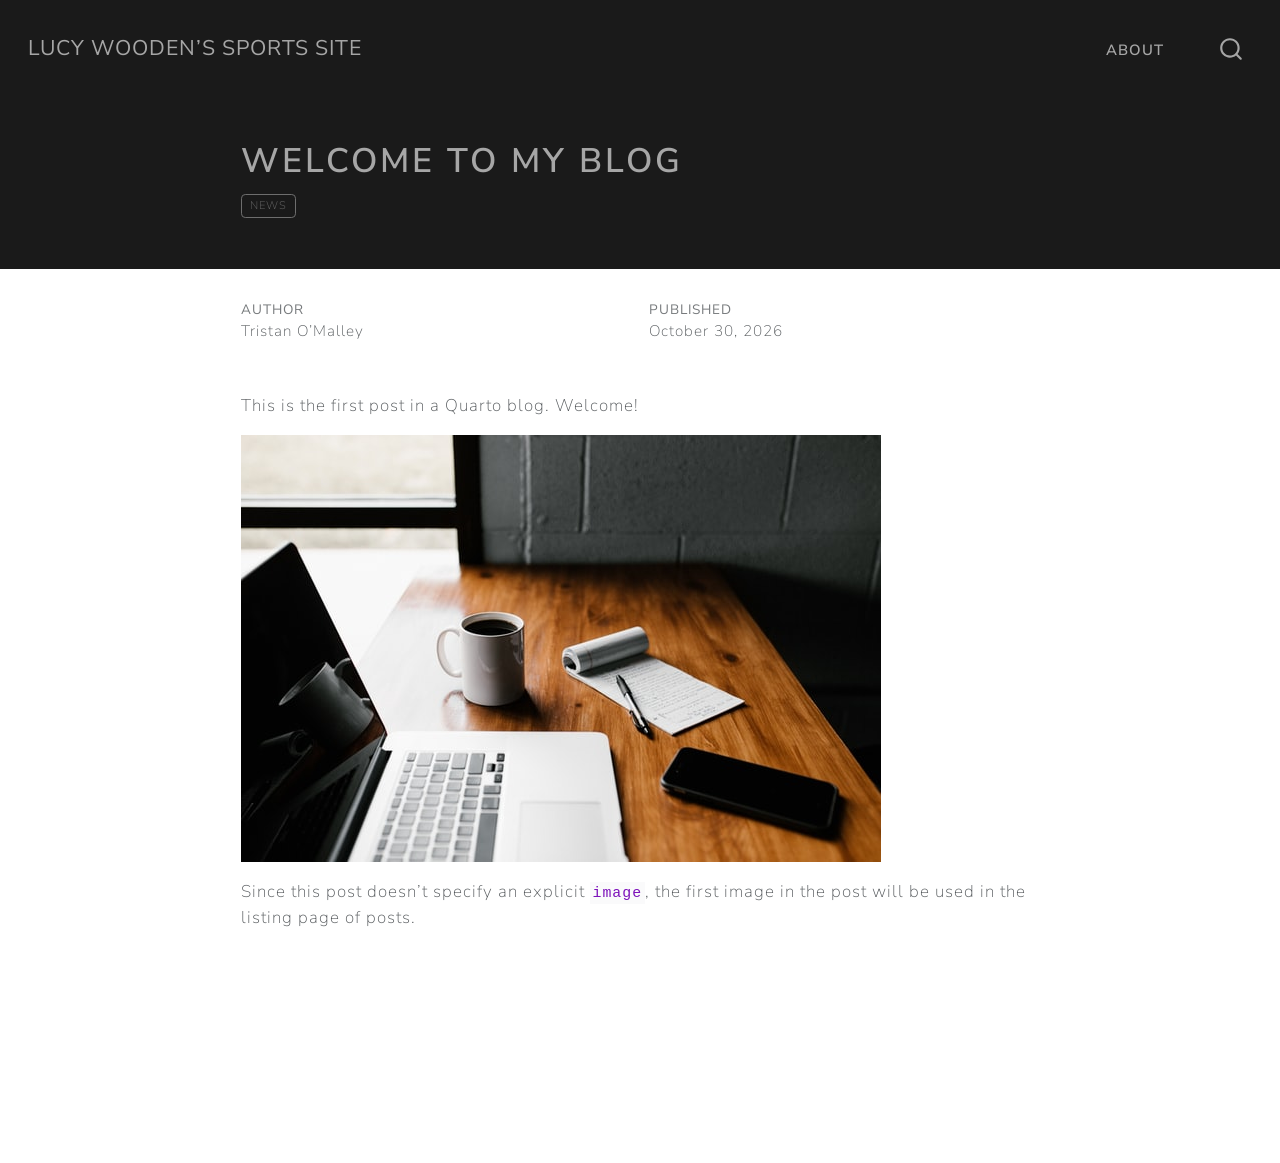
<file: posts/welcome/index.html>
<!DOCTYPE html>
<html xmlns="http://www.w3.org/1999/xhtml" lang="en" xml:lang="en"><head>

<meta charset="utf-8">
<meta name="generator" content="quarto-1.11.9">

<meta name="viewport" content="width=device-width, initial-scale=1.0, user-scalable=yes">

<meta name="author" content="Tristan O’Malley">
<meta name="dcterms.date" content="2026-10-30">

<title>Welcome To My Blog – Lucy Wooden’s Sports Site</title>
<style>
/* Default styles provided by pandoc.
** See https://pandoc.org/MANUAL.html#variables-for-html for config info.
*/
span.smallcaps{font-variant: small-caps;}
div.columns{display: flex; gap: 1.5em;}
div.column{flex: auto;}
@media screen {
div.columns{gap: min(4vw, 1.5em);}
div.column{overflow-x: auto;}
}
div.hanging-indent{margin-left: 1.5em; text-indent: -1.5em;}
ul.task-list{list-style: none;}
ul.task-list li input[type="checkbox"] {
  width: 0.8em;
  margin: 0 0.8em 0.2em -1em; /* quarto-specific, see https://github.com/quarto-dev/quarto-cli/issues/4556 */ 
  vertical-align: middle;
}
</style>


<script src="../../site_libs/quarto-nav/quarto-nav.js"></script>
<script src="../../site_libs/quarto-nav/headroom.min.js"></script>
<script src="../../site_libs/clipboard/clipboard.min.js"></script>
<script src="../../site_libs/quarto-search/autocomplete.umd.js"></script>
<script src="../../site_libs/quarto-search/fuse.min.js"></script>
<script src="../../site_libs/quarto-search/quarto-search.js"></script>
<meta name="quarto:offset" content="../../">
<script src="../../site_libs/quarto-html/quarto.js" type="module"></script>
<script src="../../site_libs/quarto-html/tabsets/tabsets.js" type="module"></script>
<script src="../../site_libs/quarto-html/scrollable-regions/scrollable-regions.js" type="module"></script>
<script src="../../site_libs/quarto-html/popper.min.js"></script>
<script src="../../site_libs/quarto-html/tippy.umd.min.js"></script>
<script src="../../site_libs/quarto-html/anchor.min.js"></script>
<link href="../../site_libs/quarto-html/tippy.css" rel="stylesheet">
<link href="../../site_libs/quarto-html/quarto-syntax-highlighting-63b5708e65d6cd79cd7618c58d0c21e7.css" rel="stylesheet" id="quarto-text-highlighting-styles">
<script src="../../site_libs/bootstrap/bootstrap.min.js"></script>
<link href="../../site_libs/bootstrap/bootstrap-icons.css" rel="stylesheet">
<link href="../../site_libs/bootstrap/bootstrap-638e73c765464d896707f5aad2e9b839.min.css" rel="stylesheet" append-hash="true" id="quarto-bootstrap" data-mode="light">
<script id="quarto-search-options" type="application/json">{
  "location": "navbar",
  "copy-button": false,
  "collapse-after": 3,
  "panel-placement": "end",
  "type": "overlay",
  "limit": 50,
  "keyboard-shortcut": [
    "f",
    "/",
    "s"
  ],
  "show-item-context": false,
  "language": {
    "search-no-results-text": "No results",
    "search-matching-documents-text": "matching documents",
    "search-copy-link-title": "Copy link to search",
    "search-hide-matches-text": "Hide additional matches",
    "search-more-match-text": "more match in this document",
    "search-more-matches-text": "more matches in this document",
    "search-clear-button-title": "Clear",
    "search-text-placeholder": "",
    "search-detached-cancel-button-title": "Cancel",
    "search-submit-button-title": "Submit",
    "search-label": "Search"
  }
}</script>


<link rel="stylesheet" href="../../styles.css">
</head>

<body class="nav-fixed fullcontent quarto-light"><a id="quarto-skip-link" class="visually-hidden-focusable" href="#quarto-document-content">Skip to main content</a>

<div id="quarto-search-results"></div>
  <header id="quarto-header" class="headroom fixed-top quarto-banner">
    <nav class="navbar navbar-expand-lg " data-bs-theme="dark" aria-label="Site">
      <div class="navbar-container container-fluid">
      <div class="navbar-brand-container mx-auto">
    <a class="navbar-brand" href="../../index.html">
    <span class="navbar-title">Lucy Wooden’s Sports Site</span>
    </a>
  </div>
          <button class="navbar-toggler" type="button" data-bs-toggle="collapse" data-bs-target="#navbarCollapse" aria-controls="navbarCollapse" aria-expanded="false" aria-label="Toggle navigation" onclick="if (window.quartoToggleHeadroom) { window.quartoToggleHeadroom(); }">
  <span class="navbar-toggler-icon"></span>
</button>
          <div class="collapse navbar-collapse" id="navbarCollapse">
            <ul class="navbar-nav navbar-nav-scroll ms-auto">
  <li class="nav-item">
    <a class="nav-link" href="../../about.html"> 
<span class="menu-text">About</span></a>
  </li>  
</ul>
          </div> <!-- /navcollapse -->
            <div class="quarto-navbar-tools">
</div>
            <div id="quarto-search" class="" title="Search"></div>
      </div> <!-- /container-fluid -->
    </nav>
</header>
<!-- content -->
<header id="title-block-header" class="quarto-title-block default page-columns page-full">
  <div class="quarto-title-banner page-columns page-full">
    <div class="quarto-title column-body">
      <h1 class="title">Welcome To My Blog</h1>
                                <div class="quarto-categories">
                <div class="quarto-category">news</div>
              </div>
                  </div>
  </div>
    
  
  <div class="quarto-title-meta">

      <div>
      <div class="quarto-title-meta-heading">Author</div>
      <div class="quarto-title-meta-contents">
               <p>Tristan O’Malley </p>
            </div>
    </div>
      
      <div>
      <div class="quarto-title-meta-heading">Published</div>
      <div class="quarto-title-meta-contents">
        <p class="date">October 30, 2026</p>
      </div>
    </div>
    
      
    </div>
    
  
  </header><div id="quarto-content" class="quarto-container page-columns page-rows-contents page-layout-article page-navbar">
<!-- sidebar -->
<!-- margin-sidebar -->
    
<!-- main -->
<main class="content quarto-banner-title-block" id="quarto-document-content" tabindex="-1">





<p>This is the first post in a Quarto blog. Welcome!</p>
<p><img src="thumbnail.jpg" class="img-fluid"></p>
<p>Since this post doesn’t specify an explicit <code>image</code>, the first image in the post will be used in the listing page of posts.</p>



</main> <!-- /main -->
<script id="quarto-html-after-body" type="application/javascript">
  window.document.addEventListener("DOMContentLoaded", function (event) {
    const icon = "";
    const anchorJS = new window.AnchorJS();
    anchorJS.options = {
      placement: 'right',
      icon: icon
    };
    anchorJS.add('.anchored');
    const isCodeAnnotation = (el) => {
      for (const clz of el.classList) {
        if (clz.startsWith('code-annotation-')) {                     
          return true;
        }
      }
      return false;
    }
    const onCopySuccess = function(e) {
      // button target
      const button = e.trigger;
      // don't keep focus
      button.blur();
      // flash "checked"
      button.classList.add('code-copy-button-checked');
      var currentTitle = button.getAttribute("title");
      button.setAttribute("title", "Copied!");
      let tooltip;
      if (window.bootstrap) {
        button.setAttribute("data-bs-toggle", "tooltip");
        button.setAttribute("data-bs-placement", "left");
        button.setAttribute("data-bs-title", "Copied!");
        tooltip = new bootstrap.Tooltip(button, 
          { trigger: "manual", 
            customClass: "code-copy-button-tooltip",
            offset: [0, -8]});
        tooltip.show();    
      }
      setTimeout(function() {
        if (tooltip) {
          tooltip.hide();
          button.removeAttribute("data-bs-title");
          button.removeAttribute("data-bs-toggle");
          button.removeAttribute("data-bs-placement");
        }
        button.setAttribute("title", currentTitle);
        button.classList.remove('code-copy-button-checked');
      }, 1000);
      // clear code selection
      e.clearSelection();
    }
    const getTextToCopy = function(trigger) {
      const outerScaffold = trigger.parentElement.cloneNode(true);
      const codeEl = outerScaffold.querySelector('code');
      for (const childEl of codeEl.children) {
        if (isCodeAnnotation(childEl)) {
          childEl.remove();
        }
      }
      return codeEl.innerText;
    }
    const clipboard = new window.ClipboardJS('.code-copy-button:not([data-in-quarto-modal])', {
      text: getTextToCopy
    });
    clipboard.on('success', onCopySuccess);
    if (window.document.getElementById('quarto-embedded-source-code-modal')) {
      const clipboardModal = new window.ClipboardJS('.code-copy-button[data-in-quarto-modal]', {
        text: getTextToCopy,
        container: window.document.getElementById('quarto-embedded-source-code-modal')
      });
      clipboardModal.on('success', onCopySuccess);
    }
      var localhostRegex = new RegExp(/^(?:http|https):\/\/localhost\:?[0-9]*\//);
      var mailtoRegex = new RegExp(/^mailto:/);
        var filterRegex = new RegExp("https:\/\/your-website-url\.example\.com");
      var isInternal = (href) => {
          return filterRegex.test(href) || localhostRegex.test(href) || mailtoRegex.test(href);
      }
      // Inspect non-navigation links and adorn them if external
      window.quartoDecorateExternalLinks = function (root) {
     var links = (root || window.document).querySelectorAll('a[href]:not(.nav-link):not(.navbar-brand):not(.toc-action):not(.sidebar-link):not(.sidebar-item-toggle):not(.pagination-link):not(.no-external):not([aria-hidden]):not(.dropdown-item):not(.quarto-navigation-tool):not(.about-link)');
      for (var i=0; i<links.length; i++) {
        const link = links[i];
        if (!isInternal(link.href)) {
          // undo the damage that might have been done by quarto-nav.js in the case of
          // links that we want to consider external
          if (link.dataset.originalHref !== undefined) {
            link.href = link.dataset.originalHref;
          }
          if (!link.classList.contains('no-external-icon')) {
          }
        }
      }
      };
      window.quartoDecorateExternalLinks(window.document);
    // Esc closes the popup (WCAG 1.4.13) and focus leaving both trigger and
    // popup closes it (WCAG 2.4.11); tippy handles neither for interactive popups.
    const hideOnEscAndFocusOut = {
      name: 'hideOnEscAndFocusOut',
      defaultValue: true,
      fn(instance) {
        const dismiss = () => {
          // A show scheduled by the trigger delay would otherwise reopen it
          instance.clearDelayTimeouts();
          instance.hide();
        };
        const onKeyDown = (event) => {
          if (event.key !== 'Escape') {
            return;
          }
          // Keep Esc from also reaching page handlers (e.g. reveal.js overview),
          // except an open reveal.js slide menu, which Esc should close too.
          // The menu handles keys only when its keyboard option is on.
          const menuHandlesEsc = window.Reveal?.getPlugin?.('menu')?.isOpen() &&
            window.Reveal.getConfig().menu?.keyboard !== false;
          if (!menuHandlesEsc) {
            event.stopPropagation();
          }
          if (instance.popper.contains(window.document.activeElement)) {
            // Disabled while refocusing so the focus trigger does not reopen it
            instance.disable();
            instance.reference.focus();
            instance.enable();
          }
          dismiss();
        };
        const onFocusOut = (event) => {
          const target = event.relatedTarget;
          if (target && !instance.reference.contains(target) &&
              !instance.popper.contains(target)) {
            dismiss();
          }
        };
        // On the trigger too: a click trigger (code-annotations: select) has no
        // blur handling. Attached for the instance's lifetime so leaving the
        // trigger also cancels a show still pending on the trigger delay.
        instance.reference.addEventListener('focusout', onFocusOut);
        return {
          onShow() {
            window.document.addEventListener('keydown', onKeyDown, true);
            instance.popper.addEventListener('focusout', onFocusOut);
          },
          onHide() {
            window.document.removeEventListener('keydown', onKeyDown, true);
            instance.popper.removeEventListener('focusout', onFocusOut);
          },
          onDestroy() {
            instance.reference.removeEventListener('focusout', onFocusOut);
          },
        };
      },
    };
    function tippyHover(el, contentFn, onTriggerFn, onUntriggerFn) {
      const config = {
        allowHTML: true,
        maxWidth: 500,
        delay: 100,
        arrow: false,
        appendTo: function(el) {
            return el.parentElement;
        },
        interactive: true,
        interactiveBorder: 10,
        theme: 'quarto',
        placement: 'bottom-start',
        plugins: [hideOnEscAndFocusOut],
      };
      if (contentFn) {
        config.content = contentFn;
      }
      if (onTriggerFn) {
        config.onTrigger = onTriggerFn;
      }
      if (onUntriggerFn) {
        config.onUntrigger = onUntriggerFn;
      }
      window.tippy(el, config); 
    }
    const noterefs = window.document.querySelectorAll('a[role="doc-noteref"]');
    for (var i=0; i<noterefs.length; i++) {
      const ref = noterefs[i];
      tippyHover(ref, function() {
        // use id or data attribute instead here
        let href = ref.getAttribute('data-footnote-href') || ref.getAttribute('href');
        try { href = new URL(href).hash; } catch {}
        const id = href.replace(/^#\/?/, "");
        const note = window.document.getElementById(id);
        if (note) {
          return note.innerHTML;
        } else {
          return "";
        }
      });
    }
    const xrefs = window.document.querySelectorAll('a.quarto-xref');
    const processXRef = (id, note) => {
      // Strip column container classes
      const stripColumnClz = (el) => {
        el.classList.remove("page-full", "page-columns");
        if (el.children) {
          for (const child of el.children) {
            stripColumnClz(child);
          }
        }
      }
      stripColumnClz(note)
      if (id === null || id.startsWith('sec-')) {
        // Special case sections, only their first couple elements
        const container = document.createElement("div");
        if (note.children && note.children.length > 2) {
          container.appendChild(note.children[0].cloneNode(true));
          for (let i = 1; i < note.children.length; i++) {
            const child = note.children[i];
            if (child.tagName === "P" && child.innerText === "") {
              continue;
            } else {
              container.appendChild(child.cloneNode(true));
              break;
            }
          }
          if (window.Quarto?.typesetMath) {
            window.Quarto.typesetMath(container);
          }
          return container.innerHTML
        } else {
          if (window.Quarto?.typesetMath) {
            window.Quarto.typesetMath(note);
          }
          return note.innerHTML;
        }
      } else {
        // Remove any anchor links if they are present
        const anchorLink = note.querySelector('a.anchorjs-link');
        if (anchorLink) {
          anchorLink.remove();
        }
        if (window.Quarto?.typesetMath) {
          window.Quarto.typesetMath(note);
        }
        if (note.classList.contains("callout")) {
          return note.outerHTML;
        } else {
          return note.innerHTML;
        }
      }
    }
    for (var i=0; i<xrefs.length; i++) {
      const xref = xrefs[i];
      tippyHover(xref, undefined, function(instance) {
        instance.disable();
        let url = xref.getAttribute('href');
        let hash = undefined; 
        if (url.startsWith('#')) {
          hash = url;
        } else {
          try { hash = new URL(url).hash; } catch {}
        }
        if (hash) {
          const id = hash.replace(/^#\/?/, "");
          const note = window.document.getElementById(id);
          if (note !== null) {
            try {
              const html = processXRef(id, note.cloneNode(true));
              instance.setContent(html);
            } finally {
              instance.enable();
              instance.show();
            }
          } else {
            // See if we can fetch this
            fetch(url.split('#')[0])
            .then(res => res.text())
            .then(html => {
              const parser = new DOMParser();
              const htmlDoc = parser.parseFromString(html, "text/html");
              const note = htmlDoc.getElementById(id);
              if (note !== null) {
                const html = processXRef(id, note);
                instance.setContent(html);
              } 
            }).finally(() => {
              instance.enable();
              instance.show();
            });
          }
        } else {
          // See if we can fetch a full url (with no hash to target)
          // This is a special case and we should probably do some content thinning / targeting
          fetch(url)
          .then(res => res.text())
          .then(html => {
            const parser = new DOMParser();
            const htmlDoc = parser.parseFromString(html, "text/html");
            const note = htmlDoc.querySelector('main.content');
            if (note !== null) {
              // This should only happen for chapter cross references
              // (since there is no id in the URL)
              // remove the first header
              if (note.children.length > 0 && note.children[0].tagName === "HEADER") {
                note.children[0].remove();
              }
              const html = processXRef(null, note);
              instance.setContent(html);
            } 
          }).finally(() => {
            instance.enable();
            instance.show();
          });
        }
      }, function(instance) {
      });
    }
        let selectedAnnoteEl;
        const selectorForAnnotation = ( cell, annotation) => {
          let cellAttr = 'data-code-cell="' + cell + '"';
          let lineAttr = 'data-code-annotation="' +  annotation + '"';
          const selector = 'span[' + cellAttr + '][' + lineAttr + ']';
          return selector;
        }
        const selectCodeLines = (annoteEl) => {
          const doc = window.document;
          const targetCell = annoteEl.getAttribute("data-target-cell");
          const targetAnnotation = annoteEl.getAttribute("data-target-annotation");
          const annoteSpan = window.document.querySelector(selectorForAnnotation(targetCell, targetAnnotation));
          const lines = annoteSpan.getAttribute("data-code-lines").split(",");
          const lineIds = lines.map((line) => {
            return targetCell + "-" + line;
          })
          // Each band is positioned against its own containing block, which is
          // not the offsetParent of the lines, so place it from client rects.
          const placeBand = (band, firstEl, lastEl, codeBlock) => {
            const container = band.offsetParent;
            if (container === null) {
              return;
            }
            const containerRect = container.getBoundingClientRect();
            // Reveal.js scales slides with a transform, so convert client
            // pixels back to the CSS pixels of the container.
            const scale = containerRect.height / container.offsetHeight || 1;
            const firstRect = firstEl.getBoundingClientRect();
            const lastRect = lastEl.getBoundingClientRect();
            const top = (firstRect.top - containerRect.top) / scale - container.clientTop + container.scrollTop;
            const height = (lastRect.bottom - firstRect.top) / scale;
            band.style.top = top - 2 + "px";
            band.style.height = height + 4 + "px";
            if (codeBlock) {
              // Without the copy button wrapper, the containing block is wider
              // than the code block, so span the code block explicitly.
              const blockRect = codeBlock.getBoundingClientRect();
              band.style.left = (blockRect.left - containerRect.left) / scale - container.clientLeft + container.scrollLeft + "px";
              band.style.width = blockRect.width / scale + "px";
            }
          };
          if (lineIds.length > 0) {
            const el = window.document.getElementById(lineIds[0]);
            const lastEl = window.document.getElementById(lineIds[lineIds.length - 1]);
            const parent = el.parentElement.parentElement;
            // cook up a div (if necessary) and position it
            let div = window.document.getElementById("code-annotation-line-highlight");
            if (div === null) {
              div = window.document.createElement("div");
              div.setAttribute("id", "code-annotation-line-highlight");
              div.style.position = 'absolute';
              parent.appendChild(div);
            }
            placeBand(div, el, lastEl, parent.closest("div.sourceCode") || parent);
            let gutterDiv = window.document.getElementById("code-annotation-line-highlight-gutter");
            if (gutterDiv === null) {
              gutterDiv = window.document.createElement("div");
              gutterDiv.setAttribute("id", "code-annotation-line-highlight-gutter");
              gutterDiv.style.position = 'absolute';
              const codeCell = window.document.getElementById(targetCell);
              const gutter = codeCell.querySelector('.code-annotation-gutter');
              gutter.appendChild(gutterDiv);
            }
            placeBand(gutterDiv, el, lastEl);
            selectedAnnoteEl = annoteEl;
          }
        };
        const unselectCodeLines = () => {
          const elementsIds = ["code-annotation-line-highlight", "code-annotation-line-highlight-gutter"];
          elementsIds.forEach((elId) => {
            const div = window.document.getElementById(elId);
            if (div) {
              div.remove();
            }
          });
          selectedAnnoteEl = undefined;
        };
          // Handle positioning of the toggle
      window.addEventListener(
        "resize",
        throttle(() => {
          elRect = undefined;
          if (selectedAnnoteEl) {
            selectCodeLines(selectedAnnoteEl);
          }
        }, 10)
      );
      function throttle(fn, ms) {
      let throttle = false;
      let timer;
        return (...args) => {
          if(!throttle) { // first call gets through
              fn.apply(this, args);
              throttle = true;
          } else { // all the others get throttled
              if(timer) clearTimeout(timer); // cancel #2
              timer = setTimeout(() => {
                fn.apply(this, args);
                timer = throttle = false;
              }, ms);
          }
        };
      }
        // Attach click handler to the DT
        const annoteDls = window.document.querySelectorAll('dt[data-target-cell]');
        for (const annoteDlNode of annoteDls) {
          annoteDlNode.addEventListener('click', (event) => {
            const clickedEl = event.target;
            if (clickedEl !== selectedAnnoteEl) {
              unselectCodeLines();
              const activeEl = window.document.querySelector('dt[data-target-cell].code-annotation-active');
              if (activeEl) {
                activeEl.classList.remove('code-annotation-active');
              }
              selectCodeLines(clickedEl);
              clickedEl.classList.add('code-annotation-active');
            } else {
              // Unselect the line
              unselectCodeLines();
              clickedEl.classList.remove('code-annotation-active');
            }
          });
        }
    const findCites = (el) => {
      const parentEl = el.parentElement;
      if (parentEl) {
        const cites = parentEl.dataset.cites;
        if (cites) {
          return {
            el,
            cites: cites.split(' ')
          };
        } else {
          return findCites(el.parentElement)
        }
      } else {
        return undefined;
      }
    };
    var bibliorefs = window.document.querySelectorAll('a[role="doc-biblioref"]');
    for (var i=0; i<bibliorefs.length; i++) {
      const ref = bibliorefs[i];
      const citeInfo = findCites(ref);
      if (citeInfo) {
        tippyHover(citeInfo.el, function() {
          var popup = window.document.createElement('div');
          citeInfo.cites.forEach(function(cite) {
            var citeDiv = window.document.createElement('div');
            citeDiv.classList.add('hanging-indent');
            citeDiv.classList.add('csl-entry');
            var biblioDiv = window.document.getElementById('ref-' + cite);
            if (biblioDiv) {
              citeDiv.innerHTML = biblioDiv.innerHTML;
            }
            popup.appendChild(citeDiv);
          });
          return popup.innerHTML;
        });
      }
    }
  });
  </script>
  <script type="application/javascript">
  window.quartoScrollableRegionsLabels = {"code":"Scrollable code","output":"Scrollable output"};
  </script>
</div> <!-- /content -->




</body></html>
</file>
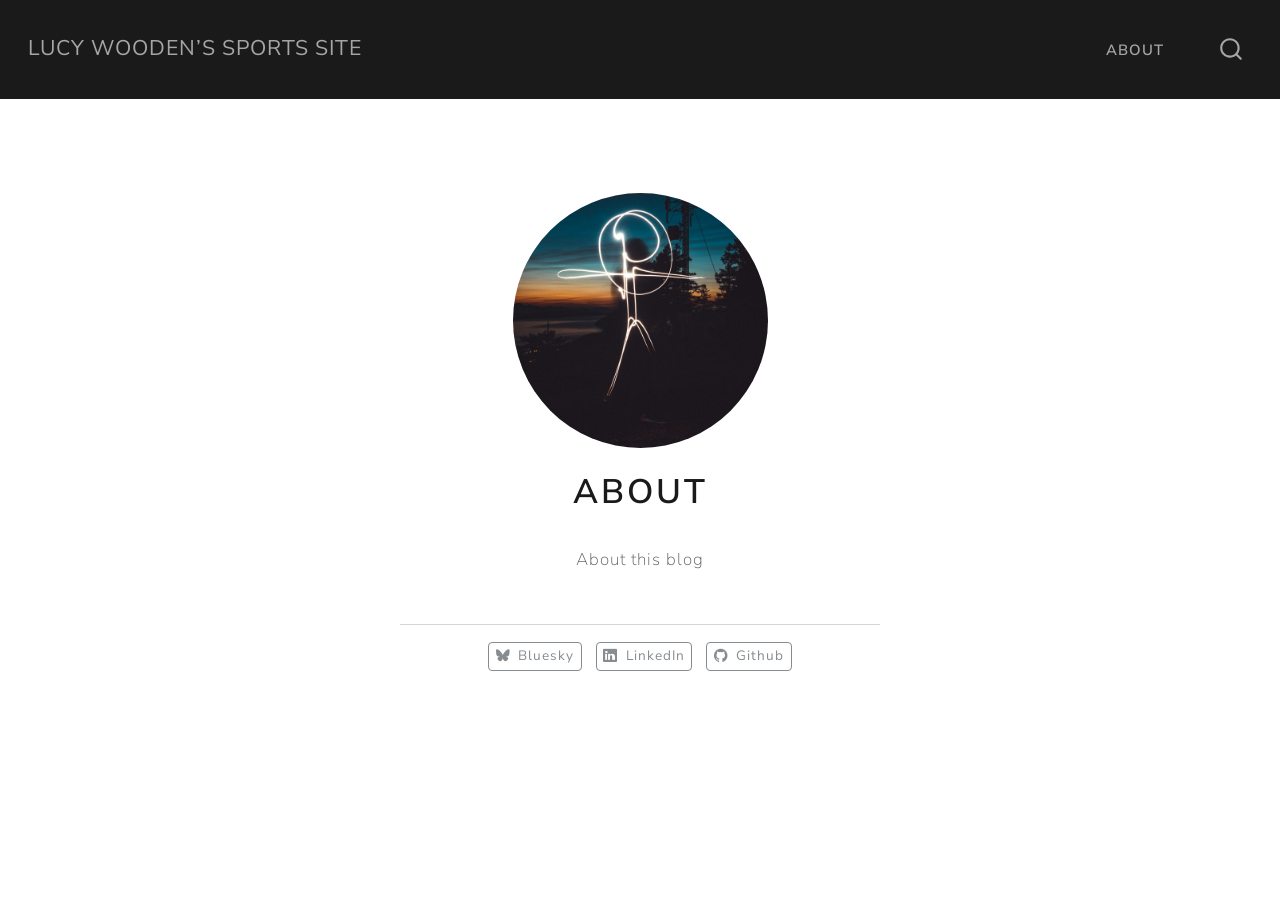
<file: about.html>
<!DOCTYPE html>
<html xmlns="http://www.w3.org/1999/xhtml" lang="en" xml:lang="en"><head>

<meta charset="utf-8">
<meta name="generator" content="quarto-1.11.9">

<meta name="viewport" content="width=device-width, initial-scale=1.0, user-scalable=yes">


<title>About – Lucy Wooden’s Sports Site</title>
<style>
/* Default styles provided by pandoc.
** See https://pandoc.org/MANUAL.html#variables-for-html for config info.
*/
span.smallcaps{font-variant: small-caps;}
div.columns{display: flex; gap: 1.5em;}
div.column{flex: auto;}
@media screen {
div.columns{gap: min(4vw, 1.5em);}
div.column{overflow-x: auto;}
}
div.hanging-indent{margin-left: 1.5em; text-indent: -1.5em;}
ul.task-list{list-style: none;}
ul.task-list li input[type="checkbox"] {
  width: 0.8em;
  margin: 0 0.8em 0.2em -1em; /* quarto-specific, see https://github.com/quarto-dev/quarto-cli/issues/4556 */ 
  vertical-align: middle;
}
</style>


<script src="site_libs/quarto-nav/quarto-nav.js"></script>
<script src="site_libs/quarto-nav/headroom.min.js"></script>
<script src="site_libs/clipboard/clipboard.min.js"></script>
<script src="site_libs/quarto-search/autocomplete.umd.js"></script>
<script src="site_libs/quarto-search/fuse.min.js"></script>
<script src="site_libs/quarto-search/quarto-search.js"></script>
<meta name="quarto:offset" content="./">
<script src="site_libs/quarto-html/quarto.js" type="module"></script>
<script src="site_libs/quarto-html/tabsets/tabsets.js" type="module"></script>
<script src="site_libs/quarto-html/scrollable-regions/scrollable-regions.js" type="module"></script>
<script src="site_libs/quarto-html/popper.min.js"></script>
<script src="site_libs/quarto-html/tippy.umd.min.js"></script>
<link href="site_libs/quarto-html/tippy.css" rel="stylesheet">
<link href="site_libs/quarto-html/quarto-syntax-highlighting-63b5708e65d6cd79cd7618c58d0c21e7.css" rel="stylesheet" id="quarto-text-highlighting-styles">
<script src="site_libs/bootstrap/bootstrap.min.js"></script>
<link href="site_libs/bootstrap/bootstrap-icons.css" rel="stylesheet">
<link href="site_libs/bootstrap/bootstrap-638e73c765464d896707f5aad2e9b839.min.css" rel="stylesheet" append-hash="true" id="quarto-bootstrap" data-mode="light">
<script id="quarto-search-options" type="application/json">{
  "location": "navbar",
  "copy-button": false,
  "collapse-after": 3,
  "panel-placement": "end",
  "type": "overlay",
  "limit": 50,
  "keyboard-shortcut": [
    "f",
    "/",
    "s"
  ],
  "show-item-context": false,
  "language": {
    "search-no-results-text": "No results",
    "search-matching-documents-text": "matching documents",
    "search-copy-link-title": "Copy link to search",
    "search-hide-matches-text": "Hide additional matches",
    "search-more-match-text": "more match in this document",
    "search-more-matches-text": "more matches in this document",
    "search-clear-button-title": "Clear",
    "search-text-placeholder": "",
    "search-detached-cancel-button-title": "Cancel",
    "search-submit-button-title": "Submit",
    "search-label": "Search"
  }
}</script>


<link rel="stylesheet" href="styles.css">
</head>

<body class="nav-fixed fullcontent quarto-light"><a id="quarto-skip-link" class="visually-hidden-focusable" href="#quarto-document-content">Skip to main content</a>

<div id="quarto-search-results"></div>
  <header id="quarto-header" class="headroom fixed-top">
    <nav class="navbar navbar-expand-lg " data-bs-theme="dark" aria-label="Site">
      <div class="navbar-container container-fluid">
      <div class="navbar-brand-container mx-auto">
    <a class="navbar-brand" href="./index.html">
    <span class="navbar-title">Lucy Wooden’s Sports Site</span>
    </a>
  </div>
          <button class="navbar-toggler" type="button" data-bs-toggle="collapse" data-bs-target="#navbarCollapse" aria-controls="navbarCollapse" aria-expanded="false" aria-label="Toggle navigation" onclick="if (window.quartoToggleHeadroom) { window.quartoToggleHeadroom(); }">
  <span class="navbar-toggler-icon"></span>
</button>
          <div class="collapse navbar-collapse" id="navbarCollapse">
            <ul class="navbar-nav navbar-nav-scroll ms-auto">
  <li class="nav-item">
    <a class="nav-link active" href="./about.html" aria-current="page"> 
<span class="menu-text">About</span></a>
  </li>  
</ul>
          </div> <!-- /navcollapse -->
            <div class="quarto-navbar-tools">
</div>
            <div id="quarto-search" class="" title="Search"></div>
      </div> <!-- /container-fluid -->
    </nav>
</header>
<!-- content -->
<div id="quarto-content" class="quarto-container page-columns page-rows-contents page-layout-article page-navbar">
<!-- sidebar -->
<!-- margin-sidebar -->
    
<!-- main -->
<div class="quarto-about-jolla">
  <img src="profile.jpg" class="about-image
  round " style="height: 15em; width: 15em;">
 <header id="title-block-header" class="quarto-title-block default">
<div class="quarto-title">
<h1 class="title">About</h1>
</div>
<div class="quarto-title-meta">
  </div>
</header><main class="content" id="quarto-document-content" tabindex="-1">
<p>About this blog</p>


</main> 
  <hr class="about-sep">
   <div class="about-links">
  <a href="https://bsky.app/" class="about-link" rel="" target="">
    <i class="bi bi-bluesky"></i>
     <span class="about-link-text">Bluesky</span>
  </a>
  <a href="https://linkedin.com" class="about-link" rel="" target="">
    <i class="bi bi-linkedin"></i>
     <span class="about-link-text">LinkedIn</span>
  </a>
  <a href="https://github.com" class="about-link" rel="" target="">
    <i class="bi bi-github"></i>
     <span class="about-link-text">Github</span>
  </a>
</div>
</div>
 <!-- /main -->
<script id="quarto-html-after-body" type="application/javascript">
  window.document.addEventListener("DOMContentLoaded", function (event) {
    const isCodeAnnotation = (el) => {
      for (const clz of el.classList) {
        if (clz.startsWith('code-annotation-')) {                     
          return true;
        }
      }
      return false;
    }
    const onCopySuccess = function(e) {
      // button target
      const button = e.trigger;
      // don't keep focus
      button.blur();
      // flash "checked"
      button.classList.add('code-copy-button-checked');
      var currentTitle = button.getAttribute("title");
      button.setAttribute("title", "Copied!");
      let tooltip;
      if (window.bootstrap) {
        button.setAttribute("data-bs-toggle", "tooltip");
        button.setAttribute("data-bs-placement", "left");
        button.setAttribute("data-bs-title", "Copied!");
        tooltip = new bootstrap.Tooltip(button, 
          { trigger: "manual", 
            customClass: "code-copy-button-tooltip",
            offset: [0, -8]});
        tooltip.show();    
      }
      setTimeout(function() {
        if (tooltip) {
          tooltip.hide();
          button.removeAttribute("data-bs-title");
          button.removeAttribute("data-bs-toggle");
          button.removeAttribute("data-bs-placement");
        }
        button.setAttribute("title", currentTitle);
        button.classList.remove('code-copy-button-checked');
      }, 1000);
      // clear code selection
      e.clearSelection();
    }
    const getTextToCopy = function(trigger) {
      const outerScaffold = trigger.parentElement.cloneNode(true);
      const codeEl = outerScaffold.querySelector('code');
      for (const childEl of codeEl.children) {
        if (isCodeAnnotation(childEl)) {
          childEl.remove();
        }
      }
      return codeEl.innerText;
    }
    const clipboard = new window.ClipboardJS('.code-copy-button:not([data-in-quarto-modal])', {
      text: getTextToCopy
    });
    clipboard.on('success', onCopySuccess);
    if (window.document.getElementById('quarto-embedded-source-code-modal')) {
      const clipboardModal = new window.ClipboardJS('.code-copy-button[data-in-quarto-modal]', {
        text: getTextToCopy,
        container: window.document.getElementById('quarto-embedded-source-code-modal')
      });
      clipboardModal.on('success', onCopySuccess);
    }
      var localhostRegex = new RegExp(/^(?:http|https):\/\/localhost\:?[0-9]*\//);
      var mailtoRegex = new RegExp(/^mailto:/);
        var filterRegex = new RegExp("https:\/\/your-website-url\.example\.com");
      var isInternal = (href) => {
          return filterRegex.test(href) || localhostRegex.test(href) || mailtoRegex.test(href);
      }
      // Inspect non-navigation links and adorn them if external
      window.quartoDecorateExternalLinks = function (root) {
     var links = (root || window.document).querySelectorAll('a[href]:not(.nav-link):not(.navbar-brand):not(.toc-action):not(.sidebar-link):not(.sidebar-item-toggle):not(.pagination-link):not(.no-external):not([aria-hidden]):not(.dropdown-item):not(.quarto-navigation-tool):not(.about-link)');
      for (var i=0; i<links.length; i++) {
        const link = links[i];
        if (!isInternal(link.href)) {
          // undo the damage that might have been done by quarto-nav.js in the case of
          // links that we want to consider external
          if (link.dataset.originalHref !== undefined) {
            link.href = link.dataset.originalHref;
          }
          if (!link.classList.contains('no-external-icon')) {
          }
        }
      }
      };
      window.quartoDecorateExternalLinks(window.document);
    // Esc closes the popup (WCAG 1.4.13) and focus leaving both trigger and
    // popup closes it (WCAG 2.4.11); tippy handles neither for interactive popups.
    const hideOnEscAndFocusOut = {
      name: 'hideOnEscAndFocusOut',
      defaultValue: true,
      fn(instance) {
        const dismiss = () => {
          // A show scheduled by the trigger delay would otherwise reopen it
          instance.clearDelayTimeouts();
          instance.hide();
        };
        const onKeyDown = (event) => {
          if (event.key !== 'Escape') {
            return;
          }
          // Keep Esc from also reaching page handlers (e.g. reveal.js overview),
          // except an open reveal.js slide menu, which Esc should close too.
          // The menu handles keys only when its keyboard option is on.
          const menuHandlesEsc = window.Reveal?.getPlugin?.('menu')?.isOpen() &&
            window.Reveal.getConfig().menu?.keyboard !== false;
          if (!menuHandlesEsc) {
            event.stopPropagation();
          }
          if (instance.popper.contains(window.document.activeElement)) {
            // Disabled while refocusing so the focus trigger does not reopen it
            instance.disable();
            instance.reference.focus();
            instance.enable();
          }
          dismiss();
        };
        const onFocusOut = (event) => {
          const target = event.relatedTarget;
          if (target && !instance.reference.contains(target) &&
              !instance.popper.contains(target)) {
            dismiss();
          }
        };
        // On the trigger too: a click trigger (code-annotations: select) has no
        // blur handling. Attached for the instance's lifetime so leaving the
        // trigger also cancels a show still pending on the trigger delay.
        instance.reference.addEventListener('focusout', onFocusOut);
        return {
          onShow() {
            window.document.addEventListener('keydown', onKeyDown, true);
            instance.popper.addEventListener('focusout', onFocusOut);
          },
          onHide() {
            window.document.removeEventListener('keydown', onKeyDown, true);
            instance.popper.removeEventListener('focusout', onFocusOut);
          },
          onDestroy() {
            instance.reference.removeEventListener('focusout', onFocusOut);
          },
        };
      },
    };
    function tippyHover(el, contentFn, onTriggerFn, onUntriggerFn) {
      const config = {
        allowHTML: true,
        maxWidth: 500,
        delay: 100,
        arrow: false,
        appendTo: function(el) {
            return el.parentElement;
        },
        interactive: true,
        interactiveBorder: 10,
        theme: 'quarto',
        placement: 'bottom-start',
        plugins: [hideOnEscAndFocusOut],
      };
      if (contentFn) {
        config.content = contentFn;
      }
      if (onTriggerFn) {
        config.onTrigger = onTriggerFn;
      }
      if (onUntriggerFn) {
        config.onUntrigger = onUntriggerFn;
      }
      window.tippy(el, config); 
    }
    const noterefs = window.document.querySelectorAll('a[role="doc-noteref"]');
    for (var i=0; i<noterefs.length; i++) {
      const ref = noterefs[i];
      tippyHover(ref, function() {
        // use id or data attribute instead here
        let href = ref.getAttribute('data-footnote-href') || ref.getAttribute('href');
        try { href = new URL(href).hash; } catch {}
        const id = href.replace(/^#\/?/, "");
        const note = window.document.getElementById(id);
        if (note) {
          return note.innerHTML;
        } else {
          return "";
        }
      });
    }
    const xrefs = window.document.querySelectorAll('a.quarto-xref');
    const processXRef = (id, note) => {
      // Strip column container classes
      const stripColumnClz = (el) => {
        el.classList.remove("page-full", "page-columns");
        if (el.children) {
          for (const child of el.children) {
            stripColumnClz(child);
          }
        }
      }
      stripColumnClz(note)
      if (id === null || id.startsWith('sec-')) {
        // Special case sections, only their first couple elements
        const container = document.createElement("div");
        if (note.children && note.children.length > 2) {
          container.appendChild(note.children[0].cloneNode(true));
          for (let i = 1; i < note.children.length; i++) {
            const child = note.children[i];
            if (child.tagName === "P" && child.innerText === "") {
              continue;
            } else {
              container.appendChild(child.cloneNode(true));
              break;
            }
          }
          if (window.Quarto?.typesetMath) {
            window.Quarto.typesetMath(container);
          }
          return container.innerHTML
        } else {
          if (window.Quarto?.typesetMath) {
            window.Quarto.typesetMath(note);
          }
          return note.innerHTML;
        }
      } else {
        // Remove any anchor links if they are present
        const anchorLink = note.querySelector('a.anchorjs-link');
        if (anchorLink) {
          anchorLink.remove();
        }
        if (window.Quarto?.typesetMath) {
          window.Quarto.typesetMath(note);
        }
        if (note.classList.contains("callout")) {
          return note.outerHTML;
        } else {
          return note.innerHTML;
        }
      }
    }
    for (var i=0; i<xrefs.length; i++) {
      const xref = xrefs[i];
      tippyHover(xref, undefined, function(instance) {
        instance.disable();
        let url = xref.getAttribute('href');
        let hash = undefined; 
        if (url.startsWith('#')) {
          hash = url;
        } else {
          try { hash = new URL(url).hash; } catch {}
        }
        if (hash) {
          const id = hash.replace(/^#\/?/, "");
          const note = window.document.getElementById(id);
          if (note !== null) {
            try {
              const html = processXRef(id, note.cloneNode(true));
              instance.setContent(html);
            } finally {
              instance.enable();
              instance.show();
            }
          } else {
            // See if we can fetch this
            fetch(url.split('#')[0])
            .then(res => res.text())
            .then(html => {
              const parser = new DOMParser();
              const htmlDoc = parser.parseFromString(html, "text/html");
              const note = htmlDoc.getElementById(id);
              if (note !== null) {
                const html = processXRef(id, note);
                instance.setContent(html);
              } 
            }).finally(() => {
              instance.enable();
              instance.show();
            });
          }
        } else {
          // See if we can fetch a full url (with no hash to target)
          // This is a special case and we should probably do some content thinning / targeting
          fetch(url)
          .then(res => res.text())
          .then(html => {
            const parser = new DOMParser();
            const htmlDoc = parser.parseFromString(html, "text/html");
            const note = htmlDoc.querySelector('main.content');
            if (note !== null) {
              // This should only happen for chapter cross references
              // (since there is no id in the URL)
              // remove the first header
              if (note.children.length > 0 && note.children[0].tagName === "HEADER") {
                note.children[0].remove();
              }
              const html = processXRef(null, note);
              instance.setContent(html);
            } 
          }).finally(() => {
            instance.enable();
            instance.show();
          });
        }
      }, function(instance) {
      });
    }
        let selectedAnnoteEl;
        const selectorForAnnotation = ( cell, annotation) => {
          let cellAttr = 'data-code-cell="' + cell + '"';
          let lineAttr = 'data-code-annotation="' +  annotation + '"';
          const selector = 'span[' + cellAttr + '][' + lineAttr + ']';
          return selector;
        }
        const selectCodeLines = (annoteEl) => {
          const doc = window.document;
          const targetCell = annoteEl.getAttribute("data-target-cell");
          const targetAnnotation = annoteEl.getAttribute("data-target-annotation");
          const annoteSpan = window.document.querySelector(selectorForAnnotation(targetCell, targetAnnotation));
          const lines = annoteSpan.getAttribute("data-code-lines").split(",");
          const lineIds = lines.map((line) => {
            return targetCell + "-" + line;
          })
          // Each band is positioned against its own containing block, which is
          // not the offsetParent of the lines, so place it from client rects.
          const placeBand = (band, firstEl, lastEl, codeBlock) => {
            const container = band.offsetParent;
            if (container === null) {
              return;
            }
            const containerRect = container.getBoundingClientRect();
            // Reveal.js scales slides with a transform, so convert client
            // pixels back to the CSS pixels of the container.
            const scale = containerRect.height / container.offsetHeight || 1;
            const firstRect = firstEl.getBoundingClientRect();
            const lastRect = lastEl.getBoundingClientRect();
            const top = (firstRect.top - containerRect.top) / scale - container.clientTop + container.scrollTop;
            const height = (lastRect.bottom - firstRect.top) / scale;
            band.style.top = top - 2 + "px";
            band.style.height = height + 4 + "px";
            if (codeBlock) {
              // Without the copy button wrapper, the containing block is wider
              // than the code block, so span the code block explicitly.
              const blockRect = codeBlock.getBoundingClientRect();
              band.style.left = (blockRect.left - containerRect.left) / scale - container.clientLeft + container.scrollLeft + "px";
              band.style.width = blockRect.width / scale + "px";
            }
          };
          if (lineIds.length > 0) {
            const el = window.document.getElementById(lineIds[0]);
            const lastEl = window.document.getElementById(lineIds[lineIds.length - 1]);
            const parent = el.parentElement.parentElement;
            // cook up a div (if necessary) and position it
            let div = window.document.getElementById("code-annotation-line-highlight");
            if (div === null) {
              div = window.document.createElement("div");
              div.setAttribute("id", "code-annotation-line-highlight");
              div.style.position = 'absolute';
              parent.appendChild(div);
            }
            placeBand(div, el, lastEl, parent.closest("div.sourceCode") || parent);
            let gutterDiv = window.document.getElementById("code-annotation-line-highlight-gutter");
            if (gutterDiv === null) {
              gutterDiv = window.document.createElement("div");
              gutterDiv.setAttribute("id", "code-annotation-line-highlight-gutter");
              gutterDiv.style.position = 'absolute';
              const codeCell = window.document.getElementById(targetCell);
              const gutter = codeCell.querySelector('.code-annotation-gutter');
              gutter.appendChild(gutterDiv);
            }
            placeBand(gutterDiv, el, lastEl);
            selectedAnnoteEl = annoteEl;
          }
        };
        const unselectCodeLines = () => {
          const elementsIds = ["code-annotation-line-highlight", "code-annotation-line-highlight-gutter"];
          elementsIds.forEach((elId) => {
            const div = window.document.getElementById(elId);
            if (div) {
              div.remove();
            }
          });
          selectedAnnoteEl = undefined;
        };
          // Handle positioning of the toggle
      window.addEventListener(
        "resize",
        throttle(() => {
          elRect = undefined;
          if (selectedAnnoteEl) {
            selectCodeLines(selectedAnnoteEl);
          }
        }, 10)
      );
      function throttle(fn, ms) {
      let throttle = false;
      let timer;
        return (...args) => {
          if(!throttle) { // first call gets through
              fn.apply(this, args);
              throttle = true;
          } else { // all the others get throttled
              if(timer) clearTimeout(timer); // cancel #2
              timer = setTimeout(() => {
                fn.apply(this, args);
                timer = throttle = false;
              }, ms);
          }
        };
      }
        // Attach click handler to the DT
        const annoteDls = window.document.querySelectorAll('dt[data-target-cell]');
        for (const annoteDlNode of annoteDls) {
          annoteDlNode.addEventListener('click', (event) => {
            const clickedEl = event.target;
            if (clickedEl !== selectedAnnoteEl) {
              unselectCodeLines();
              const activeEl = window.document.querySelector('dt[data-target-cell].code-annotation-active');
              if (activeEl) {
                activeEl.classList.remove('code-annotation-active');
              }
              selectCodeLines(clickedEl);
              clickedEl.classList.add('code-annotation-active');
            } else {
              // Unselect the line
              unselectCodeLines();
              clickedEl.classList.remove('code-annotation-active');
            }
          });
        }
    const findCites = (el) => {
      const parentEl = el.parentElement;
      if (parentEl) {
        const cites = parentEl.dataset.cites;
        if (cites) {
          return {
            el,
            cites: cites.split(' ')
          };
        } else {
          return findCites(el.parentElement)
        }
      } else {
        return undefined;
      }
    };
    var bibliorefs = window.document.querySelectorAll('a[role="doc-biblioref"]');
    for (var i=0; i<bibliorefs.length; i++) {
      const ref = bibliorefs[i];
      const citeInfo = findCites(ref);
      if (citeInfo) {
        tippyHover(citeInfo.el, function() {
          var popup = window.document.createElement('div');
          citeInfo.cites.forEach(function(cite) {
            var citeDiv = window.document.createElement('div');
            citeDiv.classList.add('hanging-indent');
            citeDiv.classList.add('csl-entry');
            var biblioDiv = window.document.getElementById('ref-' + cite);
            if (biblioDiv) {
              citeDiv.innerHTML = biblioDiv.innerHTML;
            }
            popup.appendChild(citeDiv);
          });
          return popup.innerHTML;
        });
      }
    }
  });
  </script>
  <script type="application/javascript">
  window.quartoScrollableRegionsLabels = {"code":"Scrollable code","output":"Scrollable output"};
  </script>
</div> <!-- /content -->




</body></html>
</file>
<file: site_libs/quarto-html/tippy.css>
.tippy-box[data-animation=fade][data-state=hidden]{opacity:0}[data-tippy-root]{max-width:calc(100vw - 10px)}.tippy-box{position:relative;background-color:#333;color:#fff;border-radius:4px;font-size:14px;line-height:1.4;white-space:normal;outline:0;transition-property:transform,visibility,opacity}.tippy-box[data-placement^=top]>.tippy-arrow{bottom:0}.tippy-box[data-placement^=top]>.tippy-arrow:before{bottom:-7px;left:0;border-width:8px 8px 0;border-top-color:initial;transform-origin:center top}.tippy-box[data-placement^=bottom]>.tippy-arrow{top:0}.tippy-box[data-placement^=bottom]>.tippy-arrow:before{top:-7px;left:0;border-width:0 8px 8px;border-bottom-color:initial;transform-origin:center bottom}.tippy-box[data-placement^=left]>.tippy-arrow{right:0}.tippy-box[data-placement^=left]>.tippy-arrow:before{border-width:8px 0 8px 8px;border-left-color:initial;right:-7px;transform-origin:center left}.tippy-box[data-placement^=right]>.tippy-arrow{left:0}.tippy-box[data-placement^=right]>.tippy-arrow:before{left:-7px;border-width:8px 8px 8px 0;border-right-color:initial;transform-origin:center right}.tippy-box[data-inertia][data-state=visible]{transition-timing-function:cubic-bezier(.54,1.5,.38,1.11)}.tippy-arrow{width:16px;height:16px;color:#333}.tippy-arrow:before{content:"";position:absolute;border-color:transparent;border-style:solid}.tippy-content{position:relative;padding:5px 9px;z-index:1}
</file>
<file: site_libs/quarto-html/quarto-syntax-highlighting-63b5708e65d6cd79cd7618c58d0c21e7.css>
/* quarto syntax highlight colors */
:root {
  --quarto-hl-ot-color: #003B4F;
  --quarto-hl-at-color: #657422;
  --quarto-hl-ss-color: #20794D;
  --quarto-hl-an-color: #5E5E5E;
  --quarto-hl-fu-color: #4758AB;
  --quarto-hl-st-color: #20794D;
  --quarto-hl-cf-color: #003B4F;
  --quarto-hl-op-color: #5E5E5E;
  --quarto-hl-er-color: #AD0000;
  --quarto-hl-bn-color: #AD0000;
  --quarto-hl-al-color: #AD0000;
  --quarto-hl-va-color: #111111;
  --quarto-hl-bu-color: inherit;
  --quarto-hl-ex-color: inherit;
  --quarto-hl-pp-color: #AD0000;
  --quarto-hl-in-color: #5E5E5E;
  --quarto-hl-vs-color: #20794D;
  --quarto-hl-wa-color: #5E5E5E;
  --quarto-hl-do-color: #5E5E5E;
  --quarto-hl-im-color: #00769E;
  --quarto-hl-ch-color: #20794D;
  --quarto-hl-dt-color: #AD0000;
  --quarto-hl-fl-color: #AD0000;
  --quarto-hl-co-color: #5E5E5E;
  --quarto-hl-cv-color: #5E5E5E;
  --quarto-hl-cn-color: #8f5902;
  --quarto-hl-sc-color: #5E5E5E;
  --quarto-hl-dv-color: #AD0000;
  --quarto-hl-kw-color: #003B4F;
}

/* other quarto variables */
:root {
  --quarto-font-monospace: SFMono-Regular, Menlo, Monaco, Consolas, "Liberation Mono", "Courier New", monospace;
}

/* syntax highlight based on Pandoc's rules */
pre > code.sourceCode > span {
  color: #003B4F;
}

code.sourceCode > span {
  color: #003B4F;
}

div.sourceCode,
div.sourceCode pre.sourceCode {
  color: #003B4F;
}

/* Normal */
code span {
  color: #003B4F;
}

/* Alert */
code span.al {
  color: #AD0000;
  font-style: inherit;
}

/* Annotation */
code span.an {
  color: #5E5E5E;
  font-style: inherit;
}

/* Attribute */
code span.at {
  color: #657422;
  font-style: inherit;
}

/* BaseN */
code span.bn {
  color: #AD0000;
  font-style: inherit;
}

/* BuiltIn */
code span.bu {
  font-style: inherit;
}

/* ControlFlow */
code span.cf {
  color: #003B4F;
  font-weight: bold;
  font-style: inherit;
}

/* Char */
code span.ch {
  color: #20794D;
  font-style: inherit;
}

/* Constant */
code span.cn {
  color: #8f5902;
  font-style: inherit;
}

/* Comment */
code span.co {
  color: #5E5E5E;
  font-style: inherit;
}

/* CommentVar */
code span.cv {
  color: #5E5E5E;
  font-style: italic;
}

/* Documentation */
code span.do {
  color: #5E5E5E;
  font-style: italic;
}

/* DataType */
code span.dt {
  color: #AD0000;
  font-style: inherit;
}

/* DecVal */
code span.dv {
  color: #AD0000;
  font-style: inherit;
}

/* Error */
code span.er {
  color: #AD0000;
  font-style: inherit;
}

/* Extension */
code span.ex {
  font-style: inherit;
}

/* Float */
code span.fl {
  color: #AD0000;
  font-style: inherit;
}

/* Function */
code span.fu {
  color: #4758AB;
  font-style: inherit;
}

/* Import */
code span.im {
  color: #00769E;
  font-style: inherit;
}

/* Information */
code span.in {
  color: #5E5E5E;
  font-style: inherit;
}

/* Keyword */
code span.kw {
  color: #003B4F;
  font-weight: bold;
  font-style: inherit;
}

/* Operator */
code span.op {
  color: #5E5E5E;
  font-style: inherit;
}

/* Other */
code span.ot {
  color: #003B4F;
  font-style: inherit;
}

/* Preprocessor */
code span.pp {
  color: #AD0000;
  font-style: inherit;
}

/* SpecialChar */
code span.sc {
  color: #5E5E5E;
  font-style: inherit;
}

/* SpecialString */
code span.ss {
  color: #20794D;
  font-style: inherit;
}

/* String */
code span.st {
  color: #20794D;
  font-style: inherit;
}

/* Variable */
code span.va {
  color: #111111;
  font-style: inherit;
}

/* VerbatimString */
code span.vs {
  color: #20794D;
  font-style: inherit;
}

/* Warning */
code span.wa {
  color: #5E5E5E;
  font-style: italic;
}

.prevent-inlining {
  content: "</";
}

/*# sourceMappingURL=054cc16b9e9817627be6994582d2ffb5.css.map */
</file>
<file: styles.css>
/* css styles */
</file>
